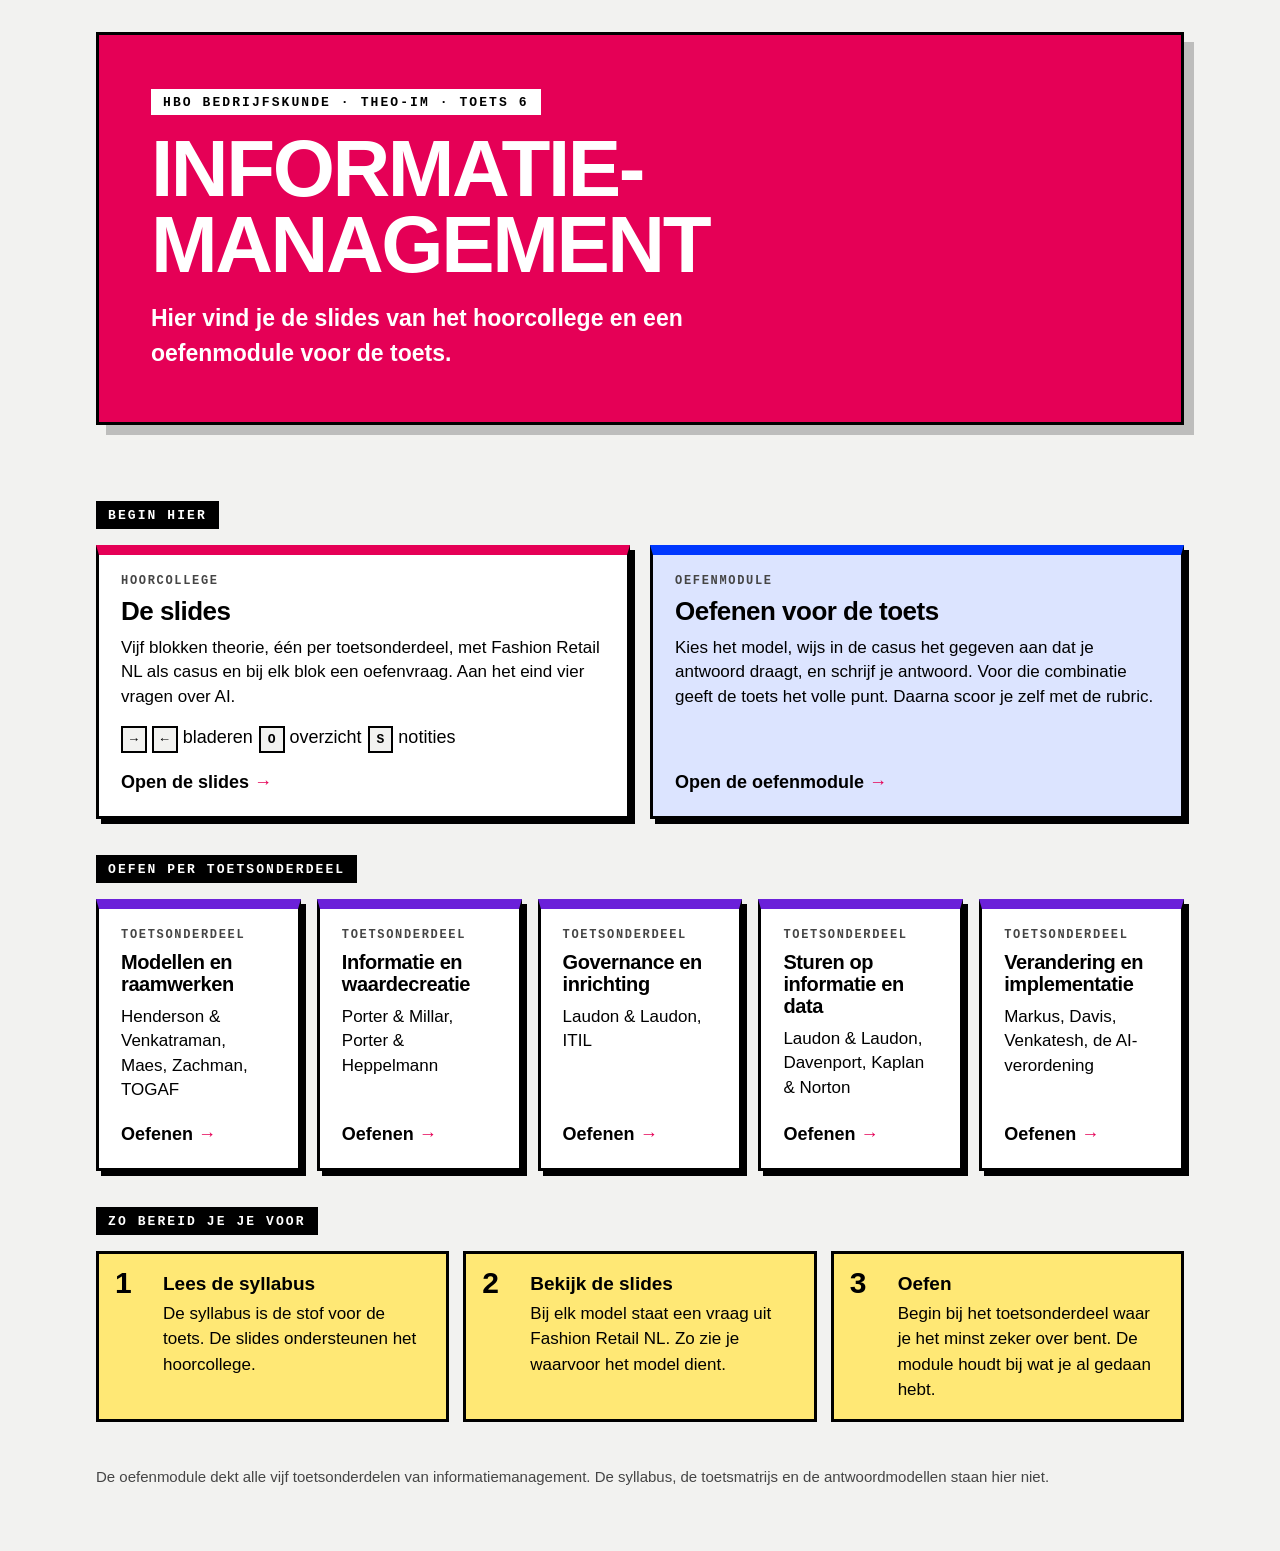
<file: index.html>
<!DOCTYPE html>
<html lang="nl">
<head>
<meta charset="utf-8">
<meta name="viewport" content="width=device-width, initial-scale=1">
<title>Informatiemanagement · toets 6</title>
<style>
/* Huisstijl van het hoorcollege: zwart-wit met één schreeuwende kleur */
:root {
  --han: #E50056; --ink: #000000; --paper: #FFFFFF; --wash: #F2F2F0; --grijs: #454545;
  --mens2: #FFE875; --extern: #6B21D9; --extern2: #E9DBFF; --goed: #0038FF; --goed2: #DCE4FF;
  --bw: 3px; --sh: 5px 5px 0 var(--ink);
  --f: "Avenir Next","Avenir","Nunito Sans","Segoe UI",Helvetica,Arial,sans-serif;
  --fm: ui-monospace,"SF Mono",SFMono-Regular,Menlo,Consolas,monospace;
}
* { box-sizing: border-box; }
html { color-scheme: light; }
body { margin: 0; background: var(--wash); color: var(--ink); font: 18px/1.5 var(--f); -webkit-font-smoothing: antialiased; }
a { color: inherit; }
:where(a):focus-visible { outline: 4px solid var(--han); outline-offset: 3px; }
.pagina { max-inline-size: 1120px; margin: 0 auto; padding: 0 16px 64px; }

.mast { background: var(--han); color: var(--paper); border: var(--bw) solid var(--ink); box-shadow: 10px 10px 0 rgba(0,0,0,.22); margin: 32px 0 40px; padding: clamp(24px, 5vw, 52px); }
.etiket { display: inline-block; background: var(--paper); color: var(--ink); font: 700 13px/1 var(--fm); letter-spacing: .16em; text-transform: uppercase; padding: 7px 12px 6px; }
.mast h1 { font-size: clamp(36px, 7vw, 80px); line-height: .95; letter-spacing: -.03em; text-transform: uppercase; margin: 16px 0 0; font-weight: 800; }
.mast p { font-size: clamp(18px, 2.4vw, 23px); font-weight: 600; max-inline-size: 52ch; margin: 18px 0 0; }

h2 { display: inline-block; background: var(--ink); color: var(--paper); font: 700 13px/1 var(--fm); letter-spacing: .16em; text-transform: uppercase; padding: 8px 12px 7px; margin: 36px 0 16px; }

.groot { display: grid; gap: 20px; grid-template-columns: repeat(auto-fit, minmax(300px, 1fr)); }
.klein { display: grid; gap: 16px; grid-template-columns: repeat(auto-fit, minmax(200px, 1fr)); }

.kaart { display: flex; flex-direction: column; gap: 10px; background: var(--paper); border: var(--bw) solid var(--ink); border-top: 10px solid var(--kleur, var(--ink)); box-shadow: var(--sh); padding: 20px 22px; text-decoration: none; transition: transform .15s ease, box-shadow .15s ease; }
.kaart:hover { transform: translate(-2px, -2px); box-shadow: 7px 7px 0 var(--ink); }
.kaart .soort { font: 700 12px/1 var(--fm); letter-spacing: .14em; text-transform: uppercase; color: var(--grijs); }
.kaart h3 { font-size: 26px; line-height: 1.1; margin: 0; font-weight: 800; letter-spacing: -.02em; }
.kaart p { margin: 0; font-size: 17px; line-height: 1.45; }
.kaart .naar { margin-top: auto; padding-top: 8px; font-weight: 800; }
.kaart .naar::after { content: " →"; color: var(--han); }
.slides { --kleur: var(--han); }
.oefenen { --kleur: var(--goed); background: var(--goed2); }
.klein .kaart h3 { font-size: 20px; }
.klein .kaart { --kleur: var(--extern); }

.toetsen { list-style: none; padding: 0; margin: 4px 0 0; display: flex; flex-wrap: wrap; gap: 6px; }
.toetsen kbd { font: 700 13px/1 var(--fm); background: var(--wash); border: 2px solid var(--ink); padding: 4px 7px; }

.stappen { counter-reset: stap; list-style: none; padding: 0; margin: 0; display: grid; gap: 14px; grid-template-columns: repeat(auto-fit, minmax(260px, 1fr)); }
.stappen li { background: var(--mens2); border: var(--bw) solid var(--ink); padding: 16px 18px 16px 64px; position: relative; font-size: 17px; }
.stappen li::before { counter-increment: stap; content: counter(stap); position: absolute; left: 16px; top: 14px; font: 800 30px/1 var(--f); }
.stappen b { display: block; font-size: 19px; margin-bottom: 2px; }

footer { margin-top: 44px; font-size: 15px; color: var(--grijs); }

@media (prefers-reduced-motion: reduce) { .kaart { transition: none; } .kaart:hover { transform: none; } }
</style>
</head>
<body>
<div class="pagina">
  <header class="mast">
    <span class="etiket">HBO Bedrijfskunde · THEO-IM · toets 6</span>
    <h1>Informatie&shy;management</h1>
    <p>Hier vind je de slides van het hoorcollege en een oefenmodule voor de toets.</p>
  </header>

  <main>
    <h2>Begin hier</h2>
    <div class="groot">
      <a class="kaart slides" href="hoorcollege-informatiemanagement-v2.html">
        <span class="soort">Hoorcollege</span>
        <h3>De slides</h3>
        <p>Vijf blokken theorie, één per toetsonderdeel, met Fashion Retail NL als casus en bij elk blok een oefenvraag. Aan het eind vier vragen over AI.</p>
        <ul class="toetsen" aria-label="Sneltoetsen">
          <li><kbd>→</kbd> <kbd>←</kbd> bladeren</li>
          <li><kbd>O</kbd> overzicht</li>
          <li><kbd>S</kbd> notities</li>
        </ul>
        <span class="naar">Open de slides</span>
      </a>
      <a class="kaart oefenen" href="oefenen/">
        <span class="soort">Oefenmodule</span>
        <h3>Oefenen voor de toets</h3>
        <p>Kies het model, wijs in de casus het gegeven aan dat je antwoord draagt, en schrijf je antwoord. Voor die combinatie geeft de toets het volle punt. Daarna scoor je zelf met de rubric.</p>
        <span class="naar">Open de oefenmodule</span>
      </a>
    </div>

    <h2>Oefen per toetsonderdeel</h2>
    <div class="klein">
      <a class="kaart" href="oefenen/#/c5">
        <span class="soort">Toetsonderdeel</span>
        <h3>Modellen en raamwerken</h3>
        <p>Henderson &amp; Venkatraman, Maes, Zachman, TOGAF</p>
        <span class="naar">Oefenen</span>
      </a>
      <a class="kaart" href="oefenen/#/c6">
        <span class="soort">Toetsonderdeel</span>
        <h3>Informatie en waardecreatie</h3>
        <p>Porter &amp; Millar, Porter &amp; Heppelmann</p>
        <span class="naar">Oefenen</span>
      </a>
      <a class="kaart" href="oefenen/#/c7">
        <span class="soort">Toetsonderdeel</span>
        <h3>Governance en inrichting</h3>
        <p>Laudon &amp; Laudon, ITIL</p>
        <span class="naar">Oefenen</span>
      </a>
      <a class="kaart" href="oefenen/#/c8">
        <span class="soort">Toetsonderdeel</span>
        <h3>Sturen op informatie en data</h3>
        <p>Laudon &amp; Laudon, Davenport, Kaplan &amp; Norton</p>
        <span class="naar">Oefenen</span>
      </a>
      <a class="kaart" href="oefenen/#/c9">
        <span class="soort">Toetsonderdeel</span>
        <h3>Verandering en implementatie</h3>
        <p>Markus, Davis, Venkatesh, de AI-verordening</p>
        <span class="naar">Oefenen</span>
      </a>
    </div>

    <h2>Zo bereid je je voor</h2>
    <ol class="stappen">
      <li><b>Lees de syllabus</b>De syllabus is de stof voor de toets. De slides ondersteunen het hoorcollege.</li>
      <li><b>Bekijk de slides</b>Bij elk model staat een vraag uit Fashion Retail NL. Zo zie je waarvoor het model dient.</li>
      <li><b>Oefen</b>Begin bij het toetsonderdeel waar je het minst zeker over bent. De module houdt bij wat je al gedaan hebt.</li>
    </ol>
  </main>

  <footer>De oefenmodule dekt alle vijf toetsonderdelen van informatiemanagement. De syllabus, de toetsmatrijs en de antwoordmodellen staan hier niet.</footer>
</div>
</body>
</html>
</file>
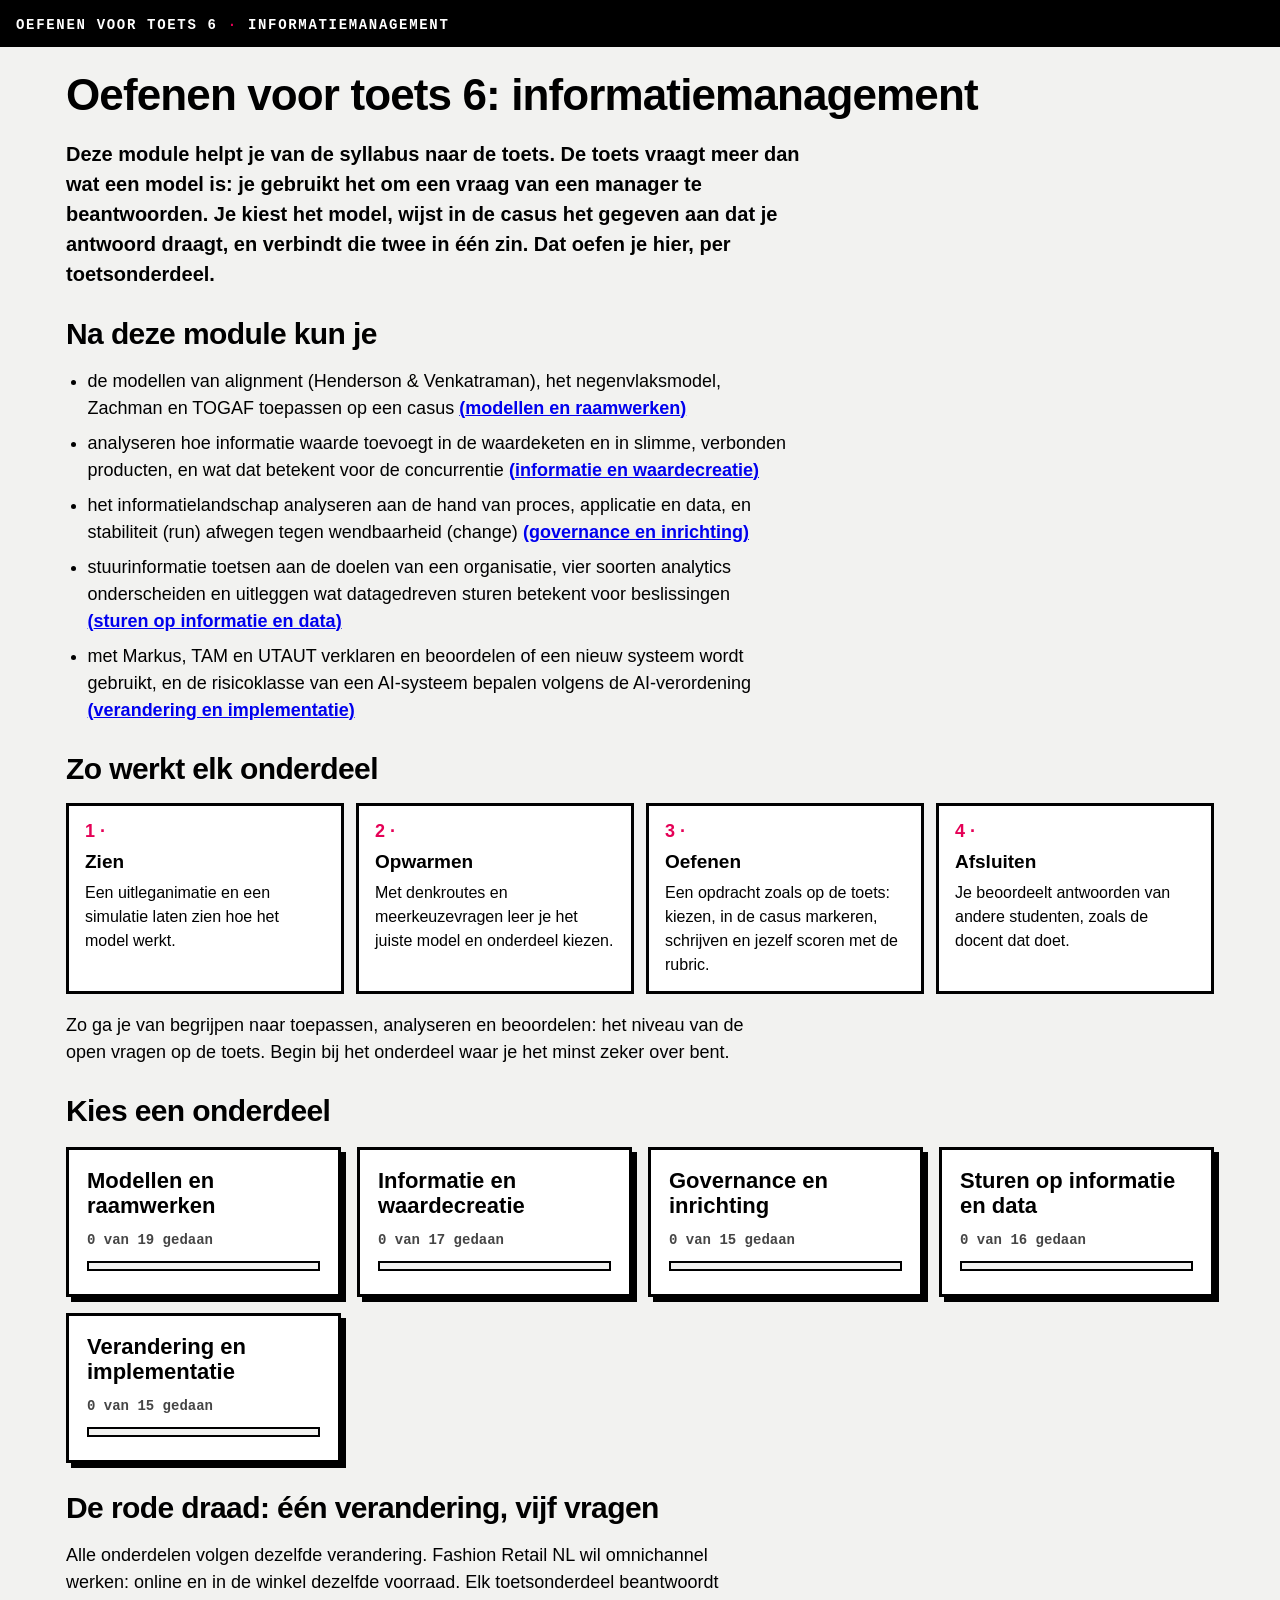
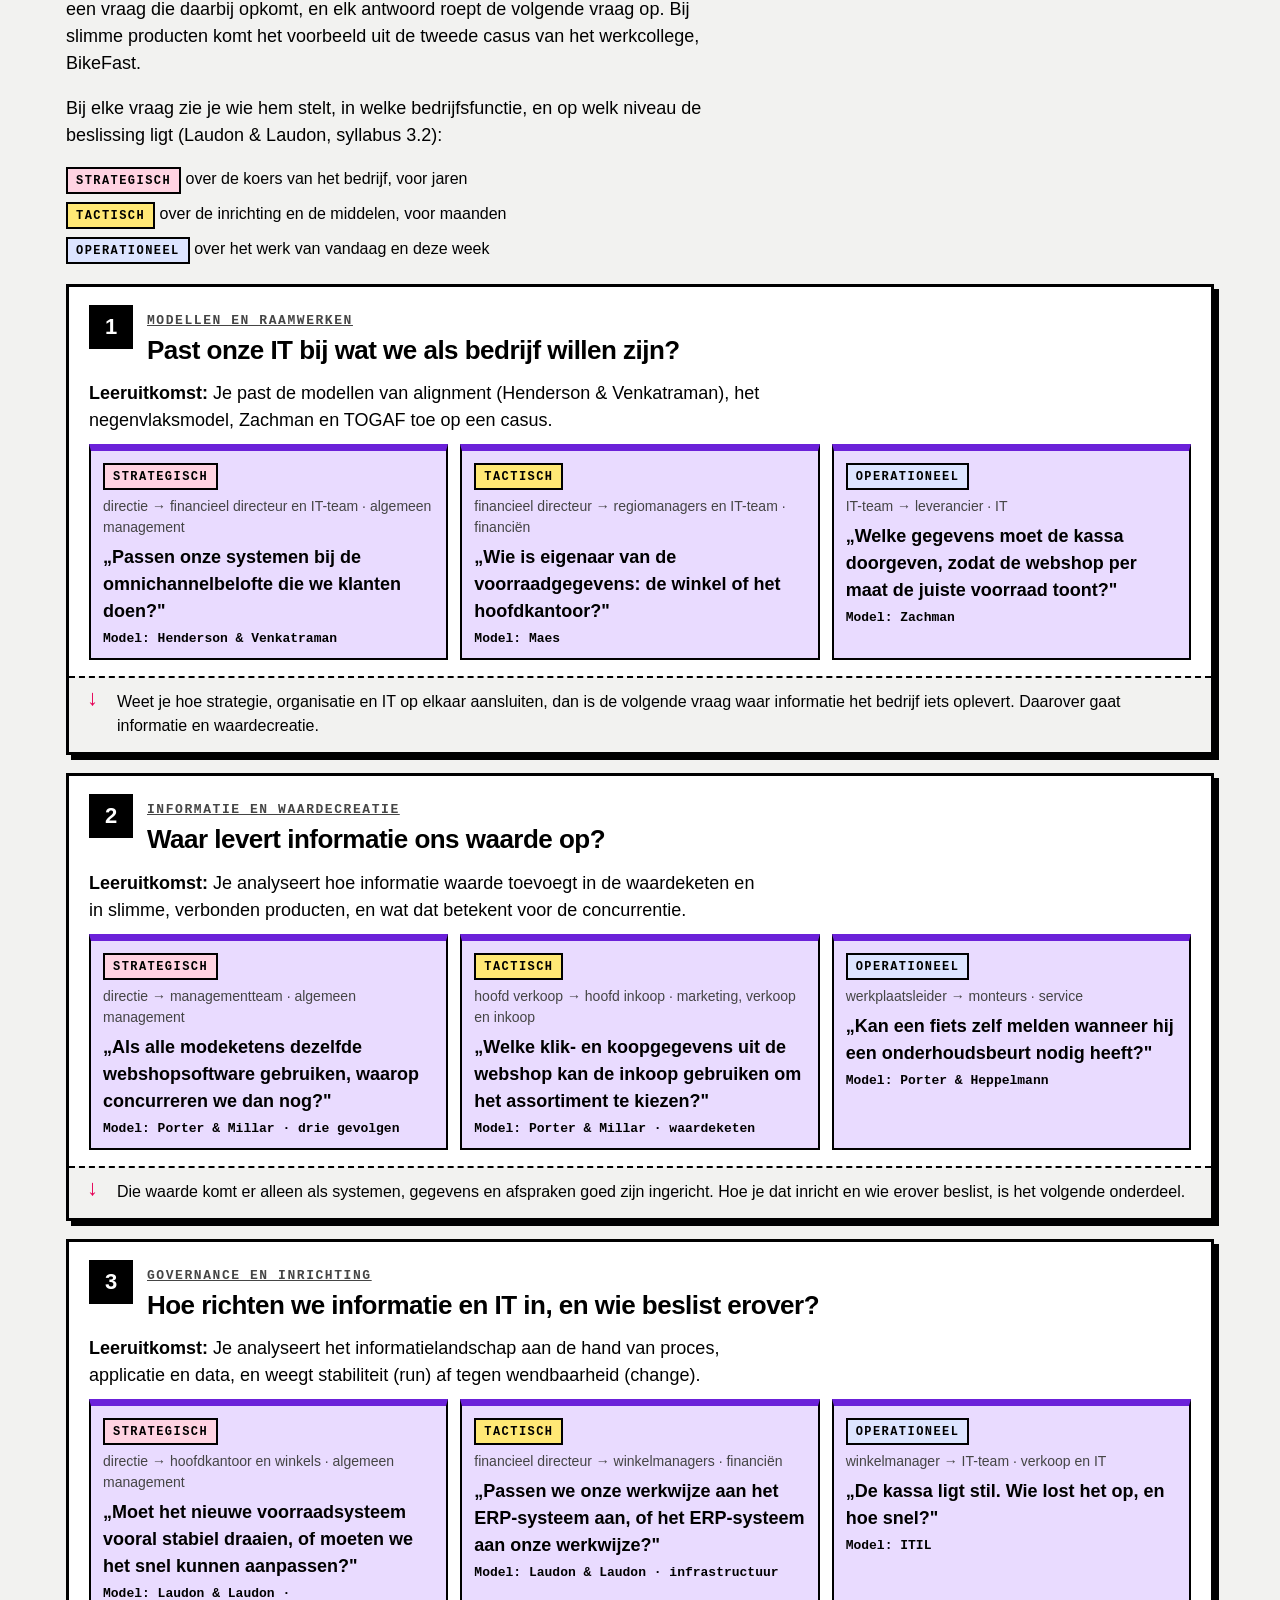
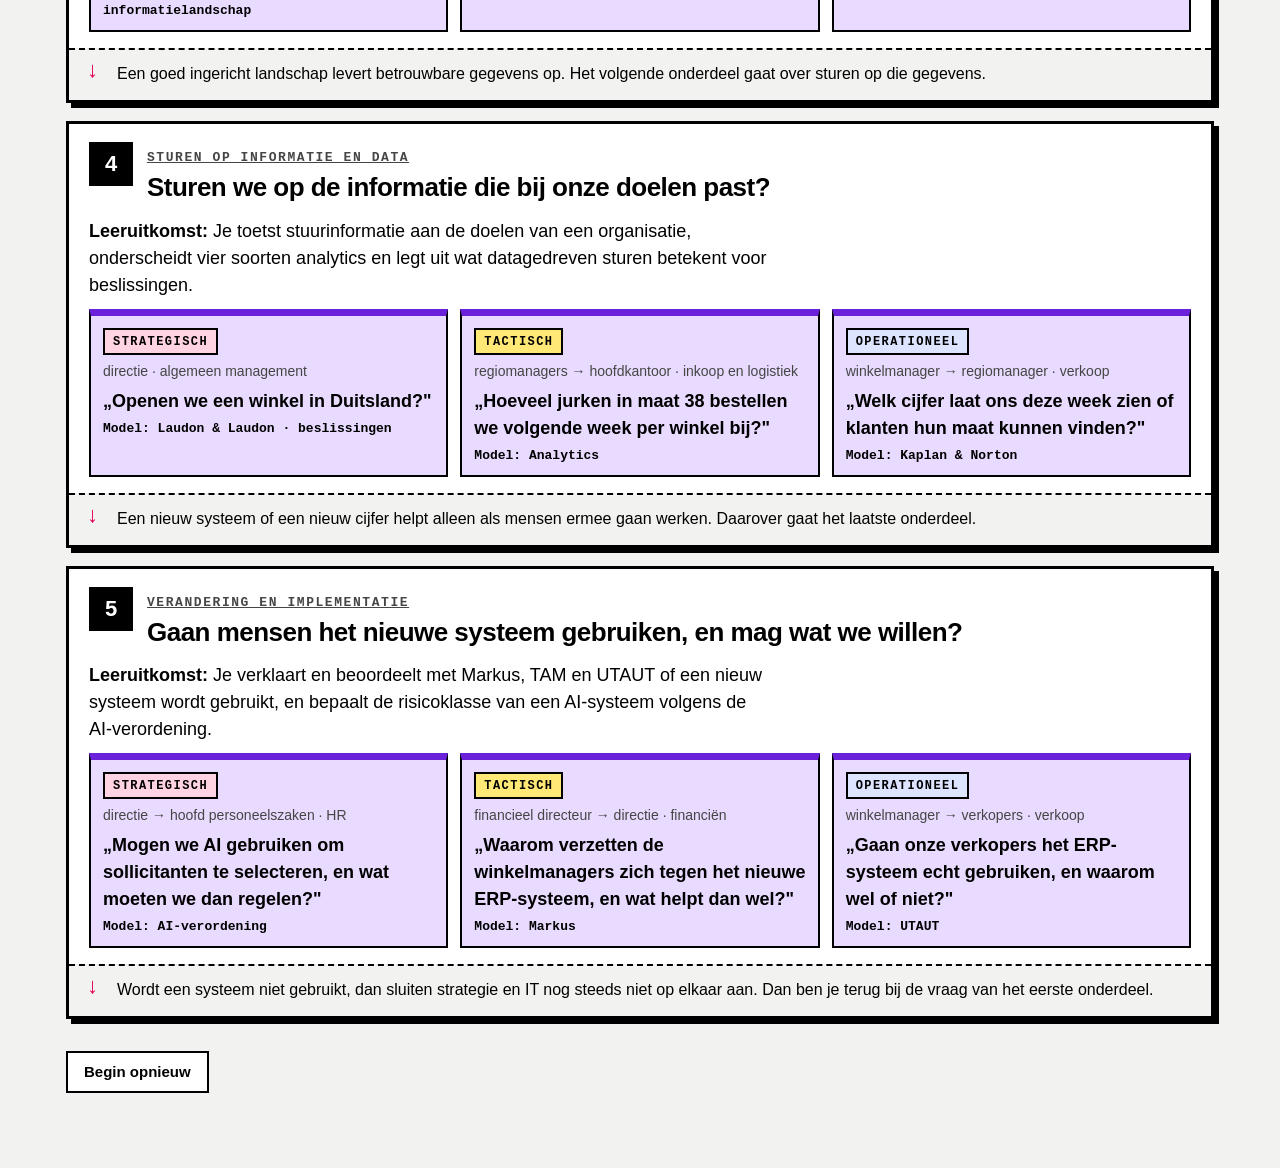
<file: oefenen/index.html>
<!doctype html>
<html lang="nl">
  <head>
    <meta charset="utf-8">
    <meta name="viewport" content="width=device-width, initial-scale=1">
    <title>Oefenen voor toets 6 · Informatiemanagement</title>
    <script type="module" crossorigin src="./assets/index-CpF-s7Xc.js"></script>
    <link rel="stylesheet" crossorigin href="./assets/index-CH881rrX.css">
  </head>
  <body>
    <div id="app"></div>
  </body>
</html>
</file>
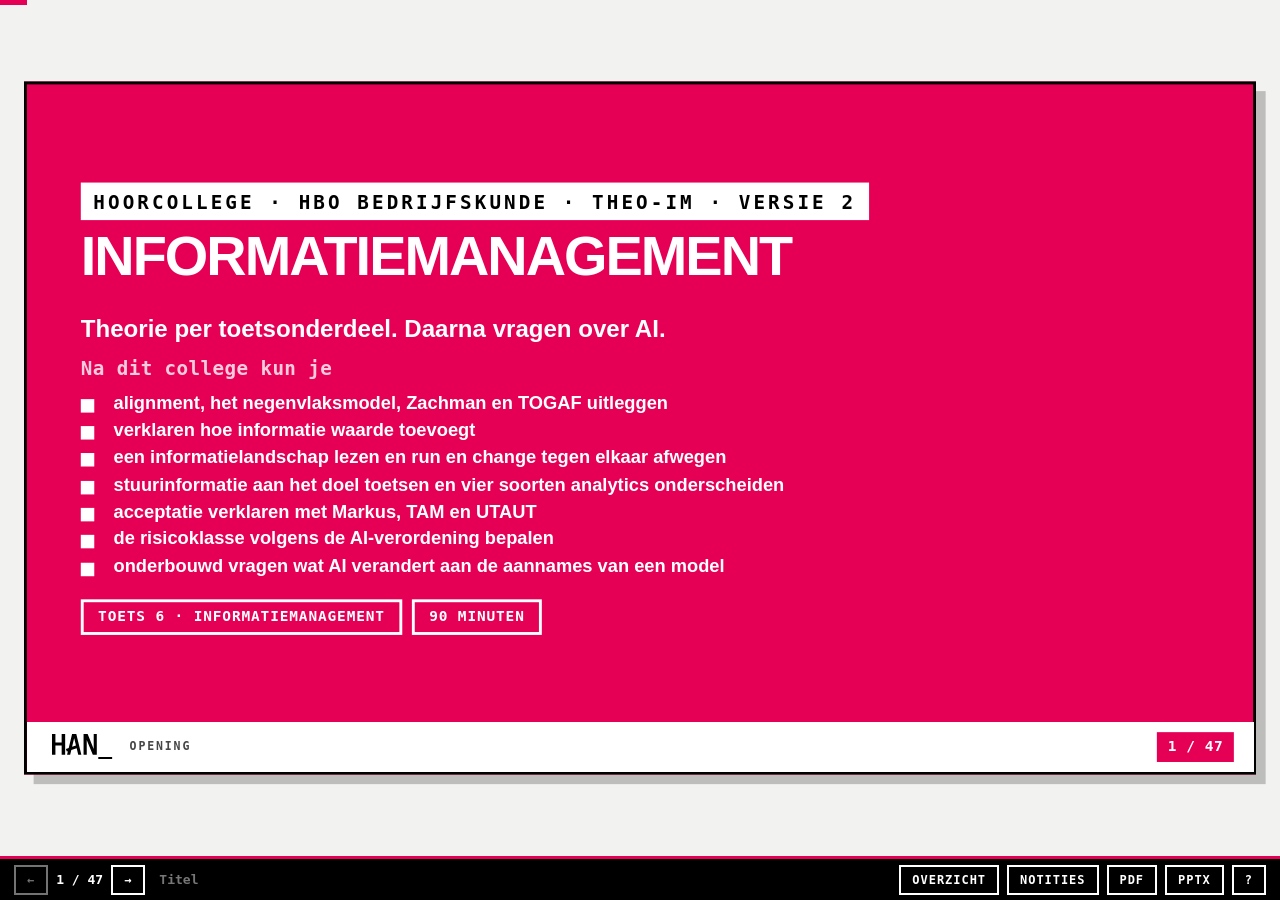
<file: hoorcollege-informatiemanagement-v2.html>
<!DOCTYPE html>
<html lang="nl">
<head>
<meta charset="utf-8">
<meta name="viewport" content="width=device-width, initial-scale=1">
<title>Informatiemanagement — hoorcollege v2 · HBO Bedrijfskunde · THEO-IM</title>
<style>
:root{
  /* HAN-huisstijl: één schreeuwende kleur op zwart-wit (han.nl, gecontroleerd 25-08-2026) */
  --han:#E50056; --ink:#000000; --paper:#FFFFFF; --grey:#454545; --grey2:#767676;
  --wash:#F2F2F0; --line:#000000;
  /* werksoorten in het diagram — vlakke, verzadigde vlakken met zwarte tekst */
  --acc:#E50056;   --acc2:#FFE1EC;    /* AI-werk        */
  --good:#0038FF;  --good2:#DCE4FF;   /* code beslist   */
  --mens:#8A6A00;  --mens2:#FFE875;   /* mens beslist   */
  --extern:#6B21D9;--extern2:#E9DBFF; /* extern mandaat */
  --bad:#000000;   --bad2:#DEDEDE;    /* geen toegang   */
  --tx:#000000; --tx2:#454545; --tx3:#767676; --panel:#F2F2F0; --panel2:#E6E6E3; --line2:#C9C9C4;
  --cap1:#8A6A00; --cap2:#454545; --cap3:#0038FF; --cap4:#0A8F4D; --cap5:#6B21D9; --cap6:#0A8F4D;
  --bw:3px; --sh:5px 5px 0 var(--ink);
  --f:"Avenir Next","Avenir","Nunito Sans","Segoe UI",Helvetica,Arial,sans-serif;
  --fm:ui-monospace,"SF Mono",SFMono-Regular,Menlo,Consolas,monospace;
  --slw:1280px; --slh:720px;
}
*{box-sizing:border-box}
html,body{margin:0;padding:0;height:100%}
body{background:var(--wash);color:var(--ink);overflow:hidden;font:16px/1.45 var(--f);-webkit-font-smoothing:antialiased}

/* ============================ podium ============================ */
#stage{position:fixed;inset-inline:0;inset-block-start:0;block-size:100vh;overflow:hidden}
#deck{position:absolute;inset-inline-start:50%;inset-block-start:50%;inline-size:var(--slw);block-size:var(--slh);
  transform:translate(-50%,-50%) scale(var(--scale,1));transform-origin:center center}
.slide{position:absolute;inset:0;inline-size:var(--slw);block-size:var(--slh);
  background:var(--paper);color:var(--ink);padding:38px 56px 78px;overflow:hidden;
  border:var(--bw) solid var(--ink);box-shadow:10px 10px 0 rgba(0,0,0,.22);display:none;flex-direction:column}
.slide.on{display:flex}

/* ============================ typografie ============================ */
.eyebrow{display:inline-flex;align-items:center;gap:9px;align-self:flex-start;margin:0 0 14px;
  background:var(--ink);color:var(--paper);padding:6px 13px 5px;
  font:700 15px/1 var(--fm);letter-spacing:.16em;text-transform:uppercase}
.eyebrow b{color:var(--han);font-weight:700}
h1{font-size:70px;line-height:.94;letter-spacing:-.035em;margin:0 0 20px;font-weight:800;text-transform:uppercase}
h2{font-size:42px;line-height:1.04;letter-spacing:-.025em;margin:0 0 4px;font-weight:800}
h2 em{font-style:normal;color:var(--han)}
.lead{font-size:26px;line-height:1.34;color:var(--grey);margin:0 0 20px;max-inline-size:62ch;font-weight:500}
.slide p{font-size:20px;line-height:1.42;margin:0 0 10px}
.small{font-size:21px;color:var(--grey)}
.tiny{font:600 16px/1.35 var(--fm);color:var(--grey);letter-spacing:.02em}
strong,b{font-weight:700}
.hl{background:var(--mens2);box-shadow:0 0 0 3px var(--mens2);font-weight:700}
.body{flex:1;min-block-size:0;display:flex;flex-direction:column;justify-content:center}
.body.top{justify-content:flex-start}

/* ============================ lijsten ============================ */
ul.big{list-style:none;margin:0;padding:0;display:grid;gap:11px}
ul.big li{font-size:21px;line-height:1.32;padding-inline-start:34px;position:relative;font-weight:600}
ul.big li::before{content:"";position:absolute;inset-inline-start:0;inset-block-start:.42em;
  inline-size:14px;block-size:14px;background:var(--han)}
ul.big li i{font-style:normal;color:var(--grey);font-size:20px;display:block;margin-block-start:2px;font-weight:400}

/* ============================ blokken ============================ */
.grid{display:grid;gap:13px}
.g2{grid-template-columns:1fr 1fr}
.g3{grid-template-columns:repeat(3,1fr)}
.g4{grid-template-columns:repeat(4,1fr)}
.split{display:grid;grid-template-columns:1.02fr .98fr;gap:26px;align-items:center;flex:1;min-block-size:0}
.split.wide-l{grid-template-columns:1.34fr .66fr}
.split.wide-r{grid-template-columns:.62fr 1.38fr}

.card{background:var(--paper);border:var(--bw) solid var(--ink);padding:13px 15px;box-shadow:var(--sh)}
.card>b{display:block;font-size:24px;line-height:1.16;margin-block-end:4px;font-weight:800}
.card>span{display:block;font-size:24px;line-height:1.36;color:var(--grey)}
.card.k{border-block-start:9px solid var(--kc,var(--ink));background:var(--kbg,var(--paper))}
.k-ai{--kc:var(--acc);--kbg:var(--acc2)}
.k-code{--kc:var(--good);--kbg:var(--good2)}
.k-mens{--kc:var(--mens);--kbg:var(--mens2)}
.k-extern{--kc:var(--extern);--kbg:var(--extern2)}
.k-bad{--kc:var(--ink);--kbg:var(--bad2)}
.k-plain{--kc:var(--grey2);--kbg:var(--paper)}
.card.k>span{color:var(--ink)}
.card>i{display:block;font-style:normal;font-size:19px;line-height:1.3;color:var(--grey);margin-block-start:5px;font-weight:500}

/* ============================ dichte vakjes ============================
   De vier dingen die je nodig hebt om de openingsvraag te beantwoorden.
   Ze staan een uur lang dicht en gaan open bij "Een organisatievraag,
   geen technologievraag". */
.slot{border:var(--bw) solid var(--ink);background:var(--ink);color:var(--paper);
  padding:26px 12px 22px;display:grid;place-items:center;gap:9px;box-shadow:var(--sh)}
.slot em{font-style:normal;font-size:50px;line-height:.9;font-weight:800;color:var(--han)}
.slot span{font:700 14px/1 var(--fm);letter-spacing:.16em;text-transform:uppercase;opacity:.66}

/* ============================ tabellen ============================ */
table.t{inline-size:100%;border-collapse:collapse;font-size:21px;border:var(--bw) solid var(--ink);background:var(--paper)}
table.t th{text-align:left;font:700 14px/1.2 var(--fm);letter-spacing:.1em;text-transform:uppercase;
  color:var(--paper);background:var(--ink);padding:8px 11px}
table.t td{padding:7px 11px;border-block-start:2px solid var(--ink);vertical-align:top;line-height:1.3;font-weight:600}
table.t tr:first-child td{border-block-start:none}
table.t .q{color:var(--grey);font-weight:500}
table.t.vs th:first-child{background:var(--ink)}
table.t.vs th:last-child{background:var(--han)}

/* ============================ socratische exercitie ============================ */
.socratic{border:var(--bw) solid var(--ink);background:var(--mens2);padding:15px 18px;display:grid;gap:8px;box-shadow:var(--sh)}
.socratic .lbl{display:inline-flex;align-items:center;gap:10px;align-self:flex-start;
  background:var(--ink);color:var(--paper);padding:5px 11px 4px;font:700 14px/1 var(--fm);
  letter-spacing:.14em;text-transform:uppercase}
.socratic .lbl .clock{background:var(--han);color:var(--paper);padding:3px 9px;letter-spacing:.06em}
.socratic .qq{font-size:30px;line-height:1.16;font-weight:800;margin:0;letter-spacing:-.018em}
.socratic .hint{font-size:24px;color:var(--ink);margin:0;line-height:1.32;font-weight:500}
.choices{display:grid;grid-template-columns:repeat(2,1fr);gap:8px;margin-block-start:2px}
.choices>span{background:var(--paper);border:2px solid var(--ink);padding:9px 12px;font-size:22px;
  display:flex;gap:10px;align-items:flex-start;line-height:1.26;font-weight:600}
.choices>span em{font-style:normal;font-weight:800;color:var(--paper);background:var(--ink);
  inline-size:25px;block-size:25px;flex:none;display:grid;place-items:center;font-size:14px}
.reveal{border:var(--bw) solid var(--ink);background:var(--han);color:var(--paper);padding:13px 17px;box-shadow:var(--sh)}
.reveal .lbl{display:inline-block;background:var(--paper);color:var(--han);padding:4px 10px 3px;
  font:700 12px/1 var(--fm);letter-spacing:.14em;text-transform:uppercase;margin-block-end:7px}
.reveal p{font-size:24px;margin:0;line-height:1.34;font-weight:600;color:var(--paper)}
.reveal p b{color:var(--paper)}

/* ============================ visualisaties ============================ */
.viz{display:flex;flex-direction:column;gap:7px;min-block-size:0}
.viz svg{display:block;inline-size:100%;block-size:auto;max-block-size:100%}
.viz .cap{font-size:19px;color:var(--grey);line-height:1.34;margin:0;font-weight:500}
svg text{font-family:var(--f)}
/* brutalistische diagrammen: dikke, zwarte-of-verzadigde randen, geen zachte lijnen.
   Deze regels overrulen de stroke-width-attributen in de SVG's bewust en centraal. */
.viz svg rect,.viz svg ellipse,.viz svg polygon,.viz svg circle{stroke-width:2.5}
.viz svg line{stroke-width:2.5}
.viz svg path[stroke]{stroke-width:2.2}
.viz svg [stroke-dasharray]{stroke-width:2.6}
/* een label dat bewust op een lijn ligt krijgt een witte rug, anders streept de lijn het door */
.viz svg text.halo{paint-order:stroke;stroke:var(--paper);stroke-width:5px;stroke-linejoin:round}
.legend{display:flex;flex-wrap:wrap;gap:5px 18px;font:600 17px/1.2 var(--f);color:var(--ink)}
.legend>span{display:inline-flex;align-items:center;gap:7px}
.legend i{inline-size:14px;block-size:14px;background:var(--kc,var(--ink));border:2px solid var(--ink);flex:none}
.legend i.dash{inline-size:20px;block-size:0;border:none;border-block-start:3px dashed var(--kc,var(--ink))}

/* ============================ hero-slides ============================ */
.title-slide{background:var(--han);color:var(--paper);justify-content:center;border-color:var(--ink)}
.title-slide h1{font-size:84px}
.title-slide .lead{color:var(--paper);font-size:25px;max-inline-size:58ch;font-weight:600}
.title-slide .eyebrow{background:var(--paper);color:var(--ink)}
.title-slide ul.big li,.part-slide ul.big li{color:var(--paper)}
.title-slide ul.big li::before,.part-slide ul.big li::before{background:var(--paper)}
.title-slide .meta{display:flex;gap:10px;flex-wrap:wrap;margin-block-start:26px}
.title-slide .meta span{border:3px solid var(--paper);padding:8px 15px;font:700 15px/1 var(--fm);
  letter-spacing:.06em;text-transform:uppercase;color:var(--paper)}
.part-slide{background:var(--ink);color:var(--paper);justify-content:center}
.part-slide h1{font-size:78px;color:var(--paper)}
.part-slide h1 em{font-style:normal;color:var(--han)}
.part-slide .lead{color:var(--paper);font-weight:600}
.part-slide .eyebrow{background:var(--han);color:var(--paper)}
.part-slide .meta{display:flex;gap:10px;flex-wrap:wrap;margin-block-start:26px}
.part-slide .meta span{border:3px solid var(--han);padding:8px 15px;font:700 15px/1 var(--fm);
  letter-spacing:.06em;text-transform:uppercase;color:var(--paper)}

/* ============================ voetbalk met logo ============================ */
.foot{position:absolute;inset-inline:0;inset-block-end:0;block-size:52px;background:var(--ink);
  display:flex;align-items:center;gap:18px;padding:0 20px 0 26px;color:var(--paper)}
.foot .logo{flex:none;display:block;block-size:26px;inline-size:auto}
/* het logo krijgt af en toe een gloed die van onder naar boven optrekt.
   Een tweede exemplaar ligt eroverheen; een maskerband schuift er doorheen. */
.foot .logowrap{position:relative;flex:none;display:block;block-size:26px;line-height:0}
.foot .logo-glow{position:absolute;inset-block-start:0;inset-inline-start:0;
  color:var(--han);opacity:0;pointer-events:none;
  filter:drop-shadow(0 0 1.2px var(--han)) drop-shadow(0 0 5px var(--han));
  -webkit-mask-image:linear-gradient(to top,transparent,#000 40%,#000 60%,transparent);
          mask-image:linear-gradient(to top,transparent,#000 40%,#000 60%,transparent);
  -webkit-mask-size:100% 11px;mask-size:100% 11px;
  -webkit-mask-repeat:no-repeat;mask-repeat:no-repeat;
  -webkit-mask-position:0 31px;mask-position:0 31px}
.foot .logowrap.is-glowing .logo-glow{animation:hanSweep 1.9s cubic-bezier(.4,0,.3,1)}
/* het logo is 26px hoog; de band van 11px loopt van 31px (eronder) naar -13px (erboven) */
@keyframes hanSweep{
  0%{opacity:0;-webkit-mask-position:0 31px;mask-position:0 31px}
  12%{opacity:1}
  88%{opacity:1}
  100%{opacity:0;-webkit-mask-position:0 -13px;mask-position:0 -13px}}
@media (prefers-reduced-motion:reduce){.foot .logowrap.is-glowing .logo-glow{animation:none}}
.foot .who{font:700 12px/1 var(--fm);letter-spacing:.16em;text-transform:uppercase;color:var(--paper);opacity:.82}
.foot .sp{flex:1}
.foot .num{font:800 15px/1 var(--fm);background:var(--han);color:var(--paper);padding:8px 11px;letter-spacing:.04em}
.title-slide .foot,.part-slide .foot{background:var(--paper);color:var(--ink)}
.title-slide .foot .who,.part-slide .foot .who{color:var(--ink);opacity:.72}

/* compacte variant voor slides met veel blokken */
.slide.dense h2{font-size:36px}
.slide.dense .card{padding:10px 13px}
.slide.dense .card>b{font-size:20px}
.slide.dense .card>span{font-size:19px;line-height:1.3}
.slide.dense .grid{gap:10px}
.slide.dense table.t{font-size:19px}
.slide.dense table.t th{padding:6px 10px}
/* kaartrijke slides: de kaarttekst is daar naslagstructuur, geen live-leesregel.
   21px = 15,75pt-equivalent — ruim boven de leesbaarheidsondergrens, maar compacter
   dan de 24px (18pt) die op rustiger slides wel past. */
.slide.tight .card>span{font-size:21px;line-height:1.3}
.slide.tight .card>b{font-size:21px}
.slide.tight .card>i{font-size:17px;margin-block-start:3px}
.slide.tight .card{padding:11px 13px}
/* dense is compacter dan tight; als beide gelden wint dense */
.slide.dense.tight .card>span{font-size:19px;line-height:1.3}
.slide.dense.tight .card>b{font-size:20px}
.slide.tight .socratic .qq{font-size:26px}
.slide.tight .socratic{padding:12px 15px;gap:6px}
.slide.tight table.t{font-size:19px}
.slide.tight table.t td{padding:6px 10px}
.slide.dense table.t td{padding:5px 10px}

/* ============================ bedieningsbalk ============================ */
#bar{
  position:fixed; inset-block-end:0; inset-inline:0; block-size:44px; z-index:40;
  display:flex; align-items:center; gap:8px; padding:0 14px;
  background:var(--ink); border-block-start:3px solid var(--han); font:600 13px/1 var(--fm); color:#cfcfcf;
  opacity:0; transition:opacity .22s; pointer-events:none;
}
#bar.show{opacity:1;pointer-events:auto}
#bar button{
  font:700 12px/1 var(--fm); letter-spacing:.08em; text-transform:uppercase; color:#fff;
  background:transparent; border:2px solid #fff; padding:7px 11px; cursor:pointer;
}
#bar button:hover{background:var(--han);border-color:var(--han)}
#bar button:disabled{opacity:.45;cursor:default}
#bar .sp{flex:1}
#bar .pos{font-variant-numeric:tabular-nums;font-weight:800;color:#fff}
#bar kbd{font:700 11px/1 var(--fm);background:#333;border:1px solid #666;padding:3px 5px;color:#fff}
#prog{position:fixed;inset-block-start:0;inset-inline-start:0;block-size:5px;background:var(--han);z-index:50;transition:inline-size .2s}

/* ============================ docentnotities ============================ */
#notes{
  position:fixed; inset-block-end:44px; inset-inline:0; max-block-size:38vh; overflow:auto; z-index:39;
  background:#12161c; color:#e6e9ee; padding:16px 22px 18px; display:none;
  border-block-start:4px solid var(--han); font-size:15.5px; line-height:1.55;
}
#notes.show{display:block}
#notes h4{
  margin:0 0 8px; font:700 12px/1 var(--fm); letter-spacing:.14em; text-transform:uppercase; color:var(--han);
}
#notes p{margin:0 0 8px}
#notes b{color:#fff}
#notes .t{color:#ffd400;font-weight:800}
.notes{display:none}

/* ============================ overzicht ============================ */
#grid{
  position:fixed; inset:0; z-index:60; background:var(--bg); overflow:auto; padding:26px 26px 70px;
  display:none; grid-template-columns:repeat(auto-fill,minmax(258px,1fr)); gap:18px; align-content:start;
}
#grid.show{display:grid}
#grid .thumb{
  position:relative; aspect-ratio:16/9; background:var(--paper); border:2px solid var(--line);
  overflow:hidden; cursor:pointer;
}
#grid .thumb:hover{border-color:var(--han)}
#grid .thumb.cur{border-color:var(--han);box-shadow:5px 5px 0 var(--han)}
#grid .thumb .inner{
  position:absolute; inset-block-start:0; inset-inline-start:0; inline-size:var(--slw); block-size:var(--slh);
  transform:scale(var(--tscale)); transform-origin:top left; pointer-events:none;
}
#grid .thumb .inner .slide{display:flex;box-shadow:none;border:none}
#grid .thumb .tag{
  position:absolute; inset-block-end:0; inset-inline:0; background:rgba(10,15,22,.82); color:#fff;
  font-size:12px; padding:5px 9px; display:flex; justify-content:space-between; gap:8px;
}
#grid .thumb .tag em{font-style:normal;opacity:.6;font-variant-numeric:tabular-nums}
#gridhead{
  position:sticky; inset-block-start:0; grid-column:1/-1; display:flex; align-items:center; gap:14px;
  background:var(--bg); padding-block-end:10px; z-index:2;
}
#gridhead b{font-size:19px}
#gridhead span{color:var(--tx2);font-size:14px}

/* ============================ hulp ============================ */
#help{
  position:fixed; inset:0; z-index:70; background:rgba(10,15,22,.72); display:none;
  place-items:center; padding:24px;
}
#help.show{display:grid}
#help .box{
  background:var(--paper); border-radius:16px; padding:28px 32px; max-inline-size:560px;
  box-shadow:0 24px 70px rgba(0,0,0,.34);
}
#help h3{margin:0 0 4px;font-size:23px}
#help p.sub{margin:0 0 18px;color:var(--tx2);font-size:15px}
#help dl{display:grid;grid-template-columns:auto 1fr;gap:9px 16px;margin:0;align-items:baseline}
#help dt{text-align:right}
#help dd{margin:0;font-size:15.5px;color:var(--tx2)}
#help kbd{
  font:600 12px/1 ui-monospace,SFMono-Regular,Menlo,monospace; background:var(--panel);
  border:1px solid var(--line); border-block-end-width:2px; border-radius:6px; padding:4px 7px;
}
#help .close{margin-block-start:22px;font-size:14px;color:var(--tx3)}

/* ============================ export-melding ============================ */
#toast{
  position:fixed; inset-block-end:60px; inset-inline-start:50%; translate:-50% 0; z-index:80;
  background:#12161c; color:#fff; padding:13px 22px; border-radius:12px; font-size:15px;
  box-shadow:0 14px 40px rgba(0,0,0,.34); display:none; align-items:center; gap:12px;
}
#toast.show{display:flex}
#toast .spin{
  inline-size:15px; block-size:15px; border:2px solid rgba(255,255,255,.28); border-block-start-color:#fff;
  border-radius:50%; animation:sp .7s linear infinite;
}
@keyframes sp{to{rotate:360deg}}
@media (prefers-reduced-motion:reduce){#toast .spin{animation:none}#prog{transition:none}}


/* ============================ aanwijzen ============================
   Klik een blok, een tabelrij of een vorm in een diagram aan; de rest
   van de slide dimt weg. Esc of nog een klik zet alles terug.
   Drie stijlen, te wisselen met H: dimmen, markeren, of allebei. */
.slide.hl-live, .slide.hl-live *{transition:opacity .18s ease, filter .18s ease}
.hl-cand{cursor:pointer}
.slide.hl-dim-on .hl-dim{opacity:.13;filter:saturate(.15)}
.slide.hl-dim-on svg .hl-dim{opacity:.11}

.slide.hl-mark-on .hl-hot{outline:4px solid var(--han);outline-offset:4px}
.slide.hl-mark-on tr.hl-hot td,.slide.hl-mark-on tr.hl-hot th{background:var(--mens2)}
.slide.hl-mark-on h1.hl-hot,.slide.hl-mark-on h2.hl-hot,
.slide.hl-mark-on .lead.hl-hot{outline-offset:7px}
.hl-ring{pointer-events:none}

/* de aanwijsstijl even benoemen in beeld */
#hlbadge{position:fixed;inset-block-start:14px;inset-inline-end:14px;z-index:45;
  background:var(--ink);color:#fff;font:700 12px/1 var(--fm);letter-spacing:.14em;
  text-transform:uppercase;padding:9px 13px;border-block-end:3px solid var(--han);
  display:none}
#hlbadge.show{display:block}
#hlbadge b{color:var(--han)}

/* ============================ afdrukken → PDF ============================ */
@page{size:338.6mm 190.5mm;margin:0}
@media print{
  html,body{overflow:visible;background:#fff;block-size:auto}
  #stage{position:static;display:block}
  #bar,#prog,#notes,#grid,#help,#toast{display:none !important}
  #deck{
    position:static; inset:auto; inline-size:auto; block-size:auto; transform:none;
  }
  #stage{block-size:auto;overflow:visible}
  .slide{
    position:relative; display:flex !important; inset:auto;
    inline-size:var(--slw); block-size:var(--slh);
    box-shadow:none; border:none; break-after:page; page-break-after:always;
  }
  .slide:last-child{break-after:auto;page-break-after:auto}
  .title-slide,.part-slide{-webkit-print-color-adjust:exact;print-color-adjust:exact}
  *{-webkit-print-color-adjust:exact;print-color-adjust:exact}
}

/* ============================ stapsgewijze opbouw (LRD FR-10) ============================
   Een element met data-step="n" verschijnt pas bij de n-de toetsdruk op → binnen de dia;
   ← neemt een stap terug. In het overzicht, de pdf en de pptx staat alles open. */
.step-wait{visibility:hidden}
#grid .step-wait,#raster .step-wait{visibility:visible}
@media print{.step-wait{visibility:visible}}
/* bronverwijzing in de notities: klik springt naar de bronnendia (LRD NFR-08) */
#notes a.w{color:var(--han);font:700 11px/1 var(--fm);text-decoration:none;border:1px solid var(--han);
  padding:1px 5px;margin-inline-start:2px;letter-spacing:.06em;vertical-align:1px}
#notes a.w:hover{background:var(--han);color:#fff}
#notes i{color:#ffd400;font-style:normal}
/* de twee dia's met de zeven leeruitkomsten: compacter, criterium achter de regel */
.slide.lo-lijst ul.big li{font-size:19px;line-height:1.28}
.slide.lo-lijst ul.big li i{display:inline;font-size:16px;margin-inline-start:9px;color:var(--han);font-weight:700}
</style>
</head>
<body>
<div id="prog"></div>
<div id="hlbadge"></div>
<div id="stage"><div id="deck">

<!-- ============================ 1 · TITEL ============================ -->
<section class="slide title-slide lo-lijst" data-part="Opening" data-title="Titel" data-minuten="4">
  <p class="eyebrow">Hoorcollege · HBO Bedrijfskunde · THEO-IM · versie 2</p>
  <h1 style="font-size:58px">Informatiemanagement</h1>
  <p class="lead" style="margin-block-start:10px">Theorie per toetsonderdeel. Daarna vragen over AI.</p>
  <p class="tiny" style="color:var(--paper);opacity:.8;margin:0 0 9px">Na dit college kun je</p>
  <ul class="big" style="margin:0 0 12px;max-inline-size:86ch;gap:4px">
    <li data-lo="LO1">alignment, het negenvlaksmodel, Zachman en TOGAF uitleggen</li>
    <li data-lo="LO2">verklaren hoe informatie waarde toevoegt</li>
    <li data-lo="LO3">een informatielandschap lezen en run en change tegen elkaar afwegen</li>
    <li data-lo="LO4">stuurinformatie aan het doel toetsen en vier soorten analytics onderscheiden</li>
    <li data-lo="LO5">acceptatie verklaren met Markus, TAM en UTAUT</li>
    <li data-lo="LO6">de risicoklasse volgens de AI-verordening bepalen</li>
    <li data-lo="LO7">onderbouwd vragen wat AI verandert aan de aannames van een model</li>
  </ul>
  <div class="meta" style="margin-block-start:10px"><span>Toets 6 · informatiemanagement</span><span>90 minuten</span></div>
  <div class="notes">
    <p class="t">Vertel erbij</p>
    <p>De leeruitkomsten voluit: LO1: de modellen van alignment, het negenvlaksmodel, Zachman en TOGAF herkennen en uitleggen · LO2: uitleggen hoe informatie waarde toevoegt in de waardeketen en in slimme, verbonden producten · LO3: het informatielandschap van een bedrijf beschrijven en afwegen tussen run en change · LO4: stuurinformatie toetsen aan de doelen en de vier soorten analytics onderscheiden · LO5: met Markus, TAM en UTAUT verklaren of een nieuw systeem wordt gebruikt · LO6: de risicoklasse van een systeem volgens de AI-verordening bepalen, met de plichten die erbij horen · LO7: een onderbouwde vraag stellen over wat AI doet met de aannames onder een model. Zeg bij de opening: „Eerst de theorie uit de syllabus, blok voor blok zoals de toets hem vraagt. Aan het eind vragen over AI, om over te praten."</p>
    <p class="t">De opbouw van dit college</p>
    <p>Dit college scheidt theorie en reflectie. Eerst komt de theorie zoals de syllabus en de toets haar vragen, zonder oordeel. Pas in het laatste blok stellen we vragen over AI. Die vragen zijn bedoeld voor discussie en reflectie, niet als nieuwe waarheid. Zeg dat aan het begin hardop, zodat studenten weten dat alles vóór het reflectieblok toetsstof is.</p>
    <p class="t">Tijdbudget</p>
    <p>Opening 4 minuten, blok 1 16, blok 2 8, blok 3 13, pauze 10, blok 4 13, blok 5 12, reflectie 11, afsluiting 3. Samen 90 minuten.</p>
    <p class="t">De koppeling aan de toets</p>
    <p>Toets 6 telt vijf criteria voor informatiemanagement, criterium 5 tot en met 9, elk 10% van het cijfer. Per criterium twee meerkeuzevragen en één open vraag. Leeruitkomst 1 hoort bij criterium 5, 2 bij 6, 3 bij 7, 4 bij 8, 5 en 6 bij 9. Leeruitkomst 7 wordt niet apart getoetst. Criterium 8 vraagt wel om „de implicaties van data-gedreven sturing en AI voor besluitvorming" te duiden; daar bereidt het reflectieblok op voor.</p>
  </div>
</section>

<!-- ============================ 2 · DE CASUS ============================ -->
<section class="slide" data-part="Opening" data-title="De casus: Fashion Retail NL" data-casus="nl">
  <p class="eyebrow">De casus van vandaag · ook die van het werkcollege</p>
  <h2>Fashion Retail NL wil omnichannel werken: overal dezelfde voorraad. <em>Dat lukt niet.</em></h2>
  <div class="body">
    <div class="split">
      <div class="grid g3" style="grid-template-columns:1fr;gap:10px">
        <div class="slot"><em>10</em><span>winkels, plus een webshop met 35% van de omzet</span></div>
        <div class="slot"><em>4</em><span>losse systemen: kassa per winkel, webshop, voorraadsysteem, Excel</span></div>
        <div class="slot"><em>1</em><span>nieuw ERP-systeem: één pakket voor voorraad, verkoop en administratie</span></div>
      </div>
      <div class="socratic" data-vorm="voorspellen">
      <p class="lbl">Voorspellen — op papier <span class="clock">1 min</span></p>
      <p class="qq">Wat is het grootste probleem: de strategie, de systemen of wie er beslist?</p>
      <p class="hint">Kies één. Schrijf op waarom.</p>
    </div>
    </div>
  </div>
  <div class="notes">
    <p class="t">Vertel erbij</p>
    <p>De casus: een kledingketen die dé omnichannel-modeketen wil worden, online bestellen en in de winkel ophalen. Elke winkel een eigen kassa, de webshop een eigen systeem, kassadata elke dag via Excel naar het hoofdkantoor, click &amp; collect werkt slecht. Vertel de casus in een minuut; de twee getallen op de dia zijn je houvast. Hint bij de opdracht: „Aan het eind van blok 3 kijken we of je keuze klopt."</p>
    <p class="t">Waarom deze casus</p>
    <p>Fashion Retail NL is de casus van het werkcollege (studentenwerkblad). Wat de studenten vandaag bij elk model zien, passen ze in het werkcollege zelf toe. De casus heeft alles wat de theorie nodig heeft: een strategie (omnichannel), een versnipperd informatielandschap, een strijd tussen hoofdkantoor en winkels, data die niet gebruikt wordt, en weerstand tegen nieuwe systemen.</p>
    <p class="t">De feiten uit het werkblad, om bij de hand te hebben</p>
    <p>Dameskleding voor werkende vrouwen van 30 tot 50. Concurrenten Zara, H&amp;M en Zalando. De directie wil niet op de laagste prijs concurreren, maar op service en beschikbaarheid. Kassasystemen per winkel, een webshopplatform in de cloud, een voorraadsysteem en Excel. Een IT-team van 4 fte dat vooral alles draaiend houdt. Winkelmanagers kopen soms zelf software. Geen klantenkaart, dus online en winkelgedrag zijn niet te koppelen. Kortingen aan het eind van het seizoen bepalen regiomanagers op ervaring. Het kassasysteem van 2023 kwam zonder training en lag weken regelmatig stil. De financieel directeur heeft net een ERP-systeem gekozen, zonder de winkels.</p>
    <p class="t">Regie</p>
    <p>Eén minuut. Niet bespreken. Het antwoord „alle drie" is goed, maar laat ze er één kiezen: dat dwingt tot een oordeel. Aan het eind van blok 3 (dia 26) komt de vraag terug.</p>
  </div>
</section>

<!-- ============================ 3 · ROUTE ============================ -->
<section class="slide" data-part="Opening" data-title="De route van vandaag">
  <p class="eyebrow">De opbouw</p>
  <h2>Vijf blokken theorie, één per toetsonderdeel. <em>Daarna vragen.</em></h2>
  <div class="body">
    <div class="card k k-extern" style="margin-block-end:12px"><b>Bij elk model: een beslisvraag</b><span>Wie vraagt het aan wie, en op welk niveau ligt de beslissing: strategisch, tactisch of operationeel?</span></div>
    <div class="grid g3">
      <div class="card k k-code"><b>1 · Modellen en raamwerken</b></div>
      <div class="card k k-code"><b>2 · Informatie en waardecreatie</b></div>
      <div class="card k k-code"><b>3 · Governance en inrichting</b></div>
      <div class="card k k-mens"><b>4 · Sturen op informatie en data</b></div>
      <div class="card k k-mens"><b>5 · Verandering en implementatie</b></div>
      <div class="card k k-ai"><b>6 · Reflectie</b><i>vragen over AI</i></div>
    </div>
  </div>
  <div class="notes">
    <p class="t">De beslisvraag op de dia</p>
    <p>Bij elk model staat een paarse kaart: een vraag die iemand bij Fashion Retail NL echt stelt, met de rol, aan wie, en het niveau van de beslissing. Het niveau hoort bij de beslissing, niet bij wie de vraag stelt: een financieel directeur kan een tactische vraag stellen. Zo zie je waarvoor het model dient. De drie niveaus komen uit Laudon &amp; Laudon (syllabus 3.2): het bestuur neemt strategische beslissingen, het middenmanagement tactische, het operationeel management operationele. Bij Fashion Retail NL zijn dat de directie, de regiomanagers en het hoofdkantoor, en de winkelmanagers.</p>
    <p class="t">Vertel erbij</p>
    <p>De bronnen per blok: 1 Henderson &amp; Venkatraman, Maes, Zachman, TOGAF. 2 Porter &amp; Millar, Porter &amp; Heppelmann. 3 Laudon &amp; Laudon, ITIL, governance. 4 Laudon &amp; Laudon, Davenport, Kaplan &amp; Norton. 5 Markus, Davis, Venkatesh, de AI-verordening. 6 vier vragen over AI en de aannames onder de modellen; dat oefent het duiden uit criterium 8.</p>
    <p class="t">Wat je zegt</p>
    <p>„Blok 1 tot en met 5 is wat de toets vraagt, in de volgorde van de toetsmatrijs. Bij elk blok een oefenvraag zoals op de toets. Blok 6 is anders: daar stel ik vragen waarop ik zelf geen vast antwoord heb." Wijs op de kaart rechtsonder. Reflectie is geen toetsstof in de zin van feiten om te leren, maar criterium 8 vraagt wel dat je de gevolgen van AI voor besluitvorming kunt duiden. Dat oefen je daar.</p>
    <p class="t">Waarom deze volgorde en niet die van de syllabus</p>
    <p>De syllabus begint bij ITIL (1.1) en eindigt bij Venkatesh (4.3). De toets en de werkcolleges zijn per criterium ingedeeld. Wie de stof per criterium leert, herkent bij een toetsvraag sneller welk model erbij hoort. De paragraafnummers staan op elke dia in de bovenste regel.</p>
  </div>
</section>

<!-- ============================ 4 · BLOK 1 ============================ -->
<section class="slide part-slide" data-part="Blok 1 · Modellen en raamwerken" data-title="Blok 1 — Modellen en raamwerken" data-minuten="16">
  <p class="eyebrow">Blok 1 · toets 6: modellen en raamwerken</p>
  <h1>Modellen en <em>raamwerken</em></h1>
  <p class="lead">Begrippen herkennen en uitleggen.</p>
  <div class="meta"><span>Henderson &amp; Venkatraman · 1993</span><span>Maes · 2003</span><span>Zachman · 1987 · TOGAF 9.2</span><span>±16 minuten</span></div>
  <div class="notes">
    <p class="t">Tijdbudget blok 1: 16 minuten (dia 4 t/m 14)</p>
    <p>Deeltitel een halve minuut, Henderson &amp; Venkatraman 6 minuten over vijf dia's: de domeinen, de perspectieven, de eerste oefenvraag, de drie stappen door het figuur en de tweede oefenvraag; Maes met de tweetalopdracht 3, Zachman 2, user stories 1,5, TOGAF 1,5, oefenvraag Zachman 1,5.</p>
    <p class="t">Wat criterium 5 vraagt</p>
    <p>„De student herkent relevante begrippen, modellen en raamwerken (zoals alignmentmodellen, procesmodellen en architectuurframeworks) en legt deze helder uit." Meerkeuzevragen op begrijpen, een open vraag op toepassen. In de oefentoets: de perspectieven van Zachman (vraag 11), het externe deel van de IT-strategie (vraag 12) en de domeinen van Henderson &amp; Venkatraman (open vraag 25).</p>
  </div>
</section>

<!-- ============================ 5 · H&V MODEL ============================ -->
<section class="slide" data-part="Blok 1 · Modellen en raamwerken" data-title="Henderson &amp; Venkatraman: vier domeinen" data-syllabus="1.4">
  <p class="eyebrow">Syllabus 1.4 · Henderson &amp; Venkatraman, 1993</p>
  <h2>Vier domeinen moeten bij elkaar passen: <em>alignment</em></h2>
  <div class="body">
    <div class="card k k-extern" style="margin-block-end:12px"><b>Strategisch · directie → financieel directeur en IT-team</b><span>„Passen onze systemen bij de omnichannelbelofte die we naar klanten afgeven?"</span></div>
    <div class="viz">
        <svg viewBox="0 0 640 342" role="img" aria-label="Het model van Henderson en Venkatraman: boven bedrijfsstrategie en IT-strategie, onder organisatie-infrastructuur en IT-infrastructuur; verticaal strategic fit, horizontaal functionele integratie">
          <g stroke="var(--ink)">
            <rect x="90" y="20" width="250" height="110" fill="var(--acc2)" stroke="var(--acc)"/>
            <rect x="370" y="20" width="250" height="110" fill="var(--good2)"/>
            <rect x="90" y="170" width="250" height="110" fill="var(--acc2)" stroke="var(--acc)"/>
            <rect x="370" y="170" width="250" height="110" fill="var(--good2)"/>
          </g>
          <g font-size="20" font-weight="800" fill="var(--ink)" text-anchor="middle">
            <text x="215" y="68">Bedrijfsstrategie</text><text x="495" y="68">IT-strategie</text>
            <text x="215" y="218">Organisatie-</text><text x="215" y="242">infrastructuur</text>
            <text x="495" y="230">IT-infrastructuur</text>
          </g>
          <g font-size="17" font-weight="600" fill="var(--tx2)" text-anchor="middle">
            <text x="215" y="96">extern: de markt</text><text x="495" y="96">extern: de IT-markt</text>
            <text x="215" y="266">intern: inrichting</text><text x="495" y="266">intern: inrichting</text>
          </g>
          <g stroke="var(--grey)" fill="var(--grey)">
            <line x1="40" y1="34" x2="40" y2="266"/><polygon points="40,22 33,36 47,36"/><polygon points="40,278 33,264 47,264"/>
            <line x1="102" y1="310" x2="608" y2="310"/><polygon points="90,310 104,303 104,317"/><polygon points="620,310 606,303 606,317"/>
          </g>
          <g font-size="17" font-weight="700" fill="var(--grey)" text-anchor="middle">
            <text x="24" y="150" transform="rotate(-90 24 150)">strategic fit</text>
            <text x="355" y="328">functionele integratie</text>
          </g>
        </svg>
    </div>
  </div>
  <div class="notes">
    <p class="t">De beslisvraag op de dia</p>
    <p>De directie toetst of de strategie (omnichannel) en de inrichting (losse kassa's, aparte webshop) bij elkaar passen. Dat is de vraag naar strategic fit en functionele integratie. Het is een strategische beslissing: hij gaat over de koers van het bedrijf. Wie hem moet beantwoorden, beheert de systemen.</p>
    <p class="t">Vertel erbij</p>
    <p>Strategic fit: extern en intern passen bij elkaar, wat je op de markt wilt, kun je ook uitvoeren. Functionele integratie: bedrijf en IT passen bij elkaar, op strategisch en op operationeel niveau. Wijs bij elke zin de pijl in de tekening aan.</p>
    <p class="t">Het model in twee minuten</p>
    <p>Henderson &amp; Venkatraman onderscheiden vier domeinen: bedrijfsstrategie, IT-strategie, organisatie-infrastructuur en -processen, en IT-infrastructuur en -processen. Strategic fit gaat over de verhouding tussen extern (de keuzes op de markt) en intern (de inrichting om die keuzes uit te voeren). Functionele integratie gaat over de verhouding tussen bedrijf en IT. Die integratie heeft twee vormen: strategisch (bedrijfsstrategie met IT-strategie) en operationeel (organisatie-infrastructuur met IT-infrastructuur) (p. 34). Alignment betekent afstemming: alle vier passen bij elkaar.</p>
    <p class="t">Fashion Retail NL</p>
    <p>De bedrijfsstrategie is omnichannel met service en beschikbaarheid. De IT-infrastructuur bestaat uit losse kassa's, een aparte webshop en Excel. Dat is een gebrek aan operationele integratie: de inrichting kan de strategie niet uitvoeren. Open vraag 25 van de oefentoets vraagt precies dit: in welke twee domeinen loopt een besluit stuk?</p>
    <p class="t">Bronvermelding</p>
    <p>Henderson, J.C. &amp; Venkatraman, N. (1993), Strategic alignment — syllabus paragraaf 1.4.</p>
  </div>
</section>

<!-- ============================ 6 · H&V PERSPECTIEVEN ============================ -->
<section class="slide" data-part="Blok 1 · Modellen en raamwerken" data-title="Henderson &amp; Venkatraman: vier perspectieven" data-syllabus="1.4">
  <p class="eyebrow">Syllabus 1.4 · Henderson &amp; Venkatraman, 1993</p>
  <h2>Een perspectief is <em>de volgorde</em> waarin strategie en IT elkaar sturen</h2>
  <div class="body">
    <div class="card k k-extern" style="margin-block-end:12px"><b>Strategisch · directie → IT-team</b><span>„Kiezen we eerst onze strategie en zoeken we de IT erbij, of opent nieuwe IT een nieuwe strategie?"</span></div>
    <div class="grid g2" style="gap:12px">
      <div class="card k k-code"><b>1 · Strategy execution</b><span>bedrijfsstrategie → organisatie&#8209;infrastructuur → IT&#8209;infrastructuur</span></div>
      <div class="card k k-code"><b>2 · Technology transformation</b><span>bedrijfsstrategie → IT&#8209;strategie → IT&#8209;infrastructuur</span></div>
      <div class="card k k-mens"><b>3 · Competitive potential</b><span>IT&#8209;strategie → bedrijfsstrategie → organisatie&#8209;infrastructuur</span></div>
      <div class="card k k-mens"><b>4 · Service level</b><span>IT&#8209;strategie → IT&#8209;infrastructuur → organisatie&#8209;infrastructuur</span></div>
    </div>
  </div>
  <div class="notes">
    <p class="t">De beslisvraag op de dia</p>
    <p>Een perspectief bij Henderson &amp; Venkatraman is een route door de vier domeinen: welk domein de verandering start, via welk domein die loopt, en waar hij uitkomt. De vraag van de directie is de keuze tussen perspectief 1 of 2 (de strategie gaat voorop) en perspectief 3 of 4 (de IT gaat voorop).</p>
    <p class="t">Vertel erbij</p>
    <p>Per perspectief in gewone woorden. 1: de IT voert de strategie uit; de bekendste vorm. 2: het bedrijf zoekt de beste technologie voor zijn strategie. 3: nieuwe technologie maakt een nieuwe strategie mogelijk. 4: de IT is dienstverlener voor het bedrijf. Bij 1 en 2 trekt de bedrijfsstrategie, bij 3 en 4 de IT-strategie.</p>
    <p class="t">Wat je zegt</p>
    <p>Elk perspectief heeft een domein dat trekt (de driver), een domein waar het via loopt, en een domein waar het uitkomt. Bij de eerste twee trekt de bedrijfsstrategie; bij de laatste twee trekt de IT-strategie. Henderson &amp; Venkatraman noemen strategy execution „perhaps, the most common and widely understood perspective": de klassieke, hiërarchische kijk (p. 35). Bij perspectief 1 is de rol van het topmanagement die van strategieformuleerder, die van de IT-manager die van uitvoerder.</p>
    <p class="t">Fashion Retail NL — werkblad vraag 1b</p>
    <p>Het werkblad vraagt welk perspectief het management volgt met het ERP-systeem. Er zijn twee verdedigbare antwoorden. Strategy execution: de strategie ligt vast en de organisatie en het systeem worden erop ingericht. Technology transformation: de directie kiest op de markt een pakket dat de strategie mogelijk maakt. Laat studenten dat zelf beargumenteren in het werkcollege; het werkblad vraagt een onderbouwing, geen enkel juist antwoord. Let op voor het reflectieblok: perspectief 3 laat al toe dat technologie de strategie trekt.</p>
    <p class="t">Bronvermelding</p>
    <p>Henderson &amp; Venkatraman (1993), p. 35–37 — syllabus paragraaf 1.4.</p>
  </div>
</section>

<!-- ============================ 7 · H&V EXTERNE IT-STRATEGIE + OEFENVRAAG ============================ -->
<section class="slide" data-part="Blok 1 · Modellen en raamwerken" data-title="De IT-strategie van binnen" data-syllabus="1.4">
  <p class="eyebrow">Syllabus 1.4 · Henderson &amp; Venkatraman, 1993 · oefenvraag</p>
  <h2>De IT-strategie heeft <em>drie onderdelen</em></h2>
  <div class="body">
    <div class="socratic" data-vorm="meerkeuze">
      <p class="lbl">Meerkeuze — handen <span class="clock">1 min</span></p>
      <p class="qq">Het IT-team eist van elke leverancier dat zijn pakket gegevens uitwisselt met de kassa's en de webshop. Onder welk onderdeel valt die eis?</p>
      <div class="choices"><span><em>A</em>Reikwijdte</span><span><em>B</em>Systemische competenties</span><span><em>C</em>IT-governance</span><span><em>D</em>IT-infrastructuur</span></div>
    </div>
    <div class="reveal" data-step="1"><p class="lbl">Het antwoord</p><p><b>B.</b> Koppelbaarheid is een eigenschap die de IT moet hebben. Hoe je daar komt: volgende dia.</p></div>
  </div>
  <div class="notes">
    <p class="t">De beslisvraag op de dia</p>
    <p>Hier zit de beslisvraag in de oefenvraag: het IT-team stelt een eis aan leveranciers, een tactische beslissing. Zo ziet een systemische competentie eruit in de praktijk: een eigenschap die je bij elke aankoop eist.</p>
    <p class="t">Vertel erbij</p>
    <p>De drie onderdelen: reikwijdte (welke technologie), systemische competenties (betrouwbaar, koppelbaar, flexibel) en IT-governance (zelf maken, samenwerken of kopen). Noem ze voordat je de vraag stelt; de eerste drie antwoordopties zijn precies deze drie. Bij het antwoord: D is een ander, intern domein.</p>
    <p class="t">Het model van binnen</p>
    <p>Elk van de vier domeinen heeft drie onderdelen. Voor de IT-strategie zijn dat de reikwijdte (welke specifieke technologieën), de systemische competenties en de IT-governance (p. 32). De bron noemt bij de competenties letterlijk „system reliability, cost-performance levels, interconnectivity, flexibility". Governance is hier de keuze van het mechanisme: een samenwerking, een gezamenlijke ontwikkeling of inkoop, „analogous to business governance, which involves make-versus-buy choices".</p>
    <p class="t">De oefenvraag</p>
    <p>Dit is dezelfde redenering als meerkeuzevraag 12 van de oefentoets (Havermans). Laat eerst de handen zien, dan pas: klik voor antwoord. De meest gekozen fout is D, omdat het „over systemen gaat". Leg uit dat D een ander domein is: hoe de IT is ingericht, niet wat je van de IT eist.</p>
    <p class="t">Bronvermelding</p>
    <p>Henderson &amp; Venkatraman (1993), p. 32 — syllabus paragraaf 1.4.</p>
  </div>
</section>

<!-- ============================ 8 · DRIE STAPPEN DOOR DE FIGUUR ============================ -->
<section class="slide" data-part="Blok 1 · Modellen en raamwerken" data-title="Henderson &amp; Venkatraman: in drie stappen naar het antwoord" data-syllabus="1.4">
  <p class="eyebrow">Syllabus 1.4 · Henderson &amp; Venkatraman, 1993 · zo los je het op</p>
  <h2>Drie vragen leiden je door het figuur <em>naar het antwoord</em></h2>
  <div class="body">
    <div class="viz" style="flex:none">
        <svg viewBox="0 0 1000 410" style="block-size:372px;inline-size:auto;margin:0 auto" role="img" aria-label="Het model van Henderson en Venkatraman met de onderdelen per domein: bedrijfsstrategie, IT-strategie, organisatie-infrastructuur en -processen, IT-infrastructuur en -processen; in drie stappen lichten de kolom IT, het domein IT-strategie en de systemische competenties op"><g font-size="19" font-weight="600" fill="var(--ink)" text-anchor="middle"><rect x="90" y="8" width="390" height="178" fill="var(--paper)" stroke="var(--ink)"/><text x="104" y="35" font-size="20" font-weight="800" text-anchor="start">Bedrijfsstrategie</text><ellipse cx="285" cy="82" rx="96" ry="31" fill="var(--good2)" stroke="var(--ink)"/><text x="285" y="89">reikwijdte</text><ellipse cx="189" cy="148" rx="96" ry="31" fill="var(--good2)" stroke="var(--ink)"/><text x="189" y="144">onderscheidende</text><text x="189" y="166">competenties</text><ellipse cx="381" cy="148" rx="96" ry="31" fill="var(--good2)" stroke="var(--ink)"/><text x="381" y="155">governance</text><rect x="520" y="8" width="390" height="178" fill="var(--paper)" stroke="var(--ink)"/><text x="534" y="35" font-size="20" font-weight="800" text-anchor="start">IT-strategie</text><ellipse cx="715" cy="82" rx="96" ry="31" fill="var(--good2)" stroke="var(--ink)"/><text x="715" y="78">technologische</text><text x="715" y="100">reikwijdte</text><ellipse cx="619" cy="148" rx="96" ry="31" fill="var(--good2)" stroke="var(--ink)"/><text x="619" y="144">systemische</text><text x="619" y="166">competenties</text><ellipse cx="811" cy="148" rx="96" ry="31" fill="var(--good2)" stroke="var(--ink)"/><text x="811" y="155">IT-governance</text><rect x="90" y="200" width="390" height="178" fill="var(--paper)" stroke="var(--ink)"/><text x="104" y="227" font-size="20" font-weight="800" text-anchor="start">Organisatie-infrastructuur</text><ellipse cx="285" cy="274" rx="96" ry="31" fill="var(--good2)" stroke="var(--ink)"/><text x="285" y="270">administratieve</text><text x="285" y="292">infrastructuur</text><ellipse cx="189" cy="340" rx="96" ry="31" fill="var(--good2)" stroke="var(--ink)"/><text x="189" y="347">processen</text><ellipse cx="381" cy="340" rx="96" ry="31" fill="var(--good2)" stroke="var(--ink)"/><text x="381" y="347">vaardigheden</text><rect x="520" y="200" width="390" height="178" fill="var(--paper)" stroke="var(--ink)"/><text x="534" y="227" font-size="20" font-weight="800" text-anchor="start">IT-infrastructuur</text><ellipse cx="715" cy="274" rx="96" ry="31" fill="var(--good2)" stroke="var(--ink)"/><text x="715" y="281">architectuur</text><ellipse cx="619" cy="340" rx="96" ry="31" fill="var(--good2)" stroke="var(--ink)"/><text x="619" y="347">processen</text><ellipse cx="811" cy="340" rx="96" ry="31" fill="var(--good2)" stroke="var(--ink)"/><text x="811" y="347">vaardigheden</text></g><g font-size="19" font-weight="700" fill="var(--grey)" text-anchor="middle"><text x="40" y="97" transform="rotate(-90 40 97)">extern</text><text x="40" y="289" transform="rotate(-90 40 289)">intern</text><text x="285" y="404">business</text><text x="715" y="404">IT</text></g><rect data-step="1" x="510" y="0" width="410" height="386" fill="none" stroke="var(--han)" stroke-width="6"/><rect data-step="2" x="520" y="8" width="390" height="178" fill="var(--han)" fill-opacity=".14" stroke="var(--han)" stroke-width="4"/><ellipse data-step="3" cx="619" cy="148" rx="104" ry="38" fill="none" stroke="var(--han)" stroke-width="7"/></svg>
    </div>
    <div class="grid g3" style="margin-block-start:8px;gap:10px">
      <div class="card k k-code" data-step="1" style="padding:8px 12px"><b>1 · Business of IT?</b><span>het gaat om softwarepakketten → IT</span></div>
      <div class="card k k-code" data-step="2" style="padding:8px 12px"><b>2 · Extern of intern?</b><span>leveranciers zijn extern → IT&#8209;strategie</span></div>
      <div class="card k k-code" data-step="3" style="padding:8px 12px"><b>3 · Welk onderdeel?</b><span>een eis aan elk pakket → competenties</span></div>
    </div>
  </div>
  <div class="notes">
    <p class="t">Stappen op de dia</p>
    <p>Stap 0: het figuur met de twaalf onderdelen. Stap 1: de kolom IT licht op. Stap 2: het domein IT-strategie. Stap 3: de systemische competenties. Zeg bij elke stap de vraag hardop voordat je de toets indrukt, en laat de zaal antwoorden.</p>
    <p class="t">De redenering voluit</p>
    <p>Eén: gaat de vraag over het bedrijf of over de IT? De eis gaat over softwarepakketten, dus over de IT: de rechterkolom. Twee: gaat het om de positie op de markt (extern) of om de eigen inrichting (intern)? Bij de IT-strategie gaat het om de positie op de IT-markt; hier zijn leveranciers betrokken, dus extern: het domein IT-strategie. Drie: gaat het om welke technologie (reikwijdte), om eigenschappen die de IT moet hebben (systemische competenties), of om de manier waarop je eraan komt (IT-governance)? Koppelbaarheid is een eigenschap: systemische competenties.</p>
    <p class="t">Waarom deze dia</p>
    <p>De meerkeuzevragen bij dit model zijn allemaal zo te beantwoorden: eerst de kolom, dan de rij, dan het onderdeel. Wie het figuur in drie stappen kan lezen, hoeft de twaalf onderdelen niet los uit het hoofd te leren. Het figuur is een vertaling van figuur 1 uit het artikel, met de onderdelen per domein (p. 32–33).</p>
    <p class="t">De onderdelen van de interne domeinen</p>
    <p>IT-infrastructuur en -processen: architectuur (welke applicaties, hardware, software en data), processen (systeemontwikkeling, onderhoud, bewaking) en vaardigheden (kennis van de mensen die de IT beheren). Organisatie-infrastructuur en -processen: administratieve infrastructuur (rollen, verantwoordelijkheden, bevoegdheden), processen en vaardigheden (p. 32–33). Die komen op de volgende dia terug.</p>
    <p class="t">Bronvermelding</p>
    <p>Henderson &amp; Venkatraman (1993), p. 32–33 en figuur 1 — syllabus paragraaf 1.4.</p>
  </div>
</section>

<!-- ============================ 9 · TWEEDE OEFENVRAAG H&V ============================ -->
<section class="slide" data-part="Blok 1 · Modellen en raamwerken" data-title="Henderson &amp; Venkatraman: tweede oefenvraag" data-syllabus="1.4">
  <p class="eyebrow">Syllabus 1.4 · Henderson &amp; Venkatraman, 1993 · oefenvraag</p>
  <h2>Nu zelf: dezelfde drie vragen, <em>een andere eis</em></h2>
  <div class="body">
    <div class="socratic" data-vorm="meerkeuze">
      <p class="lbl">Meerkeuze — handen <span class="clock">1 min</span></p>
      <p class="qq">Het IT-team legt vast hoe het de kassa's bewaakt en storingen oplost: wie meldt, wie herstelt, in welke volgorde. Onder welk onderdeel valt die afspraak?</p>
      <div class="choices"><span><em>A</em>IT-architectuur</span><span><em>B</em>IT-processen</span><span><em>C</em>IT-vaardigheden</span><span><em>D</em>Organisatieprocessen</span></div>
    </div>
    <div class="reveal" data-step="1"><p class="lbl">Het antwoord</p><p><b>B.</b> IT → intern, de eigen inrichting → processen: bewaken en onderhouden (p. 32–33).</p></div>
  </div>
  <div class="notes">
    <p class="t">De drie stappen</p>
    <p>Eén: business of IT? Het gaat om het bewaken van de kassasystemen, dus IT. Wie hier D kiest, organisatieprocessen, gaat bij stap 1 mis: de afspraak gaat niet over verkopen of bestellen, maar over het beheer van de IT. Twee: extern of intern? Er zijn geen leveranciers of markt bij betrokken; het gaat om de eigen inrichting. Dus het domein IT-infrastructuur en -processen. Drie: welk onderdeel? Henderson &amp; Venkatraman noemen bij IT-processen „systems development, maintenance, and monitoring and control systems" (p. 32–33). Bewaken en storingen oplossen is dat. Architectuur zou gaan over welke systemen en hoe ze gekoppeld zijn; vaardigheden over de kennis van het IT-team.</p>
    <p class="t">De beslisvraag</p>
    <p>Operationeel · winkelmanager → IT-team: „De kassa ligt stil. Wie lost het op, en hoe snel?" Dezelfde vraag komt bij ITIL in blok 3 terug. Wijs er dan op: ITIL is de uitwerking van wat Henderson &amp; Venkatraman IT-processen noemen.</p>
    <p class="t">Regie</p>
    <p>Lees de vraag voor. Laat de zaal eerst de drie stappen hardop doen, dan pas de handen. Klik voor antwoord.</p>
  </div>
</section>

<!-- ============================ 8 · MAES ============================ -->
<section class="slide" data-part="Blok 1 · Modellen en raamwerken" data-title="Het negenvlaksmodel van Maes" data-syllabus="1.5">
  <p class="eyebrow">Syllabus 1.5 · Maes, 2003</p>
  <h2>Het negenvlaksmodel plaatst <em>informatie</em> tussen bedrijf en techniek</h2>
  <div class="body">
    <div class="card k k-extern" style="margin-block-end:12px"><b>Tactisch · financieel directeur → regiomanagers en IT-team</b><span>„Wie is eigenaar van de voorraadgegevens: de winkel of het hoofdkantoor?"</span></div>
    <div class="split wide-l">
      <div class="viz">
        <svg viewBox="0 -6 640 344" style="block-size:362px;inline-size:auto;margin:0 auto" role="img" aria-label="Het negenvlaksmodel: kolommen business, informatie/communicatie en technologie; rijen strategie (richten), structuur (inrichten) en uitvoering (verrichten); de middenkolom is uitgelicht">
          <g font-size="19" font-weight="800" fill="var(--ink)" text-anchor="middle">
            <text x="260" y="26">Business</text><text x="420" y="18">Informatie/</text><text x="420" y="38">communicatie</text><text x="580" y="26">Technologie</text>
          </g>
          <g font-size="18" font-weight="800" fill="var(--ink)" text-anchor="end">
            <text x="172" y="98">Strategie</text><text x="172" y="198">Structuur</text><text x="172" y="298">Uitvoering</text>
          </g>
          <g font-size="16" font-weight="600" fill="var(--tx2)" text-anchor="end">
            <text x="172" y="118">(richten)</text><text x="172" y="218">(inrichten)</text><text x="172" y="318">(verrichten)</text>
          </g>
          <g fill="var(--paper)" stroke="var(--ink)">
            <rect x="185" y="52" width="150" height="80"/><rect x="345" y="52" width="150" height="80" fill="var(--acc2)" stroke="var(--acc)"/><rect x="505" y="52" width="130" height="80"/>
            <rect x="185" y="152" width="150" height="80"/><rect x="345" y="152" width="150" height="80" fill="var(--acc2)" stroke="var(--acc)"/><rect x="505" y="152" width="130" height="80"/>
            <rect x="185" y="252" width="150" height="80"/><rect x="345" y="252" width="150" height="80" fill="var(--acc2)" stroke="var(--acc)"/><rect x="505" y="252" width="130" height="80"/>
          </g>
          <g data-step="1" font-size="46" font-weight="800" fill="var(--han)" text-anchor="middle"><text x="420" y="208">1</text><text x="570" y="308">2</text></g>
        </svg>
      </div>
      <div class="socratic" data-vorm="tweetal">
        <p class="lbl">Tweetal <span class="clock">1,5 min</span></p>
        <p class="qq">In welk vlak horen deze twee vragen?</p>
        <p class="hint">1 · de vraag op de kaart<br>2 · „Hoe snel verwerkt de kassa een betaling?"<br>Kies eerst de kolom, dan de rij.</p>
      </div>
    </div>
  </div>
  <div class="notes">
    <p class="t">De beslisvraag op de dia</p>
    <p>Dit is een vraag uit de middenkolom van Maes, op de rij structuur: wie richt de informatievoorziening in en wie is ervoor verantwoordelijk? Hij is tactisch, omdat het over de inrichting gaat en niet over de koers van het bedrijf.</p>
    <p class="t">Het model in twee minuten</p>
    <p>Maes breidt Henderson &amp; Venkatraman uit van vier naar negen vlakken. Hij voegt een middenkolom toe, informatie en communicatie, en een middenrij, structuur. De rijen heten bij Maes zelf strategie (richten), structuur (inrichten) en uitvoering (verrichten) (figuur 2). Zijn punt: informatievoorziening ligt veel dichter bij de business dan bij de ICT-afdeling, en hoort daarmee op het bord van het algemeen management. Informatiemanagement is bij Maes het managen van de middenkolom en de middenrij.</p>
    <p class="t">De termen</p>
    <p>Gebruik de termen van Maes en van het werkblad: „Uitvoering (verrichten)" en „Informatie/communicatie".</p>
    <p class="t">De opdracht en het antwoord</p>
    <p>Klik voor antwoord: een rode 1 en 2 verschijnen in de juiste vlakken. De vraag over het eigenaarschap van de voorraadgegevens hoort in de middenkolom (informatie/communicatie) op de rij structuur (inrichten): wie is verantwoordelijk voor welke informatie. De vraag hoe snel de kassa een betaling verwerkt, hoort rechtsonder: technologie, uitvoering (verrichten). Laat de tweetallen dezelfde volgorde gebruiken als bij Henderson &amp; Venkatraman: eerst de kolom (business, informatie of technologie), dan de rij (richten, inrichten of verrichten). Het werkcollege werkt de casus uit; hier oefenen de studenten alleen het model herkennen. In het werkcollege vullen de studenten het hele model voor Fashion Retail NL in (werkblad vraag 2).</p>
    <p class="t">Bronvermelding</p>
    <p>Maes, R. (2003), Informatiemanagement in kaart gebracht, MAB november 2003 — syllabus paragraaf 1.5.</p>
  </div>
</section>

<!-- ============================ 9 · ZACHMAN ============================ -->
<section class="slide" data-part="Blok 1 · Modellen en raamwerken" data-title="Zachman: vragen en perspectieven" data-syllabus="1.3">
  <p class="eyebrow">Syllabus 1.3 · Zachman, 1987</p>
  <h2>Elke rij is een <em>perspectief</em>: dezelfde cel betekent per rij iets anders</h2>
  <div class="body">
    <div class="card k k-extern" style="margin-block-end:12px"><b>Tactisch · IT-team → leverancier</b><span>„Welke functies moet het nieuwe voorraadsysteem hebben, los van de apparatuur?"</span></div>
    <table class="t" style="font-size:18px">
      <tr><th>Perspectief</th><th>Wat</th><th>Hoe</th><th>Waar</th></tr>
      <tr><td><b>Omvang</b></td><td colspan="3" class="q">grove schets: grootte, vorm, reikwijdte</td></tr>
      <tr><td><b>Eigenaar</b></td><td>bedrijfsobjecten</td><td>bedrijfsprocessen</td><td>vestigingen</td></tr>
      <tr><td><b>Ontwerper</b></td><td>datamodel</td><td>systeemfuncties</td><td>opslag, bewerking, toegang</td></tr>
      <tr><td><b>Bouwer</b></td><td>database</td><td>programma's</td><td>apparatuur</td></tr>
      <tr><td><b>Onderaannemer</b></td><td colspan="3" class="q">details buiten context</td></tr>
    </table>
  </div>
  <div class="notes">
    <p class="t">Waar de perspectieven vandaan komen</p>
    <p>Zachman (1987) noemt drie perspectieven met zoveel woorden: „three fundamental architectural representations, one for each ‚player in the game,' that is, the owner, the designer, and the builder". De rijen heten bij hem „model of the business (owner's perspective)", „model of the information system (designer's perspective)" en „technology model (builder's perspective)". Daarvoor komt de „scope description (ballpark)": een grove schets van grootte, vorm en reikwijdte, zonder rol erbij. Daarna komt de „detailed description (out-of-context perspective)", die hij vergelijkt met de werktekeningen van onderaannemers. De naam „planner" voor de eerste rij staat niet in het artikel; die komt uit latere versies van het raamwerk. Daarom staat er op de dia „Omvang". „Onderaannemer" gebruikt de antwoordsleutel van de oefentoets (vraag 11) wel, en Zachman koppelt de rij zelf aan de onderaannemer.</p>
    <p class="t">De beslisvraag op de dia</p>
    <p>Het IT-team vraagt de leverancier een beschrijving vanuit het perspectief van de ontwerper: functies (opslag, bewerking, toegang), nog zonder gekozen apparatuur. De directie zou vanuit het perspectief van de eigenaar vragen: welke vestigingen en stromen. Dezelfde kolom, een andere rij.</p>
    <p class="t">Vertel erbij</p>
    <p>De tabel voluit. Omvang: welke onderwerpen, ruw. Eigenaar, netwerk: vestigingen en de stromen ertussen. Ontwerper, netwerk: functies (opslag, bewerking, toegang) en het soort lijn. Bouwer: gekozen apparatuur en software. Onderaannemer: velden, code, adressen, protocollen. En de regel onder de tabel: wie, wanneer en waarom staan bij Zachman als eerste aanzet in bijlage A.</p>
    <p class="t">Het raamwerk in twee minuten</p>
    <p>Zachman zet twee ideeën naast elkaar. Eén: elke betrokkene heeft een eigen beschrijving nodig van hetzelfde systeem. Dat zijn de rijen. Twee: je kunt een systeem op verschillende manieren beschrijven, naar wat, hoe en waar. Dat zijn de kolommen. Het artikel uit 1987 werkt drie kolommen uit. Wie (mensen), wanneer (tijd) en waarom (motivatie) staan in bijlage A als „preliminary" (p. 19 en 29).</p>
    <p class="t">De rijen: de toets vraagt ze</p>
    <p>Neem de netwerkkolom. Voor de eigenaar is een knooppunt een bedrijfseenheid op een locatie, en een lijn het transport of de communicatie ertussen (p. 27). Voor de ontwerper is een knooppunt een functie, „like a processor, storage unit, or access point", en een lijn een soort verbinding, „such as a leased line, dial-up service" (p. 28). Voor de bouwer is het de gekozen apparatuur, „an IBM 3090 processor" (p. 28). Voor de onderaannemer adressen en protocollen. Meerkeuzevraag 11 van de oefentoets toetst precies dit onderscheid; het werkblad BikeFast ook (vraag 5 en 6).</p>
    <p class="t">Bronvermelding</p>
    <p>Zachman, J.A. (1987), A framework for information systems architecture — syllabus paragraaf 1.3.</p>
  </div>
</section>

<!-- ============================ 12 · ZACHMAN EN USER STORIES ============================ -->
<section class="slide" data-part="Blok 1 · Modellen en raamwerken" data-title="Zachman en user stories" data-syllabus="1.3">
  <p class="eyebrow">Syllabus 1.3 · Zachman, 1987 · de koppeling met user stories</p>
  <h2>Elk perspectief schrijft <em>een eigen user story</em> over hetzelfde systeem</h2>
  <div class="body">
    <div class="grid g3" style="margin-block-end:12px;gap:10px">
      <div class="card k k-mens" style="padding:8px 12px"><b>Als …</b><span>wie</span></div>
      <div class="card k k-code" style="padding:8px 12px"><b>wil ik …</b><span>wat en hoe</span></div>
      <div class="card k k-mens" style="padding:8px 12px"><b>zodat …</b><span>waarom</span></div>
    </div>
    <table class="t" style="font-size:18px">
      <tr><th>Perspectief</th><th>User story over de voorraad van Fashion Retail NL</th></tr>
      <tr data-step="1"><td><b>Omvang</b></td><td>Als <b>directie</b> wil ik één voorraadbeeld voor winkels en webshop, zodat we onze omnichannelbelofte waarmaken.</td></tr>
      <tr data-step="2"><td><b>Eigenaar</b></td><td>Als <b>winkelmanager</b> wil ik zien welke winkel maat 38 nog heeft, zodat ik een klant meteen kan helpen.</td></tr>
      <tr data-step="3"><td><b>Ontwerper</b></td><td>Als <b>informatieanalist</b> wil ik dat elke verkoop meteen de voorraad per maat bijwerkt, zodat webshop en winkel hetzelfde tonen.</td></tr>
      <tr data-step="4"><td><b>Bouwer</b></td><td>Als <b>bouwer</b> wil ik een SQL-database gebruiken voor alle voorraaddata, zodat ik voorraadmutaties makkelijk, snel en veilig verwerk (CRUD).</td></tr>
    </table>
  </div>
  <div class="notes">
    <p class="t">Stappen op de dia</p>
    <p>Stap 0: de koppeling (als, wil ik, zodat) en de lege tabel. Daarna verschijnt per klik één user story, van omvang tot bouwer. Vraag bij elke story eerst: welk perspectief is dit? Pas dan klikken.</p>
    <p class="t">Wat een user story is</p>
    <p>Een user story is een korte eis in een vast sjabloon: „Als [rol] wil ik [iets], zodat [doel]." Ontwikkelteams gebruiken ze om werk op te knippen in kleine stukken die je kunt bouwen en testen. User stories staan niet in de syllabus; deze dia is een brug naar de praktijk, geen toetsstof.</p>
    <p class="t">De koppeling met Zachman, in twee richtingen</p>
    <p>De kolommen: het sjabloon stelt drie van de zes vragen van Zachman. „Als …" is wie, „wil ik …" is wat en hoe, „zodat …" is waarom. Juist het waarom ontbreekt vaak, en Zachman zegt dat een beschrijving zonder waarom onvolledig is. De rijen: hetzelfde systeem levert per perspectief een andere story op. De directie spreekt over een belofte aan klanten, de winkelmanager over een klant aan de toonbank, de informatieanalist over gegevens die direct worden bijgewerkt, de bouwer over een database. Wie een story leest, kan aan de woorden zien vanuit welk perspectief ze geschreven is.</p>
    <p class="t">De vier stories</p>
    <p>Omvang: wat het systeem in grote lijnen moet doen; Zachman noemt hier geen rol, en de directie is onze invulling. Eigenaar: het bedrijfsmodel, wat een gebruiker in het werk nodig heeft. Ontwerper: het model van het informatiesysteem, welke functie de gegevens moeten vervullen, nog zonder techniek. Bouwer: de technologie. SQL is de standaardtaal voor relationele databases. CRUD staat voor create, read, update, delete: aanmaken, lezen, wijzigen en verwijderen, de vier basisbewerkingen op gegevens. Een voorraadmutatie is elke wijziging in de voorraad, door een verkoop, een levering of een retour.</p>
    <p class="t">Een vijfde, als er tijd is</p>
    <p>Onderaannemer: „Als ontwikkelaar wil ik dat het veld maat een vaste lijst waarden heeft, van XS tot XXL, zodat elke kassa dezelfde maatcode doorgeeft." Details buiten context: het veld, de waarden, de code.</p>
    <p class="t">Een kanttekening die studenten kunnen maken</p>
    <p>Strikt genomen schrijf je een user story vanuit de gebruiker: de rijen omvang en eigenaar. De stories van ontwerper en bouwer heten in de praktijk vaak technische stories. Dat is precies het punt van Zachman: elke betrokkene heeft een eigen beschrijving nodig, en een bouwer kan niets met „één voorraadbeeld". Dit sluit aan op werkblad BikeFast vraag 6: waarom heeft een ontwerper of bouwer een ander model nodig dan de eigenaar?</p>
  </div>
</section>

<!-- ============================ 10 · TOGAF ============================ -->
<section class="slide" data-part="Blok 1 · Modellen en raamwerken" data-title="TOGAF: vier lagen" data-syllabus="1.2">
  <p class="eyebrow">Syllabus 1.2 · TOGAF 9.2, 2018</p>
  <h2>TOGAF beschrijft een bedrijf in <em>vier lagen</em></h2>
  <div class="body">
    <div class="card k k-extern" style="margin-block-end:12px"><b>Tactisch · directie → IT-team</b><span>„Welke processen, programma's en gegevens moeten aansluiten voor click &amp; collect: online bestellen, in de winkel ophalen?"</span></div>
    <div class="viz">
        <svg viewBox="0 0 640 330" role="img" aria-label="Vier gestapelde lagen van TOGAF: business, applicatie, data en technologie">
          <g stroke="var(--ink)" fill="var(--paper)">
            <rect x="20" y="10" width="600" height="66"/><rect x="20" y="86" width="600" height="66"/>
            <rect x="20" y="162" width="600" height="66"/><rect x="20" y="238" width="600" height="66"/>
          </g>
          <g font-size="22" font-weight="800" fill="var(--ink)">
            <text x="40" y="52">Business</text><text x="40" y="128">Applicatie</text><text x="40" y="204">Data</text><text x="40" y="280">Technologie</text>
          </g>
          <g font-size="19" fill="var(--tx2)" font-weight="600">
            <text x="230" y="40">processen, rollen, doelen</text><text x="230" y="63">FR: verkoop, click &amp; collect</text>
            <text x="230" y="116">de programma's</text><text x="230" y="139">FR: kassa's, webshop, Excel</text>
            <text x="230" y="192">de gegevens</text><text x="230" y="215">FR: voorraad, verkoop, klanten</text>
            <text x="230" y="268">computers en netwerk</text><text x="230" y="291">FR: cloud en lokale computers</text>
          </g>
        </svg>
    </div>
  </div>
  <div class="notes">
    <p class="t">De beslisvraag op de dia</p>
    <p>De directie wil een dienst (click &amp; collect). Het IT-team vertaalt dat met de vier lagen naar wat er moet veranderen: het proces (business), de programma's (applicatie), de gegevens (data) en de techniek eronder.</p>
    <p class="t">Vertel erbij</p>
    <p>Waarvoor: zien hoe processen, programma's, gegevens en techniek samenhangen, en waar het breekt. Volgorde: het werkblad zet applicatie vóór data, TOGAF zelf zegt BDAT; het zijn dezelfde vier lagen.</p>
    <p class="t">Het raamwerk in één minuut</p>
    <p>TOGAF (The Open Group Architecture Framework) deelt een organisatie in vier lagen of domeinen: business, data, applicatie en technologie. Het werkblad en het antwoordmodel BikeFast zetten ze als business, applicatie, data, technologie; de dia volgt het werkblad. De syllabus geeft de basis; de invulling van de methode (de ADM-cyclus) is volgens de syllabus niet voor dit niveau.</p>
    <p class="t">Fashion Retail NL en BikeFast</p>
    <p>De rechterregels op de dia vullen de lagen in voor Fashion Retail NL. In het werkcollege doen de studenten hetzelfde voor BikeFast (werkblad deel 1). Wijs erop dat de lagen hier verwant zijn aan de kolommen van Zachman (data, proces) en aan het informatielandschap van criterium 7 (proces-, applicatie- en datalandschap). Wie de vier lagen kent, kan in blok 3 meteen verder.</p>
    <p class="t">Let op</p>
    <p>Hoofdstuk 1.2 van de syllabus heeft grotendeels geen tekstlaag (7 van de 8 pagina's zijn een scan). Wat de syllabus precies over de volgorde zegt, is daarom niet na te gaan.</p>
    <p class="t">Bronvermelding</p>
    <p>The Open Group (2018), TOGAF Standard version 9.2 — syllabus paragraaf 1.2.</p>
  </div>
</section>

<!-- ============================ 11 · OEFENVRAAG ZACHMAN ============================ -->
<section class="slide" data-part="Blok 1 · Modellen en raamwerken" data-title="Oefenvraag blok 1">
  <p class="eyebrow">Oefenvraag · modellen en raamwerken</p>
  <h2>Welk perspectief hoort bij <em>dit schema</em>?</h2>
  <div class="body">
    <div class="socratic" data-vorm="meerkeuze">
      <p class="lbl">Meerkeuze — handen <span class="clock">1 min</span></p>
      <p class="qq">Een schema van Fashion Retail NL. Knooppunten: de tien winkels en het hoofdkantoor. Lijnen: transport en communicatie. Welk perspectief van Zachman?</p>
      <div class="choices"><span><em>A</em>Het model van het bedrijf: het perspectief van de eigenaar</span><span><em>B</em>Het model van het informatiesysteem: het perspectief van de ontwerper</span><span><em>C</em>Het model van de technologie: het perspectief van de bouwer</span><span><em>D</em>De gedetailleerde beschrijving: het perspectief van de onderaannemer</span></div>
    </div>
    <div class="reveal" data-step="1"><p class="lbl">Het antwoord</p><p><b>A.</b> Knooppunten zijn bedrijfseenheden op een locatie (p. 27).</p></div>
  </div>
  <div class="notes">
    <p class="t">De beslisvraag op de dia</p>
    <p>Wie zo'n schema maakt en voor wie: de directie wil zien welke vestigingen er zijn en wat er tussen stroomt. Dat is het perspectief van de eigenaar, op strategisch niveau.</p>
    <p class="t">Vertel erbij</p>
    <p>Het antwoord voluit: de knooppunten zijn bedrijfseenheden op een locatie, de lijnen transport en communicatie (Zachman p. 27). Bij de ontwerper zouden het functies zijn, bij de bouwer apparatuur.</p>
    <p class="t">Waarom deze vraag</p>
    <p>Dit is het spiegelbeeld van meerkeuzevraag 11 van de oefentoets. Daar waren de knooppunten functies (opslag, bewerking, toegang) en was het juiste antwoord de ontwerper. Hier zijn het vestigingen. Wie beide vragen goed heeft, begrijpt dat de kolom gelijk blijft en de betekenis per rij verandert.</p>
    <p class="t">Regie</p>
    <p>Lees de vraag voor. Dertig seconden denken, dan de handen per optie. Daarna: klik voor antwoord. Vraag bij een verdeelde zaal een student met B om de keuze toe te lichten: meestal is de gedachte „een schema met lijnen is een netwerk, dus IT". Dat is de kolom, niet de rij.</p>
  </div>
</section>

<!-- ============================ 12 · BLOK 2 ============================ -->
<section class="slide part-slide" data-part="Blok 2 · Informatie en waarde" data-title="Blok 2 — Informatie en waarde" data-minuten="8">
  <p class="eyebrow">Blok 2 · toets 6: informatie en waardecreatie</p>
  <h1>Informatie <em>en waarde</em></h1>
  <p class="lead">Waar informatie waarde toevoegt.</p>
  <div class="meta"><span>Porter &amp; Millar · 1985</span><span>Porter &amp; Heppelmann · 2014</span><span>±8 minuten</span></div>
  <div class="notes">
    <p class="t">Tijdbudget blok 2: 8 minuten (dia 15 t/m 19)</p>
    <p>Deeltitel een halve minuut, waardeketen met de buurmanvraag 2, de matrix 1,5, de drie gevolgen 2, Porter &amp; Heppelmann met de oefenvraag 2.</p>
    <p class="t">Wat criterium 6 vraagt</p>
    <p>„De student analyseert hoe informatie en digitalisering bijdraagt aan waardecreatie binnen organisaties, duidt de strategische implicaties van digitale ontwikkelingen voor het bedrijfsmodel en de waardeketen, en beoordeelt de samenhang tussen strategie, processen en informatievoorziening." In de oefentoets: de matrix van informatie-intensiteit (vraag 13), de gevolgen voor de bedrijfstak (vraag 14) en informatie als bijproduct (open vraag 26).</p>
    <p class="t">Let op bij Porter &amp; Millar</p>
    <p>Van hoofdstuk 2.2 hebben 18 van de 36 pagina's geen tekstlaag, waaronder p. 77–82. Het artikel is gescand; de citaten in dit blok zijn nagelezen op de afbeeldingen van p. 76–81.</p>
  </div>
</section>

<!-- ============================ 13 · WAARDEKETEN ============================ -->
<section class="slide" data-part="Blok 2 · Informatie en waarde" data-title="Porter &amp; Millar: de waardeketen" data-syllabus="2.2">
  <p class="eyebrow">Syllabus 2.2 · Porter &amp; Millar, 1985</p>
  <h2>Elke stap in de keten maakt en gebruikt <em>informatie</em></h2>
  <div class="body">
    <div class="card k k-extern" style="margin-block-end:12px"><b>Strategisch · directie → regiomanagers</b><span>„In welke stap van onze keten levert betere informatie het meeste op?"</span></div>
    <div style="display:grid;grid-template-columns:repeat(5,1fr) 0.7fr;gap:8px;margin-block-end:12px"><div class="card k k-plain" style="padding:8px 10px"><b>Inkomende logistiek</b></div><div class="card k k-plain" style="padding:8px 10px"><b>Productie</b></div><div class="card k k-plain" style="padding:8px 10px"><b>Uitgaande logistiek</b></div><div class="card k k-plain" style="padding:8px 10px"><b>Marketing en verkoop</b></div><div class="card k k-plain" style="padding:8px 10px"><b>Service</b></div><div class="card k k-code" style="padding:8px 10px"><b>Marge</b></div></div>
    <div class="socratic" data-vorm="buurman">
      <p class="lbl">Buurman <span class="clock">1 min</span></p>
      <p class="qq">Bij welke stap hoort elk probleem? En welke stap erna heeft er last van?</p>
      <p class="hint">1 · De webshop toont maat 38, maar de winkel heeft hem niet. 2 · Winkelmanagers kopen een deel van de kleding zelf in.</p>
    </div>
    <div class="reveal" data-step="1"><p class="lbl">Het antwoord</p><p>1 · Verkoop → service krijgt de klacht. 2 · Inkomende logistiek → verkoop toont een foute voorraad.</p></div>
  </div>
  <div class="notes">
    <p class="t">De beslisvraag op de dia</p>
    <p>De directie gebruikt de waardeketen om te kiezen waar ze investeert. De regiomanagers kennen de stappen in de winkels. De buurmanopdracht eronder is dezelfde vraag, door de studenten beantwoord.</p>
    <p class="t">Vertel erbij</p>
    <p>De primaire activiteiten lopen van inkoop tot service; erboven liggen de ondersteunende activiteiten (infrastructuur, personeel, technologie, inkoop); de marge is wat overblijft. Het punt van Porter &amp; Millar: IT verandert hoe elke stap werkt én hoe de stappen op elkaar aansluiten.</p>
    <p class="t">Het model in twee minuten</p>
    <p>De waardeketen van Porter verdeelt een bedrijf in activiteiten: primair (inkomende logistiek, productie, uitgaande logistiek, marketing en verkoop, service) en ondersteunend (infrastructuur, personeelsmanagement, technologieontwikkeling, inkoop). Porter &amp; Millar laten zien dat informatietechnologie elke activiteit raakt, en vooral de koppelingen tussen activiteiten. Concurrentievoordeel ontstaat waar informatie een stap goedkoper of beter maakt.</p>
    <p class="t">De opdracht en het antwoord</p>
    <p>De studenten kennen de casus nog niet; de twee problemen staan daarom op de dia. Probleem 1 hoort bij marketing en verkoop: de klant bestelt iets wat er niet is. De stap erna, service, krijgt de klacht. Probleem 2 hoort bij inkomende logistiek (inkoop): als winkels zelf inkopen, weet niemand wat er op voorraad komt. De stap erna, verkoop, toont een voorraad die niet klopt. Het punt van Porter &amp; Millar: het probleem zit in de koppeling tussen de stappen, niet in één stap. In het werkcollege lezen de studenten de hele casus.</p>
    <p class="t">Bronvermelding</p>
    <p>Porter, M.E. &amp; Millar, V.E. (1985), How information gives you competitive advantage — syllabus paragraaf 2.2.</p>
  </div>
</section>

<!-- ============================ 14 · MATRIX ============================ -->
<section class="slide" data-part="Blok 2 · Informatie en waarde" data-title="De matrix van informatie-intensiteit" data-syllabus="2.2">
  <p class="eyebrow">Syllabus 2.2 · Porter &amp; Millar, 1985</p>
  <h2>Informatie zit <em>in het product</em> én <em>in de keten</em></h2>
  <div class="body">
    <div class="card k k-extern" style="margin-block-end:12px"><b>Strategisch · directie → financieel directeur</b><span>„Investeren we in informatie in het product, of in informatie in de keten?"</span></div>
    <div class="split">
      <div class="viz">
        <svg viewBox="0 0 640 360" style="block-size:345px;inline-size:auto;margin:0 auto" role="img" aria-label="De matrix van informatie-intensiteit van Porter en Millar: horizontaal het informatiegehalte van het product, verticaal de informatie-intensiteit van de waardeketen; linksboven olieraffinage, rechtsboven bank, krant en luchtvaart, linksonder cement">
          <rect x="130" y="16" width="490" height="290" fill="var(--paper)" stroke="var(--ink)"/>
          <line x1="375" y1="16" x2="375" y2="306" stroke="var(--grey)" stroke-dasharray="6 6"/>
          <line x1="130" y1="161" x2="620" y2="161" stroke="var(--grey)" stroke-dasharray="6 6"/>
          <g font-size="17" font-weight="700" fill="var(--grey)">
            <text x="120" y="34" text-anchor="end">hoog</text><text x="120" y="304" text-anchor="end">laag</text>
            <text x="132" y="328">laag</text><text x="618" y="328" text-anchor="end">hoog</text>
            <text x="375" y="352" text-anchor="middle">informatiegehalte van het product</text>
            <text x="40" y="161" text-anchor="middle" transform="rotate(-90 40 161)">informatie in de keten</text>
          </g>
          <g font-size="20" font-weight="700" fill="var(--ink)">
            <text x="150" y="50">olieraffinage</text>
            <text x="400" y="50">bank</text><text x="400" y="78">krant</text><text x="400" y="106">luchtvaart</text>
            <text x="150" y="292">cement</text>
          </g>
          <g data-step="1"><circle cx="160" cy="112" r="9" fill="var(--han)"/><text x="176" y="119" font-size="20" font-weight="800" fill="var(--han)">kledingketen</text></g>
        </svg>
      </div>
      <div class="socratic" data-vorm="handen">
        <p class="lbl">Handen <span class="clock">30 seconden</span></p>
        <p class="qq">Een kledingketen met tien winkels, een webshop en elk seizoen een nieuwe collectie. In welk vlak?</p>
        <p class="hint">Wat moet een klant weten om een jurk te kopen? Wat verwerkt de keten?</p>
      </div>
    </div>
  </div>
  <div class="notes">
    <p class="t">De beslisvraag op de dia</p>
    <p>De matrix helpt de directie kiezen waar informatie het verschil maakt. Bij Fashion Retail NL ligt het antwoord in de keten: veel klanten, twee kanalen, veel artikelen en maten.</p>
    <p class="t">Het model, uit de syllabus</p>
    <p>Porter &amp; Millar zetten twee dingen tegen elkaar af in hun „information intensity matrix" (Exhibit IV, p. 76). Horizontaal het informatiegehalte van het product: „everything that the buyer needs to know to obtain the product and use it to achieve the desired result" (p. 77). Verticaal de informatie-intensiteit van de waardeketen: hoeveel informatie de activiteiten van het bedrijf verwerken. Hoog of laag gaat dus over hoeveel informatie er nodig is: bij de klant om het product te kopen en gebruiken, en in het bedrijf om het te maken en te leveren.</p>
    <p class="t">De voorbeelden in het figuur</p>
    <p>Rechtsboven: bank, krant en luchtvaart; „banking and newspaper industries have a high information-technology content in both product and process" (p. 77), en op p. 79 noemen ze ook financiële diensten, distributie en informatieleveranciers. Waarom de krant rechtsboven staat: het eerste kenmerk van een hoog informatiegehalte is „a product that mainly provides information" (p. 81). Een krant ís informatie; de koper betaalt voor het nieuws, niet voor het papier. Ook de keten is informatie-intensief: elke dag nieuws verzamelen, redigeren en verspreiden. Linksboven: olieraffinage, „a high use of information in the refining process but a relatively low information content in the product" (p. 77). Linksonder: cement, waar „physical processing will continue to dominate" (p. 77). De pijlen in het origineel wijzen naar rechtsboven: steeds meer bedrijfstakken schuiven die kant op.</p>
    <p class="t">Waarvoor je het gebruikt</p>
    <p>De matrix is stap 1 van vijf stappen voor het management: „Assess information intensity" (p. 81). Hij helpt kiezen in welke bedrijfsonderdelen je het eerst in informatietechnologie investeert. Dat is de beslisvraag op de dia.</p>
    <p class="t">Het antwoord: waar de kledingketen staat</p>
    <p>Klik voor antwoord: de stip verschijnt linksboven, in het vlak van olieraffinage. Het product vraagt weinig informatie van de klant: een jurk koop je zonder handleiding of training. De keten verwerkt veel informatie: veel klanten direct, twee kanalen, veel artikelen en maten per seizoen. Dat zijn kenmerken die Porter &amp; Millar zelf noemen (p. 81). Daarom zitten de problemen van zo'n bedrijf in de keten, niet in het product.</p>
    <p class="t">Toets</p>
    <p>Meerkeuzevraag 13 van de oefentoets gaat over een fabrikant van doseerpompen: hoog in het product (de koper volgt twee dagen training), laag in de keten. De valkuil is beide assen op dezelfde stapel leggen.</p>
  </div>
</section>

<!-- ============================ 15 · DRIE GEVOLGEN ============================ -->
<section class="slide" data-part="Blok 2 · Informatie en waarde" data-title="Porter &amp; Millar: drie gevolgen" data-syllabus="2.2">
  <p class="eyebrow">Syllabus 2.2 · Porter &amp; Millar, 1985</p>
  <h2>IT verandert de concurrentie op <em>drie manieren</em></h2>
  <div class="body">
    <div class="card k k-extern" style="margin-block-end:12px"><b>Strategisch · directie → managementteam</b><span>„Als alle modeketens dezelfde webshopsoftware gebruiken, waarop concurreren we dan nog?"</span></div>
    <div class="grid g3">
      <div class="card k k-code"><b>1 · De bedrijfstak</b><span>hogere vaste kosten, harder vechten om volume</span></div>
      <div class="card k k-code"><b>2 · Concurrentievoordeel</b><span>lagere kosten of een beter product</span></div>
      <div class="card k k-code"><b>3 · Nieuwe bedrijvigheid</b><span>informatie als bijproduct verkopen</span></div>
    </div>
  </div>
  <div class="notes">
    <p class="t">De beslisvraag op de dia</p>
    <p>Dit is gevolg 1: IT verandert de bedrijfstak. Als alle concurrenten dezelfde systemen hebben, levert het systeem zelf geen voordeel meer op. Dan gaat de concurrentie over iets anders, bij Fashion Retail NL over service en beschikbaarheid.</p>
    <p class="t">Vertel erbij</p>
    <p>Bij gevolg 1 hoort ook: IT vervangt arbeid, bedrijven vechten harder om volume, en een eigen systeem bij de klant maakt overstappen duurder.</p>
    <p class="t">Wat je zegt</p>
    <p>Porter &amp; Millar noemen drie manieren waarop informatietechnologie de concurrentie verandert. Eén: de structuur van de bedrijfstak. Automatisering van orderverwerking „has increased rivalry in many distribution industries", omdat IT „raises fixed costs at the same time as it displaces people" (p. 78). En systemen die een afnemer bindt aan het systeem van zijn leverancier verhogen de kosten om over te stappen (p. 79). Twee: nieuw concurrentievoordeel, door lagere kosten of differentiatie. Drie: „information technology creates new businesses within old ones", onder meer door informatie te verkopen die „a by-product of their operations" is (p. 81).</p>
    <p class="t">Toets</p>
    <p>Meerkeuzevraag 14 van de oefentoets (de verhuurder van tafels en tenten) toetst gevolg 1. Open vraag 26 (de uurmetingen van Veenmaat) toetst gevolg 3. Let op het verschil met Porter &amp; Heppelmann op de volgende dia: daar gaat het over een dienst rond het eigen product.</p>
    <p class="t">Bronvermelding</p>
    <p>Porter &amp; Millar (1985), p. 78–81, nagelezen in de scan — syllabus paragraaf 2.2.</p>
  </div>
</section>

<!-- ============================ 16 · PORTER & HEPPELMANN ============================ -->
<section class="slide" data-part="Blok 2 · Informatie en waarde" data-title="Porter &amp; Heppelmann: slimme producten" data-syllabus="2.1">
  <p class="eyebrow">Syllabus 2.1 · Porter &amp; Heppelmann, 2014</p>
  <h2>Een slim product kan <em>vier dingen</em>; elk bouwt voort op het vorige</h2>
  <div class="body">
    <div class="grid g4" style="margin-block-end:12px">
      <div class="card k k-plain"><b>Monitoring</b></div>
      <div class="card k k-code"><b>Control</b></div>
      <div class="card k k-mens"><b>Optimization</b></div>
      <div class="card k k-ai"><b>Autonomy</b></div>
    </div>
    <div class="socratic" data-vorm="meerkeuze">
      <p class="lbl">Meerkeuze — handen <span class="clock">1 min</span></p>
      <p class="qq">Een fiets van BikeFast meldt via de app dat de remblokken bijna versleten zijn. Welke van de vier is dat?</p>
    </div>
    <div class="reveal" data-step="1"><p class="lbl">Het antwoord</p><p><b>Monitoring:</b> meten en waarschuwen.</p></div>
  </div>
  <div class="notes">
    <p class="t">De beslisvraag op de dia</p>
    <p>De strategische vraag achter deze dia, voor de eigenaar van BikeFast (werkcollege): verkopen we straks fietsen, of onderhoud op basis van de data uit de fiets? Stel die vraag hardop na het antwoord.</p>
    <p class="t">Vertel erbij</p>
    <p>De vier in gewone woorden. Monitoring: meet de eigen toestand en de omgeving, en waarschuwt. Control: op afstand bediend en ingesteld. Optimization: verbetert de eigen prestatie met de data. Autonomy: werkt zelfstandig en stemt af met andere producten. Bij het antwoord: past de fiets zelf iets aan, dan is het optimization of autonomy.</p>
    <p class="t">Het model in twee minuten</p>
    <p>Porter &amp; Heppelmann: intelligentie en connectiviteit geven producten nieuwe functies, „which can be grouped into four areas: monitoring, control, optimization, and autonomy". Elke stap bouwt voort op de vorige. Slimme producten veranderen de concurrentie: de vijf krachten van Porter verschuiven, en er ontstaan nieuwe verdienmodellen, zoals product-as-a-service, waarbij de klant betaalt voor gebruik in plaats van bezit (p. 59).</p>
    <p class="t">Het verschil met Porter &amp; Millar</p>
    <p>Porter &amp; Millar: informatie als bijproduct verkopen aan anderen. Porter &amp; Heppelmann: het eigen product wordt een dienst omdat het data levert. Studenten verwarren die twee. Bij open vraag 26 van de oefentoets scoort alleen Porter &amp; Millar.</p>
    <p class="t">Bronvermelding</p>
    <p>Porter, M.E. &amp; Heppelmann, J.E. (2014), How smart, connected products are transforming competition — syllabus paragraaf 2.1.</p>
  </div>
</section>

<!-- ============================ 17 · BLOK 3 ============================ -->
<section class="slide part-slide" data-part="Blok 3 · Het informatielandschap" data-title="Blok 3 — Het informatielandschap" data-minuten="13">
  <p class="eyebrow">Blok 3 · toets 6: governance en inrichting</p>
  <h1>Het <em>informatielandschap</em></h1>
  <p class="lead">Samenhang, zeggenschap, en run tegenover change.</p>
  <div class="meta"><span>Laudon &amp; Laudon · 2019</span><span>ITIL · editie 2011</span><span>±13 minuten</span></div>
  <div class="notes">
    <p class="t">Tijdbudget blok 3: 13 minuten (dia 20 t/m 26)</p>
    <p>Deeltitel een halve minuut, landschap met de buurmanvraag 2,5, datawarehouse en informatiebeleid 2, enterprisesystemen 2, ITIL 2, DevSecOps 1, governance met de stemming 3.</p>
    <p class="t">Wat criterium 7 vraagt</p>
    <p>„De student interpreteert het informatielandschap van een organisatie aan de hand van de samenhang tussen proces-, applicatie- en datalandschap, beoordeelt deze samenhang en herkent ontwerpkeuzes en afwegingen tussen stabiliteit (run) en wendbaarheid (change)." In de oefentoets komen alle drie de vragen uit Laudon 2.3: het datawarehouse (vraag 15), het enterprisesysteem (vraag 16) en het informatiebeleid (open vraag 27).</p>
  </div>
</section>

<!-- ============================ 18 · LANDSCHAP ============================ -->
<section class="slide" data-part="Blok 3 · Het informatielandschap" data-title="Proces, applicatie, data" data-syllabus="2.3">
  <p class="eyebrow">Syllabus 2.3 · Laudon &amp; Laudon, 2019</p>
  <h2>Samenhang: <em>proces, applicatie en data</em> sluiten op elkaar aan</h2>
  <div class="body">
    <div class="card k k-extern" style="margin-block-end:12px"><b>Operationeel · winkelmanager → IT-team</b><span>„Waarom ziet een klant online maat 38 op voorraad, terwijl wij hem niet hebben?"</span></div>
    <div class="split">
      <div class="grid g3" style="grid-template-columns:1fr;gap:10px">
        <div class="card k k-code"><b>Proces</b><span>de stappen</span></div>
        <div class="card k k-code"><b>Applicatie</b><span>de programma's</span></div>
        <div class="card k k-code"><b>Data</b><span>de gegevens en wie ze bijhoudt</span></div>
      </div>
      <div>
        <div class="socratic" data-vorm="buurman">
          <p class="lbl">Buurman <span class="clock">1 min</span></p>
          <p class="qq">Waar onderzoek je de vraag op de kaart als eerste?</p>
          <p class="hint">Proces, applicatie of data? En waarom?</p>
        </div>
        <div class="reveal" data-step="1"><p class="lbl">Het antwoord</p><p>Data: de voorraad online en in de winkel komt uit twee bronnen.</p></div>
      </div>
    </div>
  </div>
  <div class="notes">
    <p class="t">De beslisvraag op de dia</p>
    <p>Een operationele vraag uit de winkel. Het antwoord ligt in de samenhang tussen proces, applicatie en data: de webshop weet niet wat de kassa vandaag verkocht.</p>
    <p class="t">Vertel erbij</p>
    <p>De drie landschappen voluit. Proceslandschap: welke stappen het werk doorloopt. Applicatielandschap: welke programma's die stappen ondersteunen, en hoe ze gekoppeld zijn. Datalandschap: welke gegevens er zijn, waar ze staan, en wie ze bijhoudt. Hint bij de opdracht: „Bestelling online, ophalen in de winkel."</p>
    <p class="t">Het hoofdstuk</p>
    <p>Laudon &amp; Laudon beschrijven de IT-infrastructuur in lagen: hardware, netwerk, platform en applicaties, plus de keuze tussen eigen beheer en de cloud. Criterium 7 vraagt het landschap te lezen als samenhang tussen proces, applicatie en data. Dat zijn de bovenste drie lagen van TOGAF uit blok 1.</p>
    <p class="t">De opdracht en het antwoord</p>
    <p>De klacht gaat over een voorraad die online anders is dan in de winkel. Dat is eerst een vraag over het datalandschap: welke gegevens zijn er, waar staan ze, en wie houdt ze bij. Wie applicatie zegt, heeft ook een punt: de webshop en de kassa zijn niet gekoppeld. Laat dat uitpraten; het laat zien dat de drie landschappen samenhangen. Het werkcollege werkt de casus uit; hier oefenen de studenten alleen het model herkennen. De hele click &amp; collect-route volgen de studenten in het werkcollege (werkblad vraag 3a).</p>
    <p class="t">Bronvermelding</p>
    <p>Laudon, K.C. &amp; Laudon, J.P. (2019), Bedrijfsinformatiesystemen, hoofdstuk IT-infrastructuur — syllabus paragraaf 2.3 (afgedrukte p. 108–144).</p>
  </div>
</section>

<!-- ============================ 19 · DATAWAREHOUSE EN INFORMATIEBELEID ============================ -->
<section class="slide" data-part="Blok 3 · Het informatielandschap" data-title="Datawarehouse en informatiebeleid" data-syllabus="2.3">
  <p class="eyebrow">Syllabus 2.3 · Laudon &amp; Laudon, 2019</p>
  <h2>Gegevens worden bruikbaar met <em>een vaste plek</em> en met <em>afspraken</em></h2>
  <div class="body">
    <div class="card k k-extern" style="margin-block-end:12px"><b>Tactisch · financieel directeur → IT-team</b><span>„Wie houdt de voorraadgegevens bij, en kunnen we de verkoop van vijf jaar terugzien?"</span></div>
    <div class="grid g2">
      <div class="card k k-code"><b>Datawarehouse</b><span>historie · voor iedereen · niet te wijzigen</span><i>p. 118–119</i></div>
      <div class="card k k-mens"><b>Informatiebeleid</b><span>wie houdt bij · wie mag wijzigen · wie deelt</span><i>p. 125</i></div>
    </div>
  </div>
  <div class="notes">
    <p class="t">De beslisvraag op de dia</p>
    <p>Twee vragen in één. De eerste gaat over informatiebeleid: wie is verantwoordelijk voor een gegeven. De tweede over een datawarehouse: een reeks over vijf jaar kun je niet uit de kassa's halen.</p>
    <p class="t">Datawarehouse</p>
    <p>„Een datawarehouse is een database die huidige en historische gegevens opslaat die potentieel interessant zijn voor managers in een organisatie" (p. 119). De gegevens komen uit de operationele transactiesystemen. Ze zijn breed toegankelijk en worden niet gewijzigd. Een registratiesysteem toont alleen de stand van nu; een reeks over vijf jaar kun je er niet uit halen. Meerkeuzevraag 15 van de oefentoets toetst dit (de bibliotheek).</p>
    <p class="t">Informatiebeleid en gegevensbeheer</p>
    <p>Informatiebeleid geeft „een overzicht van specifieke procedures en verantwoordelijkheden en stelt vast welke gebruikers en organisatorische eenheden informatie kunnen delen" (p. 125). Gegevensbeheer „is verantwoordelijk voor het beleid en de procedures waardoor gegevens als een bedrijfsmiddel kunnen worden beheerd". Het gaat om afspraken; een nieuw systeem regelt die niet vanzelf. Open vraag 27 (de 31 afwijkende adressen bij Veenmaat) toetst dit.</p>
    <p class="t">Fashion Retail NL</p>
    <p>Wie houdt de voorraad bij: de winkel of het hoofdkantoor? Dat is nergens afgesproken. Daarom kloppen de voorraden niet. En omdat er geen klantenkaart is, kan geen datawarehouse online en winkelgedrag aan elkaar koppelen.</p>
  </div>
</section>

<!-- ============================ 20 · ENTERPRISESYSTEMEN ============================ -->
<section class="slide" data-part="Blok 3 · Het informatielandschap" data-title="Enterprisesystemen" data-syllabus="2.3">
  <p class="eyebrow">Syllabus 2.3 · Laudon &amp; Laudon, 2019</p>
  <h2>Met een enterprisesysteem pas je <em>je werkwijze</em> aan het pakket aan</h2>
  <div class="body">
    <div class="card k k-extern" style="margin-block-end:12px"><b>Tactisch · financieel directeur → winkelmanagers</b><span>„Passen we onze werkwijze aan het ERP aan, of het ERP aan onze werkwijze?"</span></div>
    <div class="grid g3">
      <div class="card k k-code"><b>Het pakket</b><span>vaste processen, gebouwd op beproefde werkwijzen (best practices)</span></div>
      <div class="card k k-bad"><b>Afwijken van het pakket</b><span>kost prestatie en integratie</span></div>
      <div class="card k k-extern"><b>Fashion Retail NL</b><span>ERP gekozen zonder de winkels</span></div>
    </div>
  </div>
  <div class="notes">
    <p class="t">De beslisvraag op de dia</p>
    <p>Laudon &amp; Laudon geven een duidelijk advies: pas de werkwijze aan de software aan, want aanpassingen kosten prestatie en integratie. De winkelmanagers voelen dat als verlies van zeggenschap. Dat is de weerstand uit blok 5.</p>
    <p class="t">Vertel erbij</p>
    <p>Een enterprisesysteem is één systeem voor de hele onderneming. De organisatie volgt de processen van de software; aanpassen aan de software kan, maar maakt het systeem trager en de integratie zwakker. Overstappen naar een andere leverancier is daarna zeer duur. Bij Fashion Retail NL koos de financieel directeur het ERP-systeem; de winkels waren er niet bij betrokken.</p>
    <p class="t">Wat de syllabus zegt</p>
    <p>„Als bedrijven de meeste winst uit hun enterprisesoftware willen halen, moeten ze de manier waarop ze werken aanpassen aan de bedrijfsprocessen bepaald door de software" (p. 128). De software is gebouwd rond „voorgedefinieerde bedrijfsprocessen die op best practices gebaseerd zijn". Door uitgebreide aanpassingen „kan de systeemprestatie verminderen" en raakt de integratie aangetast (p. 128). En: „Als je een enterprisetoepassing van een leverancier gebruikt, is het zeer kostbaar om van leverancier te veranderen" (p. 142).</p>
    <p class="t">De brug naar blok 5</p>
    <p>Bij Fashion Retail NL betekent dit: de winkels moeten hun werkwijze aanpassen aan het ERP-systeem, terwijl ze niet bij de keuze waren betrokken en bang zijn hun zeggenschap kwijt te raken. Dat is de weerstand die Markus in blok 5 verklaart. Meerkeuzevraag 16 van de oefentoets (het waterschap) toetst deze hoofdregel.</p>
  </div>
</section>

<!-- ============================ 21 · ITIL ============================ -->
<section class="slide" data-part="Blok 3 · Het informatielandschap" data-title="ITIL: de servicelevenscyclus" data-syllabus="1.1">
  <p class="eyebrow">Syllabus 1.1 · ITIL, editie 2011</p>
  <h2>ITIL regelt in vijf fasen hoe IT <em>blijft draaien</em></h2>
  <div class="body">
    <div class="card k k-extern" style="margin-block-end:12px"><b>Operationeel · winkelmanager → IT-team</b><span>„De kassa ligt stil. Wie lost het op, en hoe snel?"</span></div>
    <div style="display:grid;grid-template-columns:repeat(5,1fr);gap:10px;margin-block-end:12px">
      <div class="card k k-plain"><b>Service&shy;strategie</b></div>
      <div class="card k k-plain"><b>Service&shy;ontwerp</b></div>
      <div class="card k k-plain"><b>Service&shy;transitie</b></div>
      <div class="card k k-code"><b>Service&shy;productie</b></div>
      <div class="card k k-plain"><b>Continue verbetering</b></div>
    </div>
    <div class="grid g2">
      <div class="card k k-code"><b>Run</b><span>stabiel houden</span></div>
      <div class="card k k-mens"><b>Change</b><span>vernieuwen</span></div>
    </div>
  </div>
  <div class="notes">
    <p class="t">De beslisvraag op de dia</p>
    <p>Dit is de fase serviceproductie: storingen oplossen. Bij Fashion Retail NL is niet afgesproken wie dat doet en hoe snel. Met ITIL leg je dat vast, bijvoorbeeld met een servicedesk en afspraken over hersteltijd.</p>
    <p class="t">Vertel erbij</p>
    <p>De fasen in gewone woorden. Servicestrategie: welke diensten. Serviceontwerp: hoe ze werken. Servicetransitie: invoeren en wijzigen. Serviceproductie: draaien, storingen oplossen. Continue verbetering: meten en bijsturen. Run is stabiliteit, het bestaande blijft werken; change is wendbaarheid, het nieuwe komt erbij.</p>
    <p class="t">Het raamwerk in één minuut</p>
    <p>ITIL (Information Technology Infrastructure Library) is een verzameling afspraken voor IT-servicemanagement: het leveren en beheren van IT-diensten. De editie 2011 deelt dat in vijf fasen van de servicelevenscyclus. De namen op de dia zijn die van het werkblad BikeFast (vraag 9). De syllabus volstaat met de basis; de processen binnen elke fase zijn niet voor dit niveau.</p>
    <p class="t">Run en change</p>
    <p>Criterium 7 vraagt de afweging tussen stabiliteit (run) en wendbaarheid (change). ITIL gaat vooral over run: de fase serviceproductie, met incidentbeheer en een servicedesk. Bij Fashion Retail NL besteedt het IT-team van 4 fte bijna al zijn tijd aan run. Voor change, het nieuwe ERP-systeem, is er nauwelijks ruimte.</p>
    <p class="t">Let op</p>
    <p>Hoofdstuk 1.1 van de syllabus heeft op het titelblad na geen tekstlaag. De fasenamen komen uit het werkblad en zijn niet in de syllabus nagelezen.</p>
    <p class="t">Bronvermelding</p>
    <p>Van Bon, J. e.a. (2017), ITIL 2011 Editie Pocketguide, Van Haren — syllabus paragraaf 1.1.</p>
  </div>
</section>

<!-- ============================ 25 · DEVSECOPS ============================ -->
<section class="slide" data-part="Blok 3 · Het informatielandschap" data-title="Van run en change naar DevSecOps">
  <p class="eyebrow">Van ITIL naar de praktijk · run en change in één team</p>
  <h2>DevSecOps: run en change in één team, <em>met beveiliging in elke stap</em></h2>
  <div class="body">
    <div class="card k k-extern" style="margin-block-end:12px"><b>Tactisch · financieel directeur → IT-team</b><span>„Wie zorgt dat de kassa blijft werken als we elke week iets nieuws in de webshop zetten?"</span></div>
    <div class="split wide-l">
      <div class="viz">
        <svg viewBox="-12 -10 1024 560" style="block-size:340px;inline-size:auto;margin:0 auto" role="img" aria-label="DevSecOps als oneindigheidslus: links de ring Dev met plannen, coderen, bouwen en testen, via uitbrengen naar rechts de ring Ops met installeren, draaien en bewaken, en weer terug; eromheen een paarse rand Sec"><g data-step="1"><path d="M494.1049599379867,151.3622432283318A258,258,0,0,0,8.413350994985478,243.03165647694533" fill="none" stroke="var(--extern)" style="stroke-width:16"/><path d="M6.1,264.9L-6.5,241.5L23.3,244.6Z" fill="var(--extern)"/><path d="M8.413350994985478,296.9683435230545A258,258,0,0,0,494.10495993798656,388.6377567716684" fill="none" stroke="var(--extern)" style="stroke-width:16"/><path d="M504.2,369.1L507.4,395.5L480.8,381.7Z" fill="var(--extern)"/><path d="M505.89504006201327,151.36224322833186A258,258,0,0,1,991.5866490050146,243.03165647694541" fill="none" stroke="var(--extern)" style="stroke-width:16"/><path d="M993.9,264.9L1006.5,241.5L976.7,244.6Z" fill="var(--extern)"/><path d="M991.5866490050146,296.96834352305444A258,258,0,0,1,505.89504006201355,388.63775677166865" fill="none" stroke="var(--extern)" style="stroke-width:16"/><path d="M495.8,369.1L492.6,395.5L519.2,381.7Z" fill="var(--extern)"/><text x="500" y="48" text-anchor="middle" font-size="58" font-weight="800" fill="var(--extern)">Sec</text></g><path d="M637.282926920602,353.008404094071L423.4830305262065,128.99592007080614L378.76033228687095,142.96907255524192L362.71707307939795,186.99159590592902L576.5169694737936,411.00407992919384L592.5602286812665,366.98155657850674Z" fill="var(--good2)" stroke="var(--ink)" style="stroke-width:3"/><path d="M411.8311643390414,117.07972933962802A212,212,0,0,0,194.81966818046254,69.95320291066989L189.5931400302108,117.63922594874819L222.62696946744907,149.21702817247993A128,128,0,0,1,353.65277846885516,177.67077997864334L366.9201434037369,133.94014416970117Z" fill="var(--good2)" stroke="var(--ink)" style="stroke-width:3"/><path d="M177.65149834644672,76.83106031538301A212,212,0,0,0,53.201777024646134,260.7526898785488L95.52405326536825,283.3380462737336L137.1218276375222,264.416718417237A128,128,0,0,1,212.26128202049614,153.36969679419352L176.60096947030434,124.79114558192418Z" fill="var(--good2)" stroke="var(--ink)" style="stroke-width:3"/><path d="M53.201777024646134,279.2473101214513A212,212,0,0,0,177.65149834644672,463.168939684617L214.355999788772,432.2811918942092L212.26128202049614,386.6303032058065A128,128,0,0,1,137.1218276375222,275.58328158276305L97.33144773867065,298.05809299631517Z" fill="var(--good2)" stroke="var(--ink)" style="stroke-width:3"/><path d="M194.8196681804625,470.0467970893301A212,212,0,0,0,411.83116433904127,422.9202706603721L396.80853780356597,377.3615823378452L353.6527784688551,362.3292200213567A128,128,0,0,1,222.62696946744904,390.78297182752004L228.6924533129326,436.07757841914247Z" fill="var(--good2)" stroke="var(--ink)" style="stroke-width:3"/><path d="M588.1688356609585,117.0797293396281A212,212,0,0,1,877.0057013725191,112.5884985850814L863.4068126610697,158.5922333846291L820.7392913947285,174.95909348533218A128,128,0,0,0,646.3472215311448,177.6707799786434L633.0798565962631,133.94014416970117Z" fill="var(--good)" stroke="var(--ink)" style="stroke-width:3"/><path d="M890.1846431289446,125.56410924932081A212,212,0,0,1,890.1846431289446,414.4358907506791L844.3978973465203,400.1234031839016L828.6963883042685,357.20657554757986A128,128,0,0,0,828.6963883042683,182.7934244524201L872.628012619038,170.20756470285983Z" fill="var(--good)" stroke="var(--ink)" style="stroke-width:3"/><path d="M877.0057013725191,427.4115014149187A212,212,0,0,1,588.1688356609585,422.92027066037184L603.1914621964341,377.3615823378454L646.3472215311448,362.3292200213566A128,128,0,0,0,820.7392913947285,365.0409065146679L832.6406034656427,409.1628993477253Z" fill="var(--good)" stroke="var(--ink)" style="stroke-width:3"/><path d="M423.4830305262065,411.00407992919384L637.282926920602,186.99159590592905L621.239667713129,142.96907255524195L576.5169694737936,128.99592007080616L362.71707307939795,353.008404094071L407.4397713187335,366.98155657850674Z" fill="var(--good)" stroke="var(--ink)" style="stroke-width:3"/><g font-size="27" font-weight="800" text-anchor="middle" dominant-baseline="middle"><text x="301.1" y="103.9" transform="rotate(12.3 301.1 103.9)" fill="var(--ink)">plannen</text><text x="124.2" y="174.7" transform="rotate(304.1 124.2 174.7)" fill="var(--ink)">coderen</text><text x="124.2" y="365.3" transform="rotate(55.9 124.2 365.3)" fill="var(--ink)">bouwen</text><text x="301.1" y="436.1" transform="rotate(-12.3 301.1 436.1)" fill="var(--ink)">testen</text><text x="732.4" y="100" transform="rotate(359.1 732.4 100)" fill="#fff">installeren</text><text x="905" y="270" transform="rotate(90 905 270)" fill="#fff">draaien</text><text x="732.4" y="440" transform="rotate(0.9 732.4 440)" fill="#fff">bewaken</text><text x="500" y="270" transform="rotate(-46.3 500 270)" fill="#fff" font-size="25">uitbrengen</text></g><g font-size="88" font-weight="800" text-anchor="middle" dominant-baseline="middle" fill="var(--good)"><text x="265" y="270">Dev</text><text x="735" y="270">Ops</text></g></svg>
      </div>
      <div>
        <div class="card k k-mens" style="padding:10px 14px"><b>Dev = change</b><span>ontwikkelen: het nieuwe</span></div>
        <div class="card k k-code" style="margin-block-start:10px;padding:10px 14px"><b>Ops = run</b><span>beheren: het bestaande</span></div>
        <div class="card k k-extern" data-step="1" style="margin-block-start:10px;padding:10px 14px"><b>Sec = beveiliging</b><span>in elke stap, vanaf het plan</span></div>
      </div>
    </div>
  </div>
  <div class="notes">
    <p class="t">Stappen op de dia</p>
    <p>Stap 0: de beslisvraag en de lus, links ontwikkelen (Dev, change), rechts beheren (Ops, run). Klik: de paarse rand Sec en de kaart beveiliging. Volg de lus met je hand: plannen, coderen, bouwen, testen, dan over de kruising (uitbrengen) naar installeren, draaien, bewaken, en via de kruising terug naar plannen. Wat het bewaken oplevert, gaat het volgende plan in; daarom is het een lus zonder einde.</p>
    <p class="t">Wat je zegt</p>
    <p>Bij ITIL zijn run en change aparte fasen, en vaak aparte teams: de ontwikkelaars bouwen iets nieuws en dragen het over aan beheer. Dat gaat goed als er een paar keer per jaar iets verandert. Als de webshop elke week verandert, wordt die overdracht het knelpunt. DevOps voegt ontwikkelen (development) en beheren (operations) samen in één team, dat de hele cyclus doorloopt: plannen, coderen, bouwen, testen, uitbrengen, installeren, draaien en bewaken, en weer opnieuw. DevSecOps voegt daar beveiliging (security) aan toe. Beveiliging zit dan in elke stap; in de oude werkwijze was het een controle aan het eind.</p>
    <p class="t">De beslisvraag</p>
    <p>De financieel directeur vraagt naar de spanning tussen run en change. De kassa moet blijven werken (run), de webshop moet vaak veranderen (change). Bij Fashion Retail NL doet een IT-team van 4 fte vooral beheer. In een DevSecOps-werkwijze is dat geen apart probleem: hetzelfde team dat de webshop verandert, bewaakt ook dat de kassa blijft werken, en test bij elke wijziging of de koppeling met de kassa heel blijft. Beveiliging speelt hier omdat de webshop klantgegevens bevat.</p>
    <p class="t">Uit de praktijk</p>
    <p>Een hoofd architectuur, op een conferentie in 2025: „wij in het architectuurcentrum zijn feitelijk een DevOps-team; we leven niet alleen in de change-wereld" <a class="w" href="#W1">W1</a>.</p>
    <p class="t">De relatie met de theorie</p>
    <p>Henderson &amp; Venkatraman noemen bij IT-processen „systems development, maintenance, and monitoring and control systems" (p. 32–33): ontwikkelen én beheren, in één domein. DevSecOps is een manier om die processen samen te organiseren. ITIL beschrijft dezelfde activiteiten als fasen (serviceontwerp, servicetransitie, serviceproductie); latere versies van ITIL nemen de DevOps-werkwijze op.</p>
    <p class="t">Geen toetsstof</p>
    <p>DevOps en DevSecOps staan niet in de syllabus. Deze dia is een brug naar de praktijk, net als de user stories in blok 1. Criterium 7 vraagt wel de afweging tussen stabiliteit (run) en wendbaarheid (change); dit is een manier waarop organisaties die afweging maken.</p>
  </div>
</section>

<!-- ============================ 22 · GOVERNANCE ============================ -->
<section class="slide" data-part="Blok 3 · Het informatielandschap" data-title="Wie beslist over IT?">
  <p class="eyebrow">Governance · wie beslist over wat</p>
  <h2>Wie beslist over IT: <em>hoofdkantoor, winkels, of allebei?</em></h2>
  <div class="body">
    <div class="split">
      <div class="socratic" data-vorm="stemmen">
      <p class="lbl">Stemmen — met je stem <span class="clock">1 min</span></p>
      <p class="qq">Wie beslist: hoofdkantoor of winkel? Roep het per vraag.</p>
        <p class="hint">1 · Welke kassasoftware kopen we? 2 · Hoe richten we de etalage in? 3 · Welke klantgegevens bewaren we?</p>
    </div>
      <div>
        <div class="card k k-code" data-step="1"><b>1 · Centraal</b><span>de kassa moet met de rest koppelen</span></div>
        <div class="card k k-mens" data-step="1" style="margin-block-start:10px"><b>2 · Winkel</b><span>geen IT-vraag; de winkel kent zijn klanten</span></div>
        <div class="card k k-code" data-step="1" style="margin-block-start:10px"><b>3 · Centraal</b><span>afspraken over gegevens: informatiebeleid</span></div>
      </div>
    </div>
  </div>
  <div class="notes">
    <p class="t">De beslisvraag op de dia</p>
    <p>De drie vragen in de opdracht zijn zelf beslisvragen. Ze laten zien dat „centraal of decentraal" niet voor de hele IT tegelijk beslist hoeft te worden.</p>
    <p class="t">Vertel erbij</p>
    <p>De kaarten voluit. Centraal: één voorraad, één klantbeeld, gegevens die op elkaar aansluiten; stabiel. Decentraal: winkels reageren snel op hun eigen klanten; wendbaar, maar versnipperd. Tussenvorm: mag, als je onderbouwt wat centraal ligt en wat niet. Centraal of decentraal is een afweging per beslissing.</p>
    <p class="t">Stappen op de dia</p>
    <p>Stap 0: de drie vragen. Stap 1, na het roepen: de drie antwoorden. Laat ze niet eerder zien.</p>
    <p class="t">De opdracht en het antwoord</p>
    <p>Vraag 1 is centraal: kassasoftware moet met de webshop en de voorraad koppelen, en dat lukt niet als elke winkel zelf kiest. Vraag 2 is een strikvraag: de etalage is geen IT-beslissing, en de winkel kent haar klanten; niet alles hoeft centraal. Vraag 3 is centraal: welke gegevens je bewaart en wie ze mag zien, is informatiebeleid (Laudon, p. 125), en volgens Davenport hoort dat boven de afdelingen. Henderson &amp; Venkatraman zien IT-governance als onderdeel van de IT-strategie. Het werkcollege werkt de casus uit; hier oefenen de studenten alleen het model herkennen. Het advies voor Fashion Retail NL als geheel, centraal, decentraal of een tussenvorm, met de afweging tussen run en change, geven de studenten in het werkcollege (werkblad vraag 3c).</p>
    <p class="t">De terugkoppeling naar dia 2</p>
    <p>Vraag wie op dia 2 „wie er beslist" koos als grootste probleem. De drie vragen hierboven laten zien dat het antwoord per beslissing verschilt. Strategie, systemen en beslissen hangen samen; dat is ook de kern van het negenvlaksmodel.</p>
    <p class="t">Davenport, alvast</p>
    <p>Voor analytics is Davenport stellig: als elke afdeling eigen tools en eigen cijfers heeft, „that way, chaos lies" (p. 148). Dat komt in blok 4 terug.</p>
  </div>
</section>

<!-- ============================ 23 · PAUZE ============================ -->
<section class="slide part-slide" data-part="Pauze" data-title="Pauze" data-eind="+10 min" data-minuten="10">
  <p class="eyebrow">Halverwege</p>
  <h1>Pauze<br><em>10 minuten</em></h1>
  <p class="lead">Daarna: sturen, implementatie en vragen over AI.</p>
  <div class="meta"><span>Blok 1, 2 en 3 zijn klaar</span><span>Nog drie blokken · ±39 minuten</span></div>
  <div class="notes">
    <p class="t">Pauze</p>
    <p>Tien minuten. Noem bij het openen van deze dia hardop de tijd waarop het college verdergaat, en begin precies op die tijd, ook als nog niet iedereen terug is. Zet tijdens de pauze dia 28 klaar.</p>
    <p class="t">Als je achterloopt</p>
    <p>Kort de pauze niet in. Sla liever in blok 4 de uitleg van de vier fasen van Simon over en verwijs naar de syllabus (p. 156).</p>
  </div>
</section>

<!-- ============================ 24 · BLOK 4 ============================ -->
<section class="slide part-slide" data-part="Blok 4 · Sturen op informatie" data-title="Blok 4 — Sturen op informatie" data-minuten="13">
  <p class="eyebrow">Blok 4 · toets 6: sturen op informatie en data</p>
  <h1>Sturen op <em>informatie</em></h1>
  <p class="lead">Beslissen, analyseren, meten.</p>
  <div class="meta"><span>Laudon &amp; Laudon · 2019</span><span>Davenport · 2006</span><span>Kaplan &amp; Norton · 1996</span><span>±13 minuten</span></div>
  <div class="notes">
    <p class="t">Tijdbudget blok 4: 13 minuten (dia 28 t/m 33)</p>
    <p>Deeltitel een halve minuut, beslissingen en Simon met de buurmanvraag 3,5, analytics met de oefenvraag 3, strategy map met de keten 1, strategy map met de levertijd en double-loop leren 3, doel en maatstaf 2.</p>
    <p class="t">Wat criterium 8 vraagt</p>
    <p>„De student analyseert een stuurinformatiesysteem binnen organisaties op aansluiting bij organisatiedoelen, onderscheidt de verschillende vormen van data-analyse (descriptive, diagnostic, predictive en prescriptive analytics) en duidt de implicaties van data-gedreven sturing en AI voor besluitvorming." Het laatste deel komt in het reflectieblok terug. In de oefentoets: Kaplan &amp; Norton (vraag 17), Davenport (vraag 18), doel tegenover maatstaf (open vraag 28).</p>
  </div>
</section>

<!-- ============================ 25 · BESLISSINGEN EN SIMON ============================ -->
<section class="slide" data-part="Blok 4 · Sturen op informatie" data-title="Beslissingen en de fasen van Simon" data-syllabus="3.2">
  <p class="eyebrow">Syllabus 3.2 · Laudon &amp; Laudon, 2019</p>
  <h2>Elke beslissing heeft <em>een soort</em> en loopt door <em>vier fasen</em></h2>
  <div class="body">
    <div class="split">
      <div>
        <div class="card k k-plain"><b>Soort</b><span>gestructureerd · semigestructureerd · ongestructureerd</span></div>
        <div class="card k k-code" style="margin-block-start:10px"><b>Simon</b><span>onderzoek → ontwerp → keuze → implementatie</span></div>
      </div>
      <div class="socratic" data-vorm="buurman">
      <p class="lbl">Buurman <span class="clock">1 min</span></p>
      <p class="qq">Welke soort beslissing is elk van deze twee vragen?</p>
        <p class="hint">1 · „Bestellen we bij als er minder dan vijf jurken in maat 38 zijn?" 2 · „Openen we een winkel in Duitsland?"</p>
          </div>
    </div>
    <div class="reveal" data-step="1"><p class="lbl">Het antwoord</p><p>1 · Gestructureerd: een vaste regel. 2 · Ongestructureerd: oordeel en inzicht nodig.</p></div>
  </div>
  <div class="notes">
    <p class="t">De beslisvraag op de dia</p>
    <p>De twee vragen in de opdracht zijn beslisvragen van verschillende niveaus: bijbestellen (operationeel, winkel) en een nieuwe winkel (strategisch, directie).</p>
    <p class="t">Vertel erbij</p>
    <p>De drie soorten. Gestructureerd: routine, vaste procedure. Semigestructureerd: deels vaste procedure. Ongestructureerd: oordeel en inzicht nodig.</p>
    <p class="t">Het hoofdstuk</p>
    <p>Laudon &amp; Laudon delen beslissingen in naar structuur. Gestructureerde beslissingen zijn „herhalend en routinematig", met een vaste procedure. Bij semigestructureerde beslissingen heeft maar een deel van het probleem een duidelijke oplossing. Bij ongestructureerde beslissingen moet de besluitvormer beoordelen en inzicht bieden. Elk organisatieniveau heeft andere beslissingen. Simon (1960) beschreef vier fasen: onderzoek (het probleem vaststellen), ontwerp (alternatieven zoeken), keuze, en implementatie (p. 156).</p>
    <p class="t">De opdracht en het antwoord</p>
    <p>Bijbestellen bij een vaste ondergrens is gestructureerd: herhalend, met een vaste procedure; een systeem kan het overnemen. Een winkel in Duitsland openen is ongestructureerd: uniek, en het vraagt oordeel en inzicht van de directie. Vraag daarna: op welk niveau valt elke beslissing? Operationeel en strategisch. Laudon koppelt die twee: hoe hoger het niveau, hoe minder gestructureerd. Het werkcollege werkt de casus uit; hier oefenen de studenten alleen het model herkennen. De korting aan het eind van het seizoen, met de vier fasen van Simon, werken de studenten in het werkcollege uit (werkblad vraag 4b).</p>
    <p class="t">Bronvermelding</p>
    <p>Laudon, K.C. &amp; Laudon, J.P. (2019), Bedrijfsinformatiesystemen, hoofdstuk besluitvorming — syllabus paragraaf 3.2.</p>
  </div>
</section>

<!-- ============================ 26 · ANALYTICS EN DAVENPORT ============================ -->
<section class="slide" data-part="Blok 4 · Sturen op informatie" data-title="Vier soorten analytics" data-syllabus="3.1">
  <p class="eyebrow">Syllabus 3.1 · Davenport, 2006 · ook in de toetsmatrijs</p>
  <h2>Analytics: van <em>wat gebeurde</em> naar <em>wat te doen</em></h2>
  <div class="body">
    <div class="grid g4" style="margin-block-end:12px">
      <div class="card k k-plain"><b>Descriptive</b><span>wat gebeurde er?</span></div>
      <div class="card k k-plain"><b>Diagnostic</b><span>waarom gebeurde het?</span></div>
      <div class="card k k-code"><b>Predictive</b><span>wat gaat er gebeuren?</span></div>
      <div class="card k k-code"><b>Prescriptive</b><span>wat moeten we doen?</span></div>
    </div>
    <div class="socratic" data-vorm="buurman">
      <p class="lbl">Buurman <span class="clock">1 min</span></p>
      <p class="qq">Bedenk voor Fashion Retail NL, een kledingketen met tien winkels en een webshop, één predictive en één prescriptive vraag.</p>
      <p class="hint">Predictive begint vaak met „Hoeveel …" of „Wanneer …", prescriptive met „Moeten we …" of „Wat doen we …".</p>
    </div>
    <div class="reveal" data-step="1"><p class="lbl">Bijvoorbeeld</p><p>Predictive: „Hoeveel jurken in maat 38 verkoopt elke winkel volgende week?"<br>Prescriptive: „Hoeveel jurken bestellen we per winkel bij?"</p></div>
  </div>
  <div class="notes">
    <p class="t">De opdracht</p>
    <p>De studenten bedenken zelf vragen bij de twee soorten die vooruitkijken. Dat dwingt tot het onderscheid: predictive voorspelt wat er gebeurt, prescriptive zegt wat je moet doen. Een goede prescriptive vraag bevat daarom altijd een handeling (bestellen, verplaatsen, afprijzen), een predictive vraag een getal of een moment. Vraag twee duo's hun vragen voor te lezen en laat de zaal zeggen welke soort het is; klik dan voor het voorbeeld.</p>
    <p class="t">De koppeling met het werkcollege</p>
    <p>De opdracht staat in de beschrijving van het bedrijf zelf, omdat de studenten de casus nog niet gelezen hebben. In het werkcollege bedenken ze voor alle vier de soorten een analyse voor Fashion Retail NL (werkblad vraag 4c); hier oefenen ze de twee soorten die vooruitkijken. De beslisvragen erachter zijn tactisch: hoeveel bestellen we, wanneer prijzen we af.</p>
    <p class="t">De vier soorten</p>
    <p>De toetsmatrijs noemt ze bij criterium 8. Het antwoordmodel Fashion Retail NL vult ze zo in: descriptive (huidige voorraad), diagnostic (oorzaken van tekorten), predictive (vraag voorspellen), prescriptive (automatisch bestellen). Gebruik die voorbeelden; het werkcollege vraagt ze (werkblad vraag 4c).</p>
    <p class="t">Davenport</p>
    <p>Davenport onderzocht bedrijven die op analytics concurreren en vond „three key attributes": breed gebruik van modellen en optimalisatie, „an enterprise approach", en „senior executive advocates". Het tweede is toetsstof: in gewone bedrijven beheren afdelingen hun eigen analytics, met eigen tools en eigen data. „But that way, chaos lies": meerdere versies van hetzelfde kengetal (p. 148). Meerkeuzevraag 18 van de oefentoets toetst dit.</p>
    <p class="t">Bronvermelding</p>
    <p>Davenport, T.H. (2006), Competing on analytics — syllabus paragraaf 3.1.</p>
  </div>
</section>

<!-- ============================ 27 · KAPLAN & NORTON: STRATEGY MAP, VOORBEELD 1 ============================ -->
<section class="slide" data-part="Blok 4 · Sturen op informatie" data-title="Kaplan &amp; Norton: de strategy map" data-syllabus="3.3">
  <p class="eyebrow">Syllabus 3.3 · Kaplan &amp; Norton, 1996 · strategy map</p>
  <h2>Een strategy map tekent <em>oorzaak en gevolg</em></h2>
  <div class="body">
    <div class="card k k-extern" style="margin-block-end:10px;padding:8px 14px"><b>Strategisch · directie → managementteam</b><span>„Welke verbetering in mensen en systemen levert ons uiteindelijk omzet op?"</span></div>
    <div class="viz" style="flex:none">
        <svg viewBox="0 0 1200 524" style="block-size:404px;inline-size:auto;margin:0 auto" role="img" aria-label="Strategy map van Kaplan en Norton: onderaan leren en groei met menselijk, informatie- en organisatiekapitaal, daarboven vier soorten interne processen, daarboven de waardepropositie voor de klant met acht kenmerken, bovenaan de financiële doelen productiviteit en groei die leiden tot aandeelhouderswaarde op lange termijn; pijlen lopen van onder naar boven; na een klik licht één keten op: informatiekapitaal, operationeel beheer, kwaliteit, meer waarde per klant, aandeelhouderswaarde"><line x1="10" y1="128" x2="1190" y2="128" stroke="var(--grey)" stroke-dasharray="7 6" style="stroke-width:1.5"/><line x1="10" y1="252" x2="1190" y2="252" stroke="var(--grey)" stroke-dasharray="7 6" style="stroke-width:1.5"/><line x1="10" y1="376" x2="1190" y2="376" stroke="var(--grey)" stroke-dasharray="7 6" style="stroke-width:1.5"/><g fill="var(--ink)"><text x="12" y="58" font-size="21" font-weight="800" text-anchor="start">Financieel</text><text x="12" y="182" font-size="21" font-weight="800" text-anchor="start">Klant</text><text x="12" y="306" font-size="21" font-weight="800" text-anchor="start">Interne</text><text x="12" y="330" font-size="21" font-weight="800" text-anchor="start">processen</text><text x="12" y="436" font-size="21" font-weight="800" text-anchor="start">Leren en</text><text x="12" y="460" font-size="21" font-weight="800" text-anchor="start">groei</text></g><g text-anchor="middle" dominant-baseline="middle" font-weight="600"><rect x="200" y="6" width="190" height="30" fill="var(--mens)"/><text x="295" y="21" font-size="17" fill="#fff" font-weight="800">Productiviteit</text><rect x="990" y="6" width="190" height="30" fill="var(--mens)"/><text x="1085" y="21" font-size="17" fill="#fff" font-weight="800">Groei</text><path d="M290,66Q290,42,526,42" fill="none" stroke="var(--grey)" style="stroke-width:2.5"/><path d="M526,42L515,48.1L515,36Z" fill="var(--grey)"/><path d="M500,66Q500,42,526,42" fill="none" stroke="var(--grey)" style="stroke-width:2.5"/><path d="M526,42L515,48.1L515,36Z" fill="var(--grey)"/><path d="M880,66Q880,42,854,42" fill="none" stroke="var(--grey)" style="stroke-width:2.5"/><path d="M854,42L865,36L865,48.1Z" fill="var(--grey)"/><path d="M1090,66Q1090,42,854,42" fill="none" stroke="var(--grey)" style="stroke-width:2.5"/><path d="M854,42L865,36L865,48.1Z" fill="var(--grey)"/><ellipse cx="690" cy="34" rx="200" ry="27" fill="var(--paper)" stroke="var(--mens)" style="stroke-width:2.5" /><text x="690" y="34" font-size="19" fill="var(--ink)">Aandeelhouderswaarde op lange termijn</text><ellipse cx="290" cy="92" rx="92" ry="26" fill="var(--paper)" stroke="var(--mens)" style="stroke-width:2.5" /><text x="290" y="82.8" font-size="16" fill="var(--ink)">Kostenstructuur</text><text x="290" y="101.2" font-size="16" fill="var(--ink)">verbeteren</text><ellipse cx="500" cy="92" rx="92" ry="26" fill="var(--paper)" stroke="var(--mens)" style="stroke-width:2.5" /><text x="500" y="82.8" font-size="16" fill="var(--ink)">Bezittingen</text><text x="500" y="101.2" font-size="16" fill="var(--ink)">beter benutten</text><ellipse cx="880" cy="92" rx="92" ry="26" fill="var(--paper)" stroke="var(--mens)" style="stroke-width:2.5" /><text x="880" y="82.8" font-size="16" fill="var(--ink)">Nieuwe</text><text x="880" y="101.2" font-size="16" fill="var(--ink)">omzetbronnen</text><ellipse cx="1090" cy="92" rx="92" ry="26" fill="var(--paper)" stroke="var(--mens)" style="stroke-width:2.5" /><text x="1090" y="82.8" font-size="16" fill="var(--ink)">Meer waarde</text><text x="1090" y="101.2" font-size="16" fill="var(--ink)">per klant</text><rect x="190" y="138" width="1000" height="104" fill="var(--paper)" stroke="var(--ink)" style="stroke-width:2.5"/><text x="690" y="158" font-size="19" font-style="italic">Waardepropositie voor de klant</text><ellipse cx="252" cy="192" rx="61" ry="19" fill="var(--mens)" stroke="var(--ink)" style="stroke-width:2"/><text x="252" y="192" font-size="16" fill="#fff" font-weight="800">prijs</text><ellipse cx="376.5" cy="192" rx="61" ry="19" fill="var(--mens)" stroke="var(--ink)" style="stroke-width:2"/><text x="376.5" y="192" font-size="16" fill="#fff" font-weight="800">kwaliteit</text><ellipse cx="501" cy="192" rx="61" ry="19" fill="var(--mens)" stroke="var(--ink)" style="stroke-width:2"/><text x="501" y="192" font-size="13" fill="#fff" font-weight="800">beschikbaarheid</text><ellipse cx="625.5" cy="192" rx="61" ry="19" fill="var(--mens)" stroke="var(--ink)" style="stroke-width:2"/><text x="625.5" y="192" font-size="16" fill="#fff" font-weight="800">keuze</text><ellipse cx="750" cy="192" rx="61" ry="19" fill="var(--mens)" stroke="var(--ink)" style="stroke-width:2"/><text x="750" y="192" font-size="16" fill="#fff" font-weight="800">functie</text><ellipse cx="874.5" cy="192" rx="61" ry="19" fill="var(--mens)" stroke="var(--ink)" style="stroke-width:2"/><text x="874.5" y="192" font-size="16" fill="#fff" font-weight="800">service</text><ellipse cx="999" cy="192" rx="61" ry="19" fill="var(--mens)" stroke="var(--ink)" style="stroke-width:2"/><text x="999" y="192" font-size="16" fill="#fff" font-weight="800">relatie</text><ellipse cx="1123.5" cy="192" rx="61" ry="19" fill="var(--mens)" stroke="var(--ink)" style="stroke-width:2"/><text x="1123.5" y="192" font-size="16" fill="#fff" font-weight="800">merk</text><g font-size="15" font-style="italic" fill="var(--tx2)"><text x="501" y="231">kenmerken van product en dienst</text><text x="936.8" y="231">relatie</text><text x="1123.5" y="231">imago</text></g><path d="M290,138L290,128" fill="none" stroke="var(--grey)" style="stroke-width:2.5"/><path d="M290,118L296.1,129L284,129Z" fill="var(--grey)"/><path d="M500,138L500,128" fill="none" stroke="var(--grey)" style="stroke-width:2.5"/><path d="M500,118L506.1,129L494,129Z" fill="var(--grey)"/><path d="M880,138L880,128" fill="none" stroke="var(--grey)" style="stroke-width:2.5"/><path d="M880,118L886.1,129L874,129Z" fill="var(--grey)"/><path d="M1090,138L1090,128" fill="none" stroke="var(--grey)" style="stroke-width:2.5"/><path d="M1090,118L1096.1,129L1084,129Z" fill="var(--grey)"/><rect x="190" y="262" width="232" height="100" fill="var(--paper)" stroke="var(--ink)" style="stroke-width:2.5"/><rect x="190" y="262" width="232" height="30" fill="var(--mens)" stroke="var(--ink)" style="stroke-width:2.5"/><text x="306" y="277" font-size="16" fill="#fff" font-weight="800">Operationeel beheer</text><text x="306" y="312" font-size="16" fill="var(--ink)">inkoop, productie,</text><text x="306" y="336" font-size="16" fill="var(--ink)">distributie, risico</text><path d="M306,262L306,252" fill="none" stroke="var(--grey)" style="stroke-width:2.5"/><path d="M306,242L312.1,253L300,253Z" fill="var(--grey)"/><rect x="446" y="262" width="232" height="100" fill="var(--paper)" stroke="var(--ink)" style="stroke-width:2.5"/><rect x="446" y="262" width="232" height="30" fill="var(--mens)" stroke="var(--ink)" style="stroke-width:2.5"/><text x="562" y="277" font-size="16" fill="#fff" font-weight="800">Klantbeheer</text><text x="562" y="312" font-size="16" fill="var(--ink)">selectie, werving,</text><text x="562" y="336" font-size="16" fill="var(--ink)">behoud, groei</text><path d="M562,262L562,252" fill="none" stroke="var(--grey)" style="stroke-width:2.5"/><path d="M562,242L568.1,253L556,253Z" fill="var(--grey)"/><rect x="702" y="262" width="232" height="100" fill="var(--paper)" stroke="var(--ink)" style="stroke-width:2.5"/><rect x="702" y="262" width="232" height="30" fill="var(--mens)" stroke="var(--ink)" style="stroke-width:2.5"/><text x="818" y="277" font-size="16" fill="#fff" font-weight="800">Innovatie</text><text x="818" y="312" font-size="16" fill="var(--ink)">kansen, portfolio,</text><text x="818" y="336" font-size="16" fill="var(--ink)">ontwerp, lancering</text><path d="M818,262L818,252" fill="none" stroke="var(--grey)" style="stroke-width:2.5"/><path d="M818,242L824.1,253L812,253Z" fill="var(--grey)"/><rect x="958" y="262" width="232" height="100" fill="var(--paper)" stroke="var(--ink)" style="stroke-width:2.5"/><rect x="958" y="262" width="232" height="30" fill="var(--mens)" stroke="var(--ink)" style="stroke-width:2.5"/><text x="1074" y="277" font-size="16" fill="#fff" font-weight="800">Regels en maatschappij</text><text x="1074" y="312" font-size="16" fill="var(--ink)">milieu, veiligheid,</text><text x="1074" y="336" font-size="16" fill="var(--ink)">werk, omgeving</text><path d="M1074,262L1074,252" fill="none" stroke="var(--grey)" style="stroke-width:2.5"/><path d="M1074,242L1080.1,253L1068,253Z" fill="var(--grey)"/><rect x="190" y="386" width="1000" height="30" fill="var(--mens2)" stroke="var(--ink)" style="stroke-width:2.5"/><text x="690" y="401" font-size="17" font-weight="800" fill="var(--ink)">Menselijk kapitaal</text><rect x="190" y="422" width="1000" height="30" fill="var(--mens2)" stroke="var(--ink)" style="stroke-width:2.5"/><text x="690" y="437" font-size="17" font-weight="800" fill="var(--ink)">Informatiekapitaal</text><rect x="190" y="458" width="1000" height="60" fill="var(--mens2)" stroke="var(--ink)" style="stroke-width:2.5"/><text x="690" y="473" font-size="17" font-weight="800" fill="var(--ink)">Organisatiekapitaal</text><ellipse cx="306" cy="500" rx="74" ry="14" fill="var(--paper)" stroke="var(--ink)" style="stroke-width:2"/><text x="306" y="500" font-size="15" fill="var(--ink)">cultuur</text><ellipse cx="562" cy="500" rx="74" ry="14" fill="var(--paper)" stroke="var(--ink)" style="stroke-width:2"/><text x="562" y="500" font-size="15" fill="var(--ink)">leiderschap</text><ellipse cx="818" cy="500" rx="74" ry="14" fill="var(--paper)" stroke="var(--ink)" style="stroke-width:2"/><text x="818" y="500" font-size="15" fill="var(--ink)">afstemming</text><ellipse cx="1074" cy="500" rx="74" ry="14" fill="var(--paper)" stroke="var(--ink)" style="stroke-width:2"/><text x="1074" y="500" font-size="15" fill="var(--ink)">samenwerking</text><path d="M306,386L306,372" fill="none" stroke="var(--grey)" style="stroke-width:2.5"/><path d="M306,362L312.1,373L300,373Z" fill="var(--grey)"/><path d="M562,386L562,372" fill="none" stroke="var(--grey)" style="stroke-width:2.5"/><path d="M562,362L568.1,373L556,373Z" fill="var(--grey)"/><path d="M818,386L818,372" fill="none" stroke="var(--grey)" style="stroke-width:2.5"/><path d="M818,362L824.1,373L812,373Z" fill="var(--grey)"/><path d="M1074,386L1074,372" fill="none" stroke="var(--grey)" style="stroke-width:2.5"/><path d="M1074,362L1080.1,373L1068,373Z" fill="var(--grey)"/></g><g data-step="1"><rect x="186" y="418" width="1008" height="38" fill="none" stroke="var(--han)" style="stroke-width:6"/><rect x="186" y="258" width="240" height="108" fill="none" stroke="var(--han)" style="stroke-width:6"/><ellipse cx="376.5" cy="192" rx="66" ry="25" fill="none" stroke="var(--han)" style="stroke-width:6"/><ellipse cx="1090" cy="92" rx="99" ry="32" fill="none" stroke="var(--han)" style="stroke-width:6"/><ellipse cx="690" cy="34" rx="206" ry="33" fill="none" stroke="var(--han)" style="stroke-width:6"/></g></svg>
    </div>
  </div>
  <div class="notes">
    <p class="t">Stappen op de dia</p>
    <p>Stap 0: de lege kaart, met vier rijen die de vier perspectieven van de balanced scorecard zijn. Lees hem van onder naar boven. Klik: één keten voor Fashion Retail NL licht op.</p>
    <p class="t">Het model in twee minuten</p>
    <p>Kaplan &amp; Norton maken van de balanced scorecard een stuurmiddel: vier perspectieven, per perspectief doelen en maatstaven. Ze beschrijven vier processen: de visie vertalen, communiceren en koppelen, plannen, en feedback en leren. Het vierde is de kern; de volgende dia laat zien waarom.</p>
    <p class="t">De tekening — vertel het</p>
    <p>De vier rijen zijn de vier perspectieven van de balanced scorecard: financieel, klant, interne processen, leren en groei. De strategy map laat zien hoe ze op elkaar ingrijpen. Wat het bedrijf leert en organiseert (onder) maakt betere processen mogelijk. Die leveren de klant meer waarde, en dat levert geld op (boven). Elke pijl is een veronderstelling over oorzaak en gevolg. Kaplan &amp; Norton noemen een strategie „a set of hypotheses about cause-and-effect relationships" (p. 176); de strategy map tekent die hypothesen uit.</p>
    <p class="t">De rijen van onder naar boven</p>
    <p>Leren en groei: menselijk kapitaal (kennis en vaardigheden), informatiekapitaal (systemen en gegevens) en organisatiekapitaal (cultuur, leiderschap, afstemming, samenwerking). Interne processen: operationeel beheer, klantbeheer, innovatie, en regels en maatschappij. Klant: de waardepropositie, met kenmerken van product en dienst, relatie en imago. Financieel: productiviteit (kosten, benutting) en groei (nieuwe omzet, meer waarde per klant), samen aandeelhouderswaarde op lange termijn.</p>
    <p class="t">De keten voor Fashion Retail NL (na de klik)</p>
    <p>Gegevens over retouren en klachten per artikel (informatiekapitaal) laten de inkoop zien welke modellen en leveranciers tegenvallen (operationeel beheer). Dan koopt de klant kleding die goed valt en lang meegaat (kwaliteit). Dat levert meer waarde per klant op (groei), en uiteindelijk aandeelhouderswaarde. Vraag de zaal: welke pijl in deze keten is de zwakste veronderstelling? Op de volgende dia gaat zo'n pijl mis.</p>
    <p class="t">Herkomst en toetsstof</p>
    <p>Strategy maps staan niet in het syllabusartikel van 1996. Kaplan &amp; Norton werkten ze later uit, in Harvard Business Review (2000) en in hun boek Strategy Maps (2004). De tekening volgt de klassieke versie zoals Intrafocus die publiceert, in het Nederlands en in de stijl van dit deck. Toetsstof zijn de vier perspectieven, strategie als oorzaak-gevolgketen en double-loop leren; de opbouw van de kaart zelf niet.</p>
    <p class="t">Bronvermelding</p>
    <p>Kaplan, R.S. &amp; Norton, D.P. (1996), Using the balanced scorecard as a strategic management system — syllabus paragraaf 3.3.</p>
  </div>
</section>

<!-- ============================ 27b · KAPLAN & NORTON: STRATEGY MAP, VOORBEELD 2 ============================ -->
<section class="slide" data-part="Blok 4 · Sturen op informatie" data-title="Kaplan &amp; Norton: als de pijl niet klopt" data-syllabus="3.3">
  <p class="eyebrow">Syllabus 3.3 · Kaplan &amp; Norton, 1996 · strategy map, tweede voorbeeld</p>
  <h2>Maatstaf gehaald, uitkomst niet: <em>toets de pijl</em></h2>
  <div class="body">
    <div class="card k k-extern" style="margin-block-end:8px;padding:8px 14px"><b>Strategisch · directie → managementteam</b><span>„We haalden onze levertijd, maar de klanten zijn niet tevredener. Klopt onze strategie nog?"</span></div>
    <div class="viz" style="flex:none">
        <svg viewBox="0 0 1200 524" style="block-size:368px;inline-size:auto;margin:0 auto" role="img" aria-label="Strategy map van Kaplan en Norton: onderaan leren en groei met menselijk, informatie- en organisatiekapitaal, daarboven vier soorten interne processen, daarboven de waardepropositie voor de klant met acht kenmerken, bovenaan de financiële doelen productiviteit en groei die leiden tot aandeelhouderswaarde op lange termijn; pijlen lopen van onder naar boven; gemarkeerd: levertijd met een pijl naar beschikbaarheid, en na een klik klantbeheer met 1 ophalen bij de klant en 2 doorgeven aan operationeel beheer"><line x1="10" y1="128" x2="1190" y2="128" stroke="var(--grey)" stroke-dasharray="7 6" style="stroke-width:1.5"/><line x1="10" y1="252" x2="1190" y2="252" stroke="var(--grey)" stroke-dasharray="7 6" style="stroke-width:1.5"/><line x1="10" y1="376" x2="1190" y2="376" stroke="var(--grey)" stroke-dasharray="7 6" style="stroke-width:1.5"/><g fill="var(--ink)"><text x="12" y="58" font-size="21" font-weight="800" text-anchor="start">Financieel</text><text x="12" y="182" font-size="21" font-weight="800" text-anchor="start">Klant</text><text x="12" y="306" font-size="21" font-weight="800" text-anchor="start">Interne</text><text x="12" y="330" font-size="21" font-weight="800" text-anchor="start">processen</text><text x="12" y="436" font-size="21" font-weight="800" text-anchor="start">Leren en</text><text x="12" y="460" font-size="21" font-weight="800" text-anchor="start">groei</text></g><g text-anchor="middle" dominant-baseline="middle" font-weight="600"><rect x="200" y="6" width="190" height="30" fill="var(--mens)"/><text x="295" y="21" font-size="17" fill="#fff" font-weight="800">Productiviteit</text><rect x="990" y="6" width="190" height="30" fill="var(--mens)"/><text x="1085" y="21" font-size="17" fill="#fff" font-weight="800">Groei</text><path d="M290,66Q290,42,526,42" fill="none" stroke="var(--grey)" style="stroke-width:2.5"/><path d="M526,42L515,48.1L515,36Z" fill="var(--grey)"/><path d="M500,66Q500,42,526,42" fill="none" stroke="var(--grey)" style="stroke-width:2.5"/><path d="M526,42L515,48.1L515,36Z" fill="var(--grey)"/><path d="M880,66Q880,42,854,42" fill="none" stroke="var(--grey)" style="stroke-width:2.5"/><path d="M854,42L865,36L865,48.1Z" fill="var(--grey)"/><path d="M1090,66Q1090,42,854,42" fill="none" stroke="var(--grey)" style="stroke-width:2.5"/><path d="M854,42L865,36L865,48.1Z" fill="var(--grey)"/><ellipse cx="690" cy="34" rx="200" ry="27" fill="var(--paper)" stroke="var(--mens)" style="stroke-width:2.5" /><text x="690" y="34" font-size="19" fill="var(--ink)">Aandeelhouderswaarde op lange termijn</text><ellipse cx="290" cy="92" rx="92" ry="26" fill="var(--paper)" stroke="var(--mens)" style="stroke-width:2.5" /><text x="290" y="82.8" font-size="16" fill="var(--ink)">Kostenstructuur</text><text x="290" y="101.2" font-size="16" fill="var(--ink)">verbeteren</text><ellipse cx="500" cy="92" rx="92" ry="26" fill="var(--paper)" stroke="var(--mens)" style="stroke-width:2.5" /><text x="500" y="82.8" font-size="16" fill="var(--ink)">Bezittingen</text><text x="500" y="101.2" font-size="16" fill="var(--ink)">beter benutten</text><ellipse cx="880" cy="92" rx="92" ry="26" fill="var(--paper)" stroke="var(--mens)" style="stroke-width:2.5" /><text x="880" y="82.8" font-size="16" fill="var(--ink)">Nieuwe</text><text x="880" y="101.2" font-size="16" fill="var(--ink)">omzetbronnen</text><ellipse cx="1090" cy="92" rx="92" ry="26" fill="var(--paper)" stroke="var(--mens)" style="stroke-width:2.5" /><text x="1090" y="82.8" font-size="16" fill="var(--ink)">Meer waarde</text><text x="1090" y="101.2" font-size="16" fill="var(--ink)">per klant</text><rect x="190" y="138" width="1000" height="104" fill="var(--paper)" stroke="var(--ink)" style="stroke-width:2.5"/><text x="690" y="158" font-size="19" font-style="italic">Waardepropositie voor de klant</text><ellipse cx="252" cy="192" rx="61" ry="19" fill="var(--mens)" stroke="var(--ink)" style="stroke-width:2"/><text x="252" y="192" font-size="16" fill="#fff" font-weight="800">prijs</text><ellipse cx="376.5" cy="192" rx="61" ry="19" fill="var(--mens)" stroke="var(--ink)" style="stroke-width:2"/><text x="376.5" y="192" font-size="16" fill="#fff" font-weight="800">kwaliteit</text><ellipse cx="501" cy="192" rx="61" ry="19" fill="var(--mens)" stroke="var(--ink)" style="stroke-width:2"/><text x="501" y="192" font-size="13" fill="#fff" font-weight="800">beschikbaarheid</text><ellipse cx="625.5" cy="192" rx="61" ry="19" fill="var(--mens)" stroke="var(--ink)" style="stroke-width:2"/><text x="625.5" y="192" font-size="16" fill="#fff" font-weight="800">keuze</text><ellipse cx="750" cy="192" rx="61" ry="19" fill="var(--mens)" stroke="var(--ink)" style="stroke-width:2"/><text x="750" y="192" font-size="16" fill="#fff" font-weight="800">functie</text><ellipse cx="874.5" cy="192" rx="61" ry="19" fill="var(--mens)" stroke="var(--ink)" style="stroke-width:2"/><text x="874.5" y="192" font-size="16" fill="#fff" font-weight="800">service</text><ellipse cx="999" cy="192" rx="61" ry="19" fill="var(--mens)" stroke="var(--ink)" style="stroke-width:2"/><text x="999" y="192" font-size="16" fill="#fff" font-weight="800">relatie</text><ellipse cx="1123.5" cy="192" rx="61" ry="19" fill="var(--mens)" stroke="var(--ink)" style="stroke-width:2"/><text x="1123.5" y="192" font-size="16" fill="#fff" font-weight="800">merk</text><g font-size="15" font-style="italic" fill="var(--tx2)"><text x="501" y="231">kenmerken van product en dienst</text><text x="936.8" y="231">relatie</text><text x="1123.5" y="231">imago</text></g><path d="M290,138L290,128" fill="none" stroke="var(--grey)" style="stroke-width:2.5"/><path d="M290,118L296.1,129L284,129Z" fill="var(--grey)"/><path d="M500,138L500,128" fill="none" stroke="var(--grey)" style="stroke-width:2.5"/><path d="M500,118L506.1,129L494,129Z" fill="var(--grey)"/><path d="M880,138L880,128" fill="none" stroke="var(--grey)" style="stroke-width:2.5"/><path d="M880,118L886.1,129L874,129Z" fill="var(--grey)"/><path d="M1090,138L1090,128" fill="none" stroke="var(--grey)" style="stroke-width:2.5"/><path d="M1090,118L1096.1,129L1084,129Z" fill="var(--grey)"/><rect x="190" y="262" width="232" height="100" fill="var(--paper)" stroke="var(--ink)" style="stroke-width:2.5"/><rect x="190" y="262" width="232" height="30" fill="var(--mens)" stroke="var(--ink)" style="stroke-width:2.5"/><text x="306" y="277" font-size="16" fill="#fff" font-weight="800">Operationeel beheer</text><text x="306" y="312" font-size="16" fill="var(--ink)">inkoop, productie,</text><text x="306" y="336" font-size="16" fill="var(--ink)">distributie, risico</text><path d="M306,262L306,252" fill="none" stroke="var(--grey)" style="stroke-width:2.5"/><path d="M306,242L312.1,253L300,253Z" fill="var(--grey)"/><rect x="446" y="262" width="232" height="100" fill="var(--paper)" stroke="var(--ink)" style="stroke-width:2.5"/><rect x="446" y="262" width="232" height="30" fill="var(--mens)" stroke="var(--ink)" style="stroke-width:2.5"/><text x="562" y="277" font-size="16" fill="#fff" font-weight="800">Klantbeheer</text><text x="562" y="312" font-size="16" fill="var(--ink)">selectie, werving,</text><text x="562" y="336" font-size="16" fill="var(--ink)">behoud, groei</text><path d="M562,262L562,252" fill="none" stroke="var(--grey)" style="stroke-width:2.5"/><path d="M562,242L568.1,253L556,253Z" fill="var(--grey)"/><rect x="702" y="262" width="232" height="100" fill="var(--paper)" stroke="var(--ink)" style="stroke-width:2.5"/><rect x="702" y="262" width="232" height="30" fill="var(--mens)" stroke="var(--ink)" style="stroke-width:2.5"/><text x="818" y="277" font-size="16" fill="#fff" font-weight="800">Innovatie</text><text x="818" y="312" font-size="16" fill="var(--ink)">kansen, portfolio,</text><text x="818" y="336" font-size="16" fill="var(--ink)">ontwerp, lancering</text><path d="M818,262L818,252" fill="none" stroke="var(--grey)" style="stroke-width:2.5"/><path d="M818,242L824.1,253L812,253Z" fill="var(--grey)"/><rect x="958" y="262" width="232" height="100" fill="var(--paper)" stroke="var(--ink)" style="stroke-width:2.5"/><rect x="958" y="262" width="232" height="30" fill="var(--mens)" stroke="var(--ink)" style="stroke-width:2.5"/><text x="1074" y="277" font-size="16" fill="#fff" font-weight="800">Regels en maatschappij</text><text x="1074" y="312" font-size="16" fill="var(--ink)">milieu, veiligheid,</text><text x="1074" y="336" font-size="16" fill="var(--ink)">werk, omgeving</text><path d="M1074,262L1074,252" fill="none" stroke="var(--grey)" style="stroke-width:2.5"/><path d="M1074,242L1080.1,253L1068,253Z" fill="var(--grey)"/><rect x="190" y="386" width="1000" height="30" fill="var(--mens2)" stroke="var(--ink)" style="stroke-width:2.5"/><text x="690" y="401" font-size="17" font-weight="800" fill="var(--ink)">Menselijk kapitaal</text><rect x="190" y="422" width="1000" height="30" fill="var(--mens2)" stroke="var(--ink)" style="stroke-width:2.5"/><text x="690" y="437" font-size="17" font-weight="800" fill="var(--ink)">Informatiekapitaal</text><rect x="190" y="458" width="1000" height="60" fill="var(--mens2)" stroke="var(--ink)" style="stroke-width:2.5"/><text x="690" y="473" font-size="17" font-weight="800" fill="var(--ink)">Organisatiekapitaal</text><ellipse cx="306" cy="500" rx="74" ry="14" fill="var(--paper)" stroke="var(--ink)" style="stroke-width:2"/><text x="306" y="500" font-size="15" fill="var(--ink)">cultuur</text><ellipse cx="562" cy="500" rx="74" ry="14" fill="var(--paper)" stroke="var(--ink)" style="stroke-width:2"/><text x="562" y="500" font-size="15" fill="var(--ink)">leiderschap</text><ellipse cx="818" cy="500" rx="74" ry="14" fill="var(--paper)" stroke="var(--ink)" style="stroke-width:2"/><text x="818" y="500" font-size="15" fill="var(--ink)">afstemming</text><ellipse cx="1074" cy="500" rx="74" ry="14" fill="var(--paper)" stroke="var(--ink)" style="stroke-width:2"/><text x="1074" y="500" font-size="15" fill="var(--ink)">samenwerking</text><path d="M306,386L306,372" fill="none" stroke="var(--grey)" style="stroke-width:2.5"/><path d="M306,362L312.1,373L300,373Z" fill="var(--grey)"/><path d="M562,386L562,372" fill="none" stroke="var(--grey)" style="stroke-width:2.5"/><path d="M562,362L568.1,373L556,373Z" fill="var(--grey)"/><path d="M818,386L818,372" fill="none" stroke="var(--grey)" style="stroke-width:2.5"/><path d="M818,362L824.1,373L812,373Z" fill="var(--grey)"/><path d="M1074,386L1074,372" fill="none" stroke="var(--grey)" style="stroke-width:2.5"/><path d="M1074,362L1080.1,373L1068,373Z" fill="var(--grey)"/></g><rect x="250" y="212" width="112" height="25" fill="var(--han)"/><text x="306" y="225" font-size="16" font-weight="800" fill="#fff" text-anchor="middle" dominant-baseline="middle">levertijd</text><path d="M362,220Q405,213,449,205" fill="none" stroke="var(--han)" style="stroke-width:3"/><path d="M449,205L439.3,212.9L437.1,201Z" fill="var(--han)"/><ellipse cx="501" cy="192" rx="66" ry="25" fill="none" stroke="var(--han)" style="stroke-width:4"/><g data-step="1"><rect x="442" y="258" width="240" height="108" fill="none" stroke="var(--han)" style="stroke-width:6"/><path d="M622,236L622,252" fill="none" stroke="var(--han)" stroke-dasharray="5 4" style="stroke-width:3"/><path d="M622,262L616,251L628.1,251Z" fill="var(--han)"/><circle cx="646" cy="249" r="12" fill="var(--han)"/><text x="646" y="250" font-size="15" font-weight="800" fill="#fff" text-anchor="middle" dominant-baseline="middle">1</text><path d="M496,366Q434,392,376,370" fill="none" stroke="var(--han)" stroke-dasharray="5 4" style="stroke-width:3"/><path d="M372,366L384.4,364.2L380.1,375.6Z" fill="var(--han)"/><circle cx="434" cy="379" r="12" fill="var(--han)"/><text x="434" y="380" font-size="15" font-weight="800" fill="#fff" text-anchor="middle" dominant-baseline="middle">2</text></g></svg>
    </div>
    <p data-step="1" style="margin:6px 0 0;font-size:20px;text-align:center"><b>Double-loop leren:</b> wat vindt de klant wél belangrijk? <b style="color:var(--han)">①</b> ophalen bij de klant · <b style="color:var(--han)">②</b> doorgeven aan operationeel beheer</p>
  </div>
  <div class="notes">
    <p class="t">Stappen op de dia</p>
    <p>Stap 0: dezelfde strategy map als op de vorige dia, nu met een andere vraag van de directie. Roze staat de veronderstelling van Fashion Retail NL: een kortere levertijd (operationeel beheer) maakt het product beter beschikbaar (klant), en dat maakt klanten tevredener. Lees de kaart van onder naar boven. Klik: klantbeheer licht op, met ① ophalen en ② doorgeven, en onderaan verschijnt de regel over double-loop leren.</p>
    <p class="t">De beslisvraag op de dia</p>
    <p>De levertijd is gehaald: de maatstaf in operationeel beheer klopt. De klanten zijn niet tevredener: de uitkomst in het klantperspectief blijft uit. Dan zit de fout in de pijl, niet in het proces. Twee verklaringen. Ofwel hecht de klant weinig aan levertijd. Ofwel ziet de klant levertijd als basishygiëne: elke aanbieder levert binnen de beloofde termijn, dus wie het haalt, valt niet op. In beide gevallen is de vraag voor het bedrijf: wat vindt de klant wél belangrijk?</p>
    <p class="t">Na de klik: waar het misgaat</p>
    <p>Weten wat de klant waardeert is de taak van klantbeheer. Kiest het bedrijf de verkeerde maatstaf, dan loopt er in die processen iets niet goed. Dat kan op twee plaatsen liggen.</p>
    <p>① De inputkant. Klantbeheer mist de kanalen en contactpunten (touchpoints) waarmee het klantinformatie verzamelt. Het bedrijf hoort dan niet wat klanten willen. Vraag de zaal: via welke kanalen zou Fashion Retail NL dat kunnen horen? Bijvoorbeeld de kassa, de webshop, retouren, klachten en klantenservice.</p>
    <p>② De outputkant. Klantbeheer heeft de informatie wel, maar geeft haar niet door aan operationeel beheer. Operations stuurt dan op wat het zelf meet, de levertijd, en niet op wat de klant vraagt. Dat is een vraag van informatiemanagement: wie deelt welke gegevens met wie?</p>
    <p class="t">Single-loop en double-loop — de toets vraagt het</p>
    <p>Bij single-loop leren blijft het doel vast, en is elke afwijking „a defect to be remedied". Bij double-loop leren verandert de veronderstelling zelf. Als medewerkers de maatstaven wel halen, maar de uitkomst blijft uit, dan „the theory underlying the strategy may not be valid" (p. 177). De juiste reactie is het verband opnieuw onderzoeken, niet een maatstaf toevoegen of de lat hoger leggen. Single-loop zou hier zijn: de levertijd nog korter maken. Meerkeuzevraag 17 van de oefentoets (de uitgeverij) toetst dit.</p>
    <p class="t">Bronvermelding</p>
    <p>Kaplan, R.S. &amp; Norton, D.P. (1996), Using the balanced scorecard as a strategic management system — syllabus paragraaf 3.3.</p>
  </div>
</section>

<!-- ============================ 28 · DOEL EN MAATSTAF ============================ -->
<section class="slide" data-part="Blok 4 · Sturen op informatie" data-title="Kengetal en stuurgetal" data-syllabus="3.2">
  <p class="eyebrow">Syllabus 3.2 en 3.3 · Laudon &amp; Laudon · Kaplan &amp; Norton</p>
  <h2>Een <em>stuurgetal</em> waarschuwt voordat het resultaat tegenvalt</h2>
  <div class="body">
    <div class="card k k-extern" style="margin-block-end:12px"><b>Tactisch · directie → financieel directeur</b><span>„Welk cijfer laat zien of klanten hun maat kunnen vinden?"</span></div>
    <div class="grid g2">
      <div class="card k k-bad"><b>Kengetal · lagging</b><span>meet het resultaat, achteraf</span><i>omzet per winkel, vorige maand</i></div>
      <div class="card k k-ai"><b>Stuurgetal · leading</b><span>meet de oorzaak, op tijd</span><i>uitverkochte maten per artikel, deze week</i></div>
    </div>
  </div>
  <div class="notes">
    <p class="t">De beslisvraag op de dia</p>
    <p>De directie vraagt om een cijfer waarop je kunt sturen. De financieel directeur levert nu omzet en gemiddelde voorraad per winkel. Die cijfers komen te laat en zeggen niet welke maat ontbreekt.</p>
    <p class="t">Kengetal en stuurgetal — vertel het</p>
    <p>Een kengetal (lagging indicator) meet het resultaat, nadat het er is: omzet, marge, klanttevredenheid. Het zegt of je het doel hebt gehaald, maar pas als er niets meer aan te doen is. Een stuurgetal (leading indicator) meet een oorzaak van dat resultaat, op een moment dat je nog kunt ingrijpen. Bij Fashion Retail NL: zijn maten uitverkocht, dan mist de winkel verkopen, en dat ziet de directie een maand later in de omzet. Het aantal uitverkochte maten per artikel deze week is dus het stuurgetal; de omzet van vorige maand het kengetal. Het IT-team kan het stuurgetal uit het ERP halen, en de winkelmanager kan erop handelen door bij te bestellen of voorraad te verplaatsen.</p>
    <p>Je hebt ze allebei nodig. Zonder kengetal weet je niet of je het doel haalt. Zonder stuurgetal hoor je pas van een probleem als het al geld heeft gekost.</p>
    <p class="t">Wat de syllabus zegt</p>
    <p>Kaplan &amp; Norton (syllabus 3.3) noemen het stuurgetal een „performance driver" en het kengetal een „outcome". Een scorecard legt vast welke drivers tot welke uitkomst leiden (p. 174, 177). Ze geven een voorbeeld uit de detailhandel: een divisie stuurde op vijf drivers, waaronder het aantal nieuwe klanten, het deel van de bezoekers dat iets koopt en de gemiddelde besteding per klant (p. 174). En andersom: als de drivers op orde zijn maar de omzet blijft achter, „signals that the theory underlying the strategy may not be valid" (p. 177). De Engelse termen leading en lagging staan niet in de syllabus; ze komen uit de latere literatuur over de balanced scorecard.</p>
    <p class="t">Rapport en doel</p>
    <p>Wat vaak gebeurt: een rapport vol kengetallen over de vorige maand; een gemiddelde verbergt de gevallen waar het om gaat. Wat het doel vraagt: een maatstaf die telt wat de directie wil veranderen, op tijd en tot op het niveau waar je ingrijpt. Bij Fashion Retail NL is het doel dat klanten hun maat kunnen vinden. Een gemiddelde voorraad per winkel zegt dat niet; het aantal keren „niet op voorraad" per artikel en maat wel.</p>
    <p class="t">Wat de syllabus zegt</p>
    <p>Zonder sturing door het management kan business analytics „veel informatie, rapporten en schermen vol data produceren, maar over de verkeerde zaken, die de aandacht afleiden van wat er echt aan de hand is" (p. 161). Managers bepalen de doelen en hoe de resultaten worden gemeten. De basisinfrastructuur verzamelt en zuivert de gegevens „om managers te voorzien van relevante informatie".</p>
    <p class="t">Toets</p>
    <p>Open vraag 28 van de oefentoets (Veenmaat) vraagt precies dit onderscheid: de gemiddelde doorlooptijd van een reparatie (wat het rapport levert) tegenover het aantal woningen dat langer dan twee weken wacht (wat het doel vraagt). Een gemiddelde kan dalen terwijl het aantal lange wachters stijgt. Zeg dat erbij: een student moet laten zien dat de twee uiteen kunnen lopen.</p>
  </div>
</section>

<!-- ============================ 29 · BLOK 5 ============================ -->
<section class="slide part-slide" data-part="Blok 5 · Implementatie" data-title="Blok 5 — Implementatie" data-minuten="12">
  <p class="eyebrow">Blok 5 · toets 6: verandering en implementatie</p>
  <h1>Implementatie <em>en acceptatie</em></h1>
  <p class="lead">Waarom mensen een systeem afwijzen of gebruiken.</p>
  <div class="meta"><span>Markus · 1983</span><span>Davis · 1989</span><span>Venkatesh e.a. · 2003</span><span>AI-verordening</span><span>±12 minuten</span></div>
  <div class="notes">
    <p class="t">Tijdbudget blok 5: 12 minuten (dia 34 t/m 38)</p>
    <p>Deeltitel een halve minuut, Markus met de oefenvraag 3, TAM 2,5, UTAUT met de handen 3, de AI-verordening 3.</p>
    <p class="t">Wat criterium 9 vraagt</p>
    <p>„De student analyseert adoptie-, governance- en implementatieaanpakken binnen IT-veranderingen, herkent de organisatorische dynamiek die hierbij een rol speelt en betrekt relevante ethische en juridische kaders bij de beoordeling van deze veranderingen." De syllabus heeft geen hoofdstuk over ethiek of recht; daarom staat de AI-verordening als juridisch kader in dit blok. In de oefentoets: Markus (vraag 19), TAM (vraag 20), UTAUT (open vraag 29).</p>
  </div>
</section>

<!-- ============================ 30 · MARKUS ============================ -->
<section class="slide" data-part="Blok 5 · Implementatie" data-title="Markus: drie verklaringen voor weerstand" data-syllabus="4.1">
  <p class="eyebrow">Syllabus 4.1 · Markus, 1983</p>
  <h2>Drie verklaringen voor weerstand. Markus kiest <em>de interactie</em>.</h2>
  <div class="body">
    <div class="grid g3" style="margin-block-end:12px">
      <div class="card k k-plain"><b>Mensgericht</b><span>oplossing: opleiden</span></div>
      <div class="card k k-plain"><b>Systeemgericht</b><span>oplossing: het systeem verbeteren</span></div>
      <div class="card k k-code"><b>Interactie</b><span>het systeem verschuift macht</span></div>
    </div>
    <div class="socratic" data-vorm="meerkeuze">
      <p class="lbl">Meerkeuze — handen <span class="clock">1 min</span></p>
      <p class="qq">De financieel directeur zegt: „Geef ze een cursus, dan is de weerstand weg." Welke verklaring van Markus zit daarachter?</p>
    </div>
    <div class="reveal" data-step="1"><p class="lbl">Het antwoord</p><p><b>Mensgericht:</b> de oorzaak ligt dan bij de mensen, dus opleiden.</p></div>
  </div>
  <div class="notes">
    <p class="t">De beslisvraag op de dia</p>
    <p>De uitspraak van de financieel directeur is een beslissing over de aanpak van een invoering, een tactische beslissing. De opdracht laat zien dat achter elke aanpak een verklaring van Markus zit.</p>
    <p class="t">Vertel erbij</p>
    <p>De kaarten voluit. Mensgericht: weerstand zit in de mensen, dus opleiden. Systeemgericht: weerstand zit in het systeem, dus verbeteren. Interactie: het systeem verschuift macht, en wie macht verliest, verzet zich. Bij het antwoord: het systeem legt een andere verdeling van zeggenschap vast, en de weerstand komt uit die verschuiving.</p>
    <p class="t">Het model</p>
    <p>Markus onderscheidt drie theorieën over weerstand. De mensgerichte: weerstand komt door eigenschappen van de gebruikers. De systeemgerichte: weerstand komt door slechte techniek. De interactietheorie: weerstand ontstaat uit de interactie tussen het systeem en de sociale context. Systemen die de machtsverdeling veranderen, „will be resisted by those who lose power and accepted by those who gain it".</p>
    <p class="t">De politieke variant — de toets vraagt hem</p>
    <p>„Information systems frequently embody a distribution of intraorganizational power" (p. 190). Maar die verdeling voltrekt zich niet vanzelf: „systems have no inevitable impacts on the organizations which employ them" (p. 191). Hoeveel macht er werkelijk verschuift, hangt af van wat mensen doen, ook van gebruik dat de letter volgt maar de bedoeling omzeilt. Meerkeuzevraag 19 van de oefentoets toetst precies dat.</p>
    <p class="t">De opdracht en het antwoord</p>
    <p>De financieel directeur neemt aan dat de weerstand in de mensen zit: met een cursus is ze weg. Dat is de mensgerichte verklaring. Vraag daarna: wanneer zou zijn aanpak niet werken? Als de weerstand uit een verschuiving van macht komt: dan helpt een cursus niet. Het werkcollege werkt de casus uit; hier oefenen de studenten alleen het model herkennen. Welke verklaring de weerstand bij Fashion Retail NL het best verklaart, beargumenteren de studenten in het werkcollege (werkblad vraag 5a).</p>
    <p class="t">Bronvermelding</p>
    <p>Markus, M.L. (1983), Power, politics and MIS implementation — syllabus paragraaf 4.1.</p>
  </div>
</section>

<!-- ============================ 31 · TAM ============================ -->
<section class="slide" data-part="Blok 5 · Implementatie" data-title="TAM: nut en gemak" data-syllabus="4.2">
  <p class="eyebrow">Syllabus 4.2 · Davis, 1989</p>
  <h2>Mensen gebruiken een systeem als ze het <em>nuttig</em> en <em>makkelijk</em> vinden</h2>
  <div class="body">
    <div class="card k k-extern" style="margin-block-end:12px"><b>Operationeel · financieel directeur → winkelmanagers</b><span>„Gaan jullie verkopers het ERP echt gebruiken, en waarom wel of niet?"</span></div>
    <div class="grid g2" style="margin-block-end:12px">
      <div class="card k k-code"><b>Perceived usefulness</b><span>waargenomen nut, de sterkste van de twee</span></div>
      <div class="card k k-plain"><b>Perceived ease of use</b><span>waargenomen gemak</span></div>
    </div>
    <div class="card k k-mens"><b>„User acceptance is not a universal goal"</b><i>Davis, p. 209</i></div>
  </div>
  <div class="notes">
    <p class="t">De beslisvraag op de dia</p>
    <p>TAM beantwoordt deze vraag op het niveau van de gebruiker: vindt de verkoper het ERP nuttig en makkelijk? Bij het kassasysteem van 2023 ging het mis: geen training, en het systeem lag regelmatig stil. Dat weten de winkelmanagers nog.</p>
    <p class="t">Vertel erbij</p>
    <p>Twee dingen die de toets vraagt. Het gaat om wat mensen geloven, niet om wat meetbaar gebeurt. En acceptatie is geen doel op zich: dat zegt het citaat op de dia.</p>
    <p class="t">Het model</p>
    <p>Davis: of iemand een systeem gebruikt, hangt af van twee inschattingen, waargenomen nut en waargenomen gemak. „In both studies, usefulness was significantly more strongly linked to usage than was ease of use" (p. 207). „No amount of ease of use can compensate for a system that does not perform a useful task."</p>
    <p class="t">Geloof, niet werkelijkheid</p>
    <p>Nut en gemak zijn „people's subjective appraisal of performance and effort, respectively, and do not necessarily reflect objective reality" (p. 209). Mensen kunnen de winst overschatten „and adopt systems that are dysfunctional". Daarom: „user acceptance is not a universal goal and is actually undesirable in cases where systems fail to provide true performance gains" (p. 209). Meerkeuzevraag 20 van de oefentoets (het rekenpakket) toetst dit.</p>
    <p class="t">Training</p>
    <p>Davis noemt „training and education" als iets dat nut en gemak kan beïnvloeden (p. 209). Het effect van gemak na een training van een uur verdween wel binnen veertien weken (p. 208). Die nuance komt op de volgende dia terug.</p>
    <p class="t">Bronvermelding</p>
    <p>Davis, F.D. (1989), Perceived usefulness, perceived ease of use, and user acceptance of information technology — syllabus paragraaf 4.2.</p>
  </div>
</section>

<!-- ============================ 32 · UTAUT ============================ -->
<section class="slide" data-part="Blok 5 · Implementatie" data-title="UTAUT: vier factoren" data-syllabus="4.3">
  <p class="eyebrow">Syllabus 4.3 · Venkatesh e.a., 2003</p>
  <h2>Vier factoren, en <em>verwachte prestatie</em> weegt het zwaarst</h2>
  <div class="body">
    <div class="grid g4" style="margin-block-end:12px">
      <div class="card k k-code"><b>Verwachte prestatie</b><span>telt altijd</span></div>
      <div class="card k k-plain"><b>Verwachte moeite</b><span>telt in het begin</span></div>
      <div class="card k k-plain"><b>Sociale invloed</b><span>telt in het begin</span></div>
      <div class="card k k-plain"><b>Faciliterende condities</b><span>voorspellen het gebruik, niet het voornemen</span></div>
    </div>
    <div class="socratic" data-vorm="handen">
      <p class="lbl">Handen <span class="clock">30 seconden</span></p>
      <p class="qq">De directie laat in elke winkel een regiomanager voordoen hoe het ERP in het eigen werk wordt gebruikt. Op welke factor grijpt dat aan?</p>
    </div>
    <div class="reveal" data-step="1"><p class="lbl">Het antwoord</p><p><b>Sociale invloed</b>, en die telt vooral in het begin.</p></div>
  </div>
  <div class="notes">
    <p class="t">De beslisvraag op de dia</p>
    <p>Het voordoen door de regiomanager is een beslissing van de directie over de invoering. UTAUT helpt haar kiezen welke maatregel blijvend werkt.</p>
    <p class="t">Vertel erbij</p>
    <p>De vier factoren. Verwachte prestatie: levert het wat op? Sterkste voorspeller, op elk meetmoment. Verwachte moeite: is het makkelijk? Telt alleen in het begin. Sociale invloed: vinden anderen dat ik het moet gebruiken? Vooral in het begin. Faciliterende condities: is er hulp? Voorspelt het gebruik, niet de intentie. Bij het antwoord: blijvend effect geeft laten zien wat het systeem oplevert.</p>
    <p class="t">Het model</p>
    <p>Venkatesh e.a. voegen acht acceptatiemodellen samen tot vier determinanten, met vier moderatoren: geslacht, leeftijd, ervaring en vrijwilligheid van gebruik. De bevindingen per factor; op de dia staat alleen wanneer ze tellen. Verwachte prestatie „is the strongest predictor of intention and remains significant at all points of measurement in both voluntary and mandatory settings" (p. 237). Verwachte moeite is „significant only during the first time period (post-training, T1)" (p. 240). Sociale invloed is bij verplicht gebruik „important only in the early stages" (p. 242). Faciliterende condities zijn „nonsignificant in predicting intention" zodra prestatie en moeite meetellen, maar hebben wel direct invloed op het gebruik (p. 244).</p>
    <p class="t">De handen-vraag</p>
    <p>Een regiomanager die voordoet, laat zien dat iemand die ertoe doet het systeem gebruikt: sociale invloed. Bij verplicht gebruik telt die vooral in het begin (p. 242). Vraag daarna: wat zou wél blijvend werken? Laten zien wat het ERP voor het eigen werk oplevert, de verwachte prestatie. Dit sluit aan op open vraag 29 van de oefentoets, waar een training in de bediening op de verwachte moeite aangrijpt. Het werkcollege werkt de casus uit; hier oefenen de studenten alleen het model herkennen. De acceptatie van het ERP analyseren en maatregelen adviseren is werkblad vraag 5b en 5c.</p>
    <p class="t">Bronvermelding</p>
    <p>Venkatesh, V., Morris, M.G., Davis, G.B. &amp; Davis, F.D. (2003), User acceptance of information technology — syllabus paragraaf 4.3.</p>
  </div>
</section>

<!-- ============================ 33 · AI-VERORDENING ============================ -->
<section class="slide" data-part="Blok 5 · Implementatie" data-title="De AI-verordening: het juridisch kader">
  <p class="eyebrow">Recht · de AI-verordening van de EU (Engels: AI Act)</p>
  <h2>Het juridisch kader: <em>vier risicoklassen</em> met eigen plichten</h2>
  <div class="body">
    <div class="card k k-extern" style="margin-block-end:12px"><b>Strategisch · winkelmanagers → directie</b><span>„Mogen we AI gebruiken om sollicitanten te selecteren, en wat moeten we dan regelen?"</span></div>
    <div class="split wide-l">
      <div class="viz">
        <svg viewBox="0 0 640 330" style="block-size:255px" role="img" aria-label="Vier gestapelde niveaus van de AI-verordening: onaanvaardbaar risico bovenaan, dan hoog risico, beperkt risico en minimaal risico">
          <g stroke="var(--ink)">
            <rect x="140" y="10" width="360" height="66" fill="var(--bad2)"/>
            <rect x="100" y="86" width="440" height="66" fill="var(--acc2)" stroke="var(--acc)"/>
            <rect x="60" y="162" width="520" height="66" fill="var(--mens2)"/>
            <rect x="20" y="238" width="600" height="66" fill="var(--good2)"/>
          </g>
          <g font-size="21" font-weight="800" fill="var(--ink)" text-anchor="middle">
            <text x="320" y="52">Onaanvaardbaar — verboden</text>
            <text x="320" y="128">Hoog risico — mag, met plichten</text>
            <text x="320" y="204">Beperkt risico — zeg dat het AI is</text>
            <text x="320" y="280">Minimaal risico — vrij</text>
          </g>
        </svg>
        <div class="legend"><span><i style="--kc:var(--bad2)"></i>sociale scoring</span><span><i style="--kc:var(--acc2)"></i>werving, krediet</span><span><i style="--kc:var(--mens2)"></i>chatbot</span><span><i style="--kc:var(--good2)"></i>spamfilter</span></div>
      </div>
      <div class="card k k-ai"><b>Hoog risico</b><span>risicobeheer · goede data · menselijk toezicht · logboek</span><i>werving en krediet: vanaf 2 december 2027</i></div>
    </div>
  </div>
  <div class="notes">
    <p class="t">De beslisvraag op de dia</p>
    <p>De winkelmanagers nemen het personeel aan, de directie beslist over het systeem. Werving valt onder hoog risico. De directie moet dan regelen: risicobeheer, goede data, menselijk toezicht en een logboek, voor dit soort systemen vanaf 2 december 2027.</p>
    <p class="t">Vertel erbij</p>
    <p>Stel als afsluiting van de dia de vraag voor het management: „In welke klasse valt ons systeem, en welke plichten volgen daaruit?"</p>
    <p class="t">Waarom dit in de theorie staat</p>
    <p>Criterium 9 vraagt „relevante ethische en juridische kaders" bij de beoordeling van IT-veranderingen te betrekken. De syllabus bevat geen tekst over recht of ethiek. De AI-verordening is het kader dat voor AI-systemen in de EU geldt. Behandel haar als feitelijk kader, zoals een wet in een ander vak: wat staat erin, en hoe gebruik je het in een analyse.</p>
    <p class="t">De inhoud</p>
    <p>Vier klassen naar risico. Onaanvaardbaar risico is verboden, zoals sociale scoring door overheden. Hoog risico mag, met plichten: risicobeheer, kwaliteit van de data, menselijk toezicht, logging en documentatie. Werving en kredietbeoordeling vallen in bijlage III; voor die systemen gelden de plichten vanaf 2 december 2027. Voor andere hoog-risicoplichten geldt 2 augustus 2026. Beperkt risico: vertel de gebruiker dat hij met AI te maken heeft. Minimaal risico: geen extra plichten. Bron voor de data: de curriculumanalyse van 24 augustus en de samenvatting op artificialintelligenceact.eu. Controleer de data vóór het college; er liggen voorstellen tot uitstel.</p>
    <p class="t">Fashion Retail NL</p>
    <p>Een systeem dat de vraag per maat voorspelt, valt onder minimaal risico. Een systeem dat sollicitanten voor de winkels selecteert, valt onder hoog risico.</p>
  </div>
</section>

<!-- ============================ 34 · REFLECTIE ============================ -->
<section class="slide part-slide" data-part="Reflectie" data-title="Reflectie — wat doet AI met deze modellen?" data-minuten="11">
  <p class="eyebrow">Reflectie · vragen om over na te denken</p>
  <h1>Wat doet AI met <em>deze modellen</em>?</h1>
  <p class="lead">Vier vragen. Ik zoek geen vast antwoord.</p>
  <div class="meta"><span>Henderson &amp; Venkatraman</span><span>Simon en Laudon</span><span>Davis</span><span>Porter &amp; Millar</span><span>±11 minuten</span></div>
  <div class="notes">
    <p class="t">Tijdbudget reflectie: 11 minuten (dia 39 t/m 43)</p>
    <p>Deeltitel een halve minuut, vier vragen van ruim 2,5 minuut (anderhalve minuut in tweetallen, een minuut zaal).</p>
    <p class="t">De houding</p>
    <p>Zeg letterlijk: „Wat nu komt, zijn vragen, geen conclusies. De modellen die we net hebben behandeld, zijn wat de toets vraagt. Wat AI ermee doet, weet niemand zeker. Ik laat bij elke vraag een waarneming zien en de bron erbij, met wat voor soort bron het is. Jullie oordelen." Geef zelf geen eindoordeel. Als een student vraagt wat het goede antwoord is: „Wat zou je moeten zien om van mening te veranderen?"</p>
    <p class="t">Waarom dit bij criterium 8 hoort</p>
    <p>Criterium 8 vraagt de implicaties van data-gedreven sturing en AI voor besluitvorming te „duiden". Duiden is niet hetzelfde als een vaste uitkomst kennen. Het is: een waarneming verbinden met een model en zeggen wat het betekent, met de grenzen van je bewijs erbij.</p>
    <p class="t">De bronnen</p>
    <p>De waarnemingen komen uit het houdbaarheidsonderzoek van 2 september 2026 en de trace in ai-wiki/inspiration/2026-09-02-im-hoorcollege-oud-denken-ai-query-trace.md. De W-nummers verwijzen naar de bronnendia (dia 44).</p>
  </div>
</section>

<!-- ============================ 35 · REFLECTIE 1 ============================ -->
<section class="slide tight" data-part="Reflectie" data-title="Vraag 1: wie trekt, bedrijf of technologie?">
  <p class="eyebrow">Reflectie 1 · Henderson &amp; Venkatraman</p>
  <h2>HelloPrint bouwde zijn bedrijf <em>rond AI</em>. Welke route is dat?</h2>
  <div class="body">
    <div class="split">
      <div class="viz"><svg viewBox="0 0 660 370" role="img" aria-label="De vier domeinen van Henderson en Venkatraman met twee routes: route 1, strategy execution, van bedrijfsstrategie via organisatie-infrastructuur naar IT-infrastructuur; route 3, competitive potential, van IT-strategie via bedrijfsstrategie naar organisatie-infrastructuur"><g stroke="var(--ink)"><rect x="40" y="20" width="250" height="110" fill="var(--paper)"/><rect x="390" y="20" width="250" height="110" fill="var(--paper)"/><rect x="40" y="210" width="250" height="110" fill="var(--paper)"/><rect x="390" y="210" width="250" height="110" fill="var(--paper)"/></g><g font-size="21" font-weight="800" fill="var(--ink)" text-anchor="middle"><text x="165" y="70">Bedrijfsstrategie</text><text x="515" y="70">IT-strategie</text><text x="165" y="258">Organisatie-</text><text x="165" y="283">infrastructuur</text><text x="515" y="271">IT-infrastructuur</text></g><g font-size="16" font-weight="600" fill="var(--tx2)" text-anchor="middle"><text x="165" y="98">markt, aanbod</text><text x="515" y="98">technologie op de markt</text><text x="165" y="306">afdelingen, processen, mensen</text><text x="515" y="306">systemen, data</text></g><line x1="100" y1="132" x2="100.0" y2="194.0" stroke="var(--grey)" style="stroke-width:4"/><polygon points="100,208 108.0,194.0 92.0,194.0" fill="var(--grey)" stroke="none"/><line x1="292" y1="290" x2="374.0" y2="290.0" stroke="var(--grey)" style="stroke-width:4"/><polygon points="388,290 374.0,282.0 374.0,298.0" fill="var(--grey)" stroke="none"/><line x1="388" y1="52" x2="306.0" y2="52.0" stroke="var(--extern)" style="stroke-width:4"/><polygon points="292,52 306.0,60.0 306.0,44.0" fill="var(--extern)" stroke="none"/><line x1="230" y1="132" x2="230.0" y2="194.0" stroke="var(--extern)" style="stroke-width:4"/><polygon points="230,208 238.0,194.0 222.0,194.0" fill="var(--extern)" stroke="none"/><circle cx="100" cy="170" r="17" fill="var(--grey)" stroke="var(--ink)" style="stroke-width:2"/><text x="100" y="177" font-size="20" font-weight="800" fill="#fff" text-anchor="middle">1</text><circle cx="340" cy="290" r="17" fill="var(--grey)" stroke="var(--ink)" style="stroke-width:2"/><text x="340" y="297" font-size="20" font-weight="800" fill="#fff" text-anchor="middle">1</text><circle cx="340" cy="52" r="17" fill="var(--extern)" stroke="var(--ink)" style="stroke-width:2"/><text x="340" y="59" font-size="20" font-weight="800" fill="#fff" text-anchor="middle">3</text><circle cx="230" cy="170" r="17" fill="var(--extern)" stroke="var(--ink)" style="stroke-width:2"/><text x="230" y="177" font-size="20" font-weight="800" fill="#fff" text-anchor="middle">3</text><g font-size="17" font-weight="700" text-anchor="start"><text x="40" y="358" fill="var(--grey)">1 · strategy execution</text><text x="390" y="358" fill="var(--extern)">3 · competitive potential</text></g><rect data-step="1" x="34" y="204" width="262" height="122" fill="var(--han)" fill-opacity=".14" stroke="var(--han)" style="stroke-width:6"/></svg></div>
      <div>
        <div class="card k k-extern" style="margin-block-end:12px"><b>Een waarneming</b><span>AI doet het klantcontact: klantenservice van 100 naar 18 mensen</span><i>De Ondernemer 2026 — mening van de eigenaar</i></div>
        <div class="socratic" data-vorm="tweetal">
          <p class="lbl">Tweetal <span class="clock">1,5 min</span></p>
          <p class="qq">Route 1 of route 3? Wijs het vak aan waar HelloPrint begint.</p>
          <p class="hint">Wat gebeurt er met het vak linksonder?</p>
        </div>
      </div>
    </div>
  </div>
  <div class="notes">
    <p class="t">De tekening — vertel het</p>
    <p>De vier domeinen met twee van de vier routes uit dia 6. Route 1 (strategy execution, grijs): de bedrijfsstrategie trekt, de organisatie volgt, de IT-infrastructuur voert uit. Henderson &amp; Venkatraman noemen dat de gewoonste route (p. 35). Route 3 (competitive potential, paars): nieuwe technologie opent een nieuwe strategie, en de organisatie past zich daarna aan. Laat de tweetallen eerst het startvak aanwijzen. De meesten kiezen rechtsboven: HelloPrint begon bij wat AI kon. Dan past het in route 3, en het model uit 1993 had daar al een plek voor.</p>
    <p>Klik daarna één stap verder: het vak organisatie-infrastructuur licht op. Daar schuurt het. Het model neemt aan dat afdelingen, processen en mensen de organisatie vormen en dat de IT ze ondersteunt. Bij HelloPrint doet een systeem het werk van een afdeling. Is dat vak dan leger, of hoort het systeem er nu bij?</p>
    <p class="t">Vertel erbij</p>
    <p>Bij het model: in route 1 gaat de bedrijfsstrategie voorop (p. 35). De kernvraag: breekt HelloPrint met het model, of past het in perspectief 3?</p>
    <p class="t">Waar de vraag om draait</p>
    <p>Het model heeft al een perspectief waarin technologie de strategie trekt: competitive potential (perspectief 3). Henderson &amp; Venkatraman schreven dat in 1993. Een student die zegt „AI breekt het model" moet uitleggen waarom perspectief 3 niet volstaat. Een student die zegt „het past gewoon" moet uitleggen of een bedrijf zonder afdelingen nog een organisatie-infrastructuur heeft zoals het model die bedoelt.</p>
    <p class="t">Wat er aan beide kanten te zeggen is</p>
    <p>Voor „past al": de vier domeinen bestaan bij HelloPrint nog, alleen de volgorde is anders. Voor „breuk": het model gaat ervan uit dat mensen de organisatie-infrastructuur vormen; als een systeem taken overneemt die afdelingen deden, is het onderscheid tussen organisatie-infrastructuur en IT-infrastructuur minder scherp. Beide zijn verdedigbaar.</p>
    <p class="t">Het register van de bron</p>
    <p>HelloPrint is één ondernemer die zijn eigen keuze verdedigt in een interview <a class="w" href="#W4">W4</a>. Geen onderzoek, geen tweede bron. Zeg dat erbij; het is precies de reden dat dit een vraag is en geen conclusie. Eén geval weerlegt geen model.</p>
  </div>
</section>

<!-- ============================ 36 · REFLECTIE 2 ============================ -->
<section class="slide tight" data-part="Reflectie" data-title="Vraag 2: wie neemt de keuze?">
  <p class="eyebrow">Reflectie 2 · Simon, Laudon &amp; Laudon · volwassenheid van data en AI</p>
  <h2>Een AI-systeem <em>kiest zelf</em>. Welke fase houdt de mens?</h2>
  <div class="body">
    <div class="split" style="grid-template-columns:1.2fr .8fr">
      <div class="viz"><svg viewBox="0 0 700 480" style="inline-size:100%;block-size:auto" role="img" aria-label="Volwassenheidscurve voor data en AI, naar Databricks: een stijgende band met de fasen schone data, rapporten, ad-hoc-vragen en data-exploratie (wat gebeurde er?), predictive (wat gaat er gebeuren?) en prescriptive (wat moeten we doen?); een groene pijl vertrouwen loopt mee omhoog; na een klik verschijnt een nieuwe fase: autonoom besluiten met agentic AI, het systeem besluit én handelt"><line x1="30" y1="20" x2="30" y2="474" stroke="var(--grey2)" style="stroke-width:2"/><text x="16" y="250" transform="rotate(-90 16 250)" font-size="16" fill="var(--grey2)" text-anchor="middle" font-weight="600">concurrentievoordeel</text><path d="M72,431.8L77.5,431.2L83,430.4L88.5,429.3L94,428.2L99.5,426.9L105,425.5L110.5,423.9L116,422.3L121.5,420.6L127,418.7L132.5,416.8L138,414.8L138,438L132.5,439.4L127,440.8L121.5,442L116,443.2L110.5,444.2L105,445.2L99.5,446L94,446.7L88.5,447.3L83,447.7L77.5,448L72,448.1Z" fill="var(--panel2)" stroke="none"/><path d="M142,413.3L147.5,411.2L153,408.9L158.5,406.6L164,404.2L169.5,401.8L175,399.2L180.5,396.6L186,393.9L191.5,391.2L197,388.4L202.5,385.5L208,382.5L208,413.2L202.5,415.5L197,417.8L191.5,420.1L186,422.2L180.5,424.3L175,426.4L169.5,428.3L164,430.2L158.5,432L153,433.7L147.5,435.4L142,437Z" fill="var(--panel2)" stroke="none"/><path d="M212,380.4L217.5,377.3L223,374.2L228.5,371L234,367.8L239.5,364.5L245,361.1L250.5,357.7L256,354.2L261.5,350.7L267,347.1L272.5,343.4L278,339.7L278,377.8L272.5,380.9L267,384L261.5,387L256,389.9L250.5,392.8L245,395.7L239.5,398.4L234,401.2L228.5,403.8L223,406.4L217.5,409L212,411.4Z" fill="var(--panel2)" stroke="none"/><path d="M282,337L287.5,333.2L293,329.4L298.5,325.5L304,321.5L309.5,317.5L315,313.4L320.5,309.3L326,305.2L331.5,300.9L337,296.7L342.5,292.4L348,288L348,333.5L342.5,337.3L337,341L331.5,344.7L326,348.3L320.5,351.9L315,355.4L309.5,358.9L304,362.3L298.5,365.7L293,369L287.5,372.3L282,375.5Z" fill="var(--panel2)" stroke="none"/><path d="M352,284.9L357.5,280.4L363,275.9L368.5,271.4L374,266.8L379.5,262.2L385,257.5L390.5,252.7L396,248L401.5,243.2L407,238.3L412.5,233.4L418,228.4L418,281.4L412.5,285.7L407,290.1L401.5,294.3L396,298.6L390.5,302.8L385,306.9L379.5,311L374,315.1L368.5,319.1L363,323L357.5,326.9L352,330.8Z" fill="var(--panel2)" stroke="none"/><path d="M422,224.9L427.5,219.8L433,214.8L438.5,209.6L444,204.5L449.5,199.3L455,194L460.5,188.7L466,183.4L471.5,178L477,172.6L482.5,167.1L488,161.6L488,222L482.5,226.9L477,231.8L471.5,236.6L466,241.4L460.5,246.2L455,250.9L449.5,255.5L444,260.2L438.5,264.7L433,269.3L427.5,273.8L422,278.2Z" fill="var(--panel2)" stroke="none"/><line x1="105" y1="435.3" x2="105" y2="466" stroke="var(--grey)" style="stroke-width:1.5"/><line x1="175" y1="412.8" x2="175" y2="466" stroke="var(--grey)" style="stroke-width:1.5"/><line x1="245" y1="378.4" x2="245" y2="466" stroke="var(--grey)" style="stroke-width:1.5"/><line x1="315" y1="334.4" x2="315" y2="466" stroke="var(--grey)" style="stroke-width:1.5"/><line x1="105" y1="466" x2="327" y2="466" stroke="var(--grey)" style="stroke-width:1.5"/><text x="335" y="471" font-size="17" font-style="italic" fill="var(--ink)">wat gebeurde er?</text><path d="M380,444Q640,452,676,318" fill="none" stroke="var(--cap4)" style="stroke-width:9"/><path d="M678.6,308.3L686,345.5L653.5,336.8Z" fill="var(--cap4)"/><text x="545" y="474" font-size="18" font-weight="800" fill="var(--cap4)" text-anchor="middle">vertrouwen</text><circle cx="105" cy="435.3" r="4.9" fill="var(--mens)" stroke="none"/><text x="105" y="396.5" font-size="17" font-weight="700" fill="var(--ink)" text-anchor="middle">Schone</text><text x="105" y="415.5" font-size="17" font-weight="700" fill="var(--ink)" text-anchor="middle">data</text><circle cx="175" cy="412.8" r="6.6" fill="var(--mens)" stroke="none"/><text x="185" y="389.2" font-size="17" font-weight="700" fill="var(--ink)" text-anchor="middle">Rapporten</text><circle cx="245" cy="378.4" r="8.3" fill="var(--mens)" stroke="none"/><text x="245" y="332.1" font-size="17" font-weight="700" fill="var(--ink)" text-anchor="middle">Ad-hoc-</text><text x="245" y="351.1" font-size="17" font-weight="700" fill="var(--ink)" text-anchor="middle">vragen</text><circle cx="315" cy="334.4" r="10" fill="var(--mens)" stroke="none"/><text x="315" y="284.4" font-size="17" font-weight="700" fill="var(--ink)" text-anchor="middle">Data-</text><text x="315" y="303.4" font-size="17" font-weight="700" fill="var(--ink)" text-anchor="middle">exploratie</text><circle cx="385" cy="282.2" r="11.7" fill="var(--good)" stroke="none"/><text x="367" y="247.5" font-size="17" font-weight="700" fill="var(--ink)" text-anchor="middle">Predictive</text><line x1="385" y1="282.2" x2="385" y2="320.9" stroke="var(--grey)" style="stroke-width:1.5"/><rect x="345" y="320.9" width="192.2" height="28" fill="var(--paper)" stroke="var(--grey)" style="stroke-width:1.5"/><text x="355" y="339.9" font-size="16" font-style="italic" fill="var(--ink)">wat gaat er gebeuren?</text><circle cx="455" cy="222.4" r="13.4" fill="var(--good)" stroke="none"/><text x="429" y="184" font-size="17" font-weight="700" fill="var(--ink)" text-anchor="middle">Prescriptive</text><line x1="455" y1="222.4" x2="455" y2="264.9" stroke="var(--grey)" style="stroke-width:1.5"/><rect x="415" y="264.9" width="175.8" height="28" fill="var(--paper)" stroke="var(--grey)" style="stroke-width:1.5"/><text x="425" y="283.9" font-size="16" font-style="italic" fill="var(--ink)">wat moeten we doen?</text><g data-step="1"><path d="M492,157.7L497.6,151.9L503.3,146.2L509,140.3L514.6,134.5L520.3,128.6L526,122.6L531.7,116.6L537.3,110.6L543,104.5L548.7,98.4L554.3,92.2L560,86L560,70L616,61.8L560,170L560,154L554.3,159.6L548.7,165.2L543,170.7L537.3,176.2L531.7,181.6L526,187L520.3,192.3L514.6,197.7L509,202.9L503.3,208.1L497.6,213.3L492,218.5Z" fill="var(--acc2)" stroke="var(--han)" style="stroke-width:2.5"/><circle cx="525" cy="155.8" r="15.1" fill="var(--han)" stroke="none"/><text x="455" y="94.6" font-size="17" font-weight="700" fill="var(--ink)" text-anchor="middle">Autonoom besluiten</text><text x="455" y="113.6" font-size="17" font-weight="700" fill="var(--ink)" text-anchor="middle"><tspan fill="var(--han)">agentic AI</tspan></text><line x1="525" y1="155.8" x2="544.2" y2="203.9" stroke="var(--han)" style="stroke-width:1.5"/><rect x="520.2" y="203.9" width="175.8" height="47" fill="var(--paper)" stroke="var(--han)" style="stroke-width:1.5"/><text x="530.2" y="222.9" font-size="16" font-style="italic" fill="var(--ink)">het systeem besluit</text><text x="530.2" y="241.9" font-size="16" font-style="italic" fill="var(--ink)">én handelt zelf</text></g></svg></div>
      <div>
        <div class="card k k-extern" style="margin-block-end:12px"><b>Een waarneming</b><span>758 adviseurs met AI: werk 34% hoger beoordeeld bij taken die AI aankan; daarbuiten 19 procentpunt minder vaak goed</span><i>BCG-veldexperiment — onderzoek</i></div>
        <div class="socratic" data-vorm="tweetal">
          <p class="lbl">Tweetal <span class="clock">1,5 min</span></p>
          <p class="qq">Het ERP bestelt zelf jurken bij: prescriptive of autonoom? Welke fase van Simon houdt de mens?</p>
          <p class="hint">Wie merkt dat een taak buiten wat AI kan valt?</p>
        </div>
      </div>
    </div>
  </div>
  <div class="notes">
    <p class="t">De tekening — vertel het</p>
    <p>Een volwassenheidscurve voor data en AI: hoe verder een organisatie komt, hoe groter het concurrentievoordeel. De eerste vier fasen kijken terug: schone data, rapporten, ad-hoc-vragen en data-exploratie beantwoorden samen „wat gebeurde er?". Daarna kijkt de organisatie vooruit: predictive („wat gaat er gebeuren?") en prescriptive („wat moeten we doen?"). Dat zijn de soorten analytics van Davenport van dia 30. De groene pijl zegt dat elke volgende fase meer vertrouwen in de data en het model vraagt.</p>
    <p>Klik: na prescriptive is met agentic AI een nieuwe fase ontstaan, autonoom besluiten. Bij prescriptive adviseert het systeem en kiest de mens. Bij autonoom besluiten kiest het systeem en voert het de keuze zelf uit: een agent bestelt bij, past een prijs aan of plant een levering, zonder dat een mens elke stap goedkeurt. Leg de koppeling met Simon: tot en met prescriptive ondersteunt het systeem onderzoek en ontwerp, en blijven keuze en implementatie bij de mens. In de nieuwe fase schuiven keuze en implementatie naar het systeem. Laat de tweetallen op de curve aanwijzen waar het bijbestellende ERP staat.</p>
    <p>Het voorbeeld is bewust gestructureerd (de regel bij vijf jurken van dia 29): dat soort keuze nemen systemen al decennia over, en dat is eerder prescriptive met een vaste regel dan autonoom. De vraag is wat er verandert als AI ook semigestructureerde keuzes maakt, zoals hoeveel jurken per winkel, en die zelf uitvoert.</p>
    <p class="t">Herkomst van de tekening</p>
    <p>Nagetekend naar de figuur „Trust is key to Data &amp; AI maturity" van Databricks. Het is een figuur van een leverancier, geen syllabusmodel. In het origineel heet de laatste fase „automated decision making": automatisch de beste beslissing nemen. Op deze dia is die fase vervangen door autonoom besluiten met agentic AI. Het verschil: geautomatiseerd besluiten voert een vaste regel uit, een agent kiest zelf de stappen naar een doel.</p>
    <p class="t">Vertel erbij</p>
    <p>Bij het model: tot en met prescriptive ondersteunt het systeem en kiest de mens. Vraag door: welke fase van Simon blijft bij de mens, en waarom juist die?</p>
    <p class="t">Waar de vraag om draait</p>
    <p>Laudon &amp; Laudon zien systemen als ondersteuning. Gestructureerde beslissingen worden al decennia door systemen genomen (een voorraadsysteem dat bijbestelt). De vraag is of AI daar iets wezenlijks aan toevoegt, of dat de grens tussen gestructureerd en ongestructureerd alleen verschuift.</p>
    <p class="t">De waarneming</p>
    <p>In het experiment met 758 adviseurs van BCG verbeterde AI de kwaliteit met 33,9% bij taken die het model aankan. Bij taken daarbuiten zaten de adviseurs 19 procentpunt vaker fout, en waren ze toch zelfverzekerder <a class="w" href="#W22">W22</a>. Taken die voor mensen even moeilijk lijken, vallen aan verschillende kanten van die grens. Dat raakt de indeling van Laudon: het soort beslissing zegt dan minder over waar een systeem het goed doet.</p>
    <p class="t">Wat is 100%?</p>
    <p>De 34% (precies 33,9%) is een percentage: het cijfer dat beoordelaars aan het werk gaven, vergeleken met het gemiddelde cijfer van adviseurs zonder AI. De 19 is geen percentage maar een verschil in procentpunten tussen twee aandelen goede antwoorden. Zonder AI had ongeveer 84% van de adviseurs de taak buiten de grens goed; met AI lag dat gemiddeld 19 procentpunt lager. Zeg het zo, anders hoort de zaal „19% vaker fout".</p>
    <p class="t">Wat er aan beide kanten te zeggen is</p>
    <p>Voor „het model blijft": de fasen van Simon beschrijven het proces, niet wie het uitvoert; ze gelden ook als een systeem een fase doet. Voor „het model verschuift": als een systeem de keuze maakt, is de vraag niet meer hoe je de mens ondersteunt, maar wanneer de mens moet ingrijpen. Laat studenten zelf kiezen welke fase ze bij de mens houden. Studenten noemen vaak onderzoek en implementatie: het probleem zien en de gevolgen dragen.</p>
  </div>
</section>

<!-- ============================ 37 · REFLECTIE 3 ============================ -->
<section class="slide tight" data-part="Reflectie" data-title="Vraag 3: is gebruik nog het doel?">
  <p class="eyebrow">Reflectie 3 · Davis, Venkatesh</p>
  <h2>Bijna iedereen gebruikt AI, <em>weinigen verdienen eraan</em>. Klopt TAM nog?</h2>
  <div class="body">
    <div class="split">
      <div class="viz"><svg viewBox="0 0 660 330" role="img" aria-label="TAM van Davis: waargenomen gemak leidt tot waargenomen nut, beide leiden tot gebruik; rechts daarvan, buiten het model, een gestippeld vak opbrengst"><g stroke="var(--ink)"><rect x="10" y="30" width="190" height="90" fill="var(--good2)"/><rect x="10" y="200" width="190" height="90" fill="var(--paper)"/><rect x="270" y="115" width="160" height="90" fill="var(--paper)"/></g><rect x="490" y="115" width="160" height="90" fill="none" stroke="var(--grey)" stroke-dasharray="9 7"/><g font-size="21" font-weight="800" fill="var(--ink)" text-anchor="middle"><text x="105" y="70">waargenomen</text><text x="105" y="96">nut</text><text x="105" y="240">waargenomen</text><text x="105" y="266">gemak</text><text x="350" y="167">gebruik</text></g><text x="570" y="167" font-size="21" font-weight="800" fill="var(--grey)" text-anchor="middle">opbrengst</text><rect x="472" y="20" width="196" height="300" fill="none" stroke="none"/><text x="570" y="240" font-size="16" font-weight="700" fill="var(--grey)" text-anchor="middle">buiten het model</text><line x1="105" y1="198" x2="105.0" y2="138.0" stroke="var(--grey)" style="stroke-width:4"/><polygon points="105,124 97.0,138.0 113.0,138.0" fill="var(--grey)" stroke="none"/><line x1="202" y1="85" x2="257.2" y2="131.0" stroke="var(--ink)" style="stroke-width:5"/><polygon points="268,140 262.4,124.9 252.1,137.2" fill="var(--ink)" stroke="none"/><line x1="202" y1="245" x2="257.6" y2="194.4" stroke="var(--grey)" style="stroke-width:4"/><polygon points="268,185 252.3,188.5 263.0,200.3" fill="var(--grey)" stroke="none"/><line x1="432" y1="160" x2="474.0" y2="160.0" stroke="var(--grey)" style="stroke-width:3"/><polygon points="488,160 474.0,152.0 474.0,168.0" fill="var(--grey)" stroke="none"/><g data-step="1"><rect x="264" y="109" width="172" height="102" fill="none" stroke="var(--han)" style="stroke-width:6"/><rect x="300" y="62" width="100" height="40" fill="var(--han)"/><text x="350" y="90" font-size="22" font-weight="800" fill="#fff" text-anchor="middle">88%</text><rect x="484" y="109" width="172" height="102" fill="none" stroke="var(--han)" stroke-dasharray="9 7" style="stroke-width:5"/><rect x="500" y="62" width="140" height="40" fill="var(--han)"/><text x="570" y="90" font-size="22" font-weight="800" fill="#fff" text-anchor="middle">veel minder</text></g></svg></div>
      <div>
        <div class="card k k-extern" style="margin-block-end:12px"><b>Een waarneming</b><span>88% van de organisaties gebruikt AI; een veel kleiner deel haalt er waarde uit</span><i>overzicht van enquêtes</i></div>
        <div class="socratic" data-vorm="discussie">
          <p class="lbl">Zaal <span class="clock">1,5 min</span></p>
          <p class="qq">Wijs aan waar de 88% staat. En waar „eraan verdienen"?</p>
          <p class="hint">Is dat een fout in TAM, of vragen we iets waarvoor het niet bedoeld is?</p>
        </div>
      </div>
    </div>
  </div>
  <div class="notes">
    <p class="t">De tekening — vertel het</p>
    <p>TAM van Davis: waargenomen gemak maakt een systeem ook nuttiger, en beide bepalen of iemand het gebruikt. De dikke pijl is nut: „usefulness was significantly more strongly linked to usage than was ease of use" (p. 207). Het model houdt op bij gebruik. Het gestippelde vak opbrengst staat er niet in; dat heb ik erbij getekend om de vraag te kunnen stellen. De volgende stap zet de 88% bij gebruik en „veel minder" bij opbrengst.</p>
    <p>Het antwoord dat de zaal moet vinden: de 88% staat in het model, het verdienen erbuiten. TAM verklaart het eerste vak, niet het tweede. Of dat een gebrek is, is de discussie.</p>
    <p class="t">Vertel erbij</p>
    <p>Bij het model: TAM verklaart acceptatie, maar acceptatie is geen doel op zich (p. 209). De kernvraag: meet TAM nog het goede als bijna iedereen AI gebruikt?</p>
    <p class="t">Waar de vraag om draait</p>
    <p>TAM verklaart of iemand een systeem gaat gebruiken. Als bijna iedereen het al gebruikt, valt er weinig meer te verklaren. Maar Davis waarschuwde zelf dat „user acceptance is not a universal goal and is actually undesirable in cases where systems fail to provide true performance gains" (p. 209). Het model voorspelde dus al dat gebruik en opbrengst uiteen kunnen lopen.</p>
    <p class="t">De waarneming</p>
    <p>88% van de organisaties gebruikt AI; agents zitten in vrijwel elke functie nog in de lage procenten, en een veel kleiner deel ziet waarde <a class="w" href="#W16">W16</a>. Dit is een overzicht van meerdere enquêtes in de AI-wiki; enquêtes meten wat respondenten zeggen, niet wat er gebeurt.</p>
    <p class="t">Wat er aan beide kanten te zeggen is</p>
    <p>Voor „TAM blijft": het verklaart gebruik, en dat doet het nog steeds; voor opbrengst heb je een ander model nodig, zoals de waardeketen of de balanced scorecard. Voor „TAM verschuift": als gebruik vanzelfsprekend is, gaat de vraag over waarvoor mensen het gebruiken en hoe diep. Daar heeft TAM geen begrippen voor. Venkatesh helpt hier: verwachte prestatie blijft de sterkste factor, en juist die ontbreekt als gebruik niets oplevert.</p>
  </div>
</section>

<!-- ============================ 38 · REFLECTIE 4 ============================ -->
<section class="slide tight" data-part="Reflectie" data-title="Vraag 4: waar blijft de winst?">
  <p class="eyebrow">Reflectie 4 · Porter &amp; Millar</p>
  <h2>Gemeten per taak: tot +73%. <em>Verwacht voor het bedrijf: +1,4%</em></h2>
  <div class="body">
    <div class="split">
      <div class="viz"><svg viewBox="0 0 660 340" role="img" aria-label="De waardeketen van Porter: boven vier ondersteunende activiteiten, onder vijf primaire activiteiten, rechts de marge"><polygon points="10,10 560,10 650,150 560,290 10,290" fill="var(--paper)" stroke="var(--ink)"/><rect x="10" y="10" width="550" height="32" fill="var(--paper)" stroke="var(--ink)" style="stroke-width:1.5"/><text x="22" y="32" font-size="16" font-weight="700" fill="var(--ink)">Bedrijfsinfrastructuur</text><rect x="10" y="42" width="550" height="32" fill="var(--paper)" stroke="var(--ink)" style="stroke-width:1.5"/><text x="22" y="64" font-size="16" font-weight="700" fill="var(--ink)">Personeel</text><rect x="10" y="74" width="550" height="32" fill="var(--paper)" stroke="var(--ink)" style="stroke-width:1.5"/><text x="22" y="96" font-size="16" font-weight="700" fill="var(--ink)">Technologieontwikkeling</text><rect x="10" y="106" width="550" height="32" fill="var(--paper)" stroke="var(--ink)" style="stroke-width:1.5"/><text x="22" y="128" font-size="16" font-weight="700" fill="var(--ink)">Inkoop</text><polygon points="10,138 110,138 120,214 110,290 10,290 20,214" fill="var(--good2)" stroke="var(--ink)" style="stroke-width:1.5"/><text x="65" y="210" font-size="15" font-weight="800" text-anchor="middle" fill="var(--ink)">Inkomende</text><text x="65" y="230" font-size="15" font-weight="800" text-anchor="middle" fill="var(--ink)">logistiek</text><polygon points="120,138 220,138 230,214 220,290 120,290 130,214" fill="var(--good2)" stroke="var(--ink)" style="stroke-width:1.5"/><text x="175" y="220" font-size="15" font-weight="800" text-anchor="middle" fill="var(--ink)">Productie</text><polygon points="230,138 330,138 340,214 330,290 230,290 240,214" fill="var(--good2)" stroke="var(--ink)" style="stroke-width:1.5"/><text x="285" y="210" font-size="15" font-weight="800" text-anchor="middle" fill="var(--ink)">Uitgaande</text><text x="285" y="230" font-size="15" font-weight="800" text-anchor="middle" fill="var(--ink)">logistiek</text><polygon points="340,138 440,138 450,214 440,290 340,290 350,214" fill="var(--good2)" stroke="var(--ink)" style="stroke-width:1.5"/><text x="395" y="210" font-size="15" font-weight="800" text-anchor="middle" fill="var(--ink)">Marketing</text><text x="395" y="230" font-size="15" font-weight="800" text-anchor="middle" fill="var(--ink)">en verkoop</text><polygon points="450,138 550,138 560,214 550,290 450,290 460,214" fill="var(--good2)" stroke="var(--ink)" style="stroke-width:1.5"/><text x="505" y="220" font-size="15" font-weight="800" text-anchor="middle" fill="var(--ink)">Service</text><text x="600" y="156" font-size="19" font-weight="800" text-anchor="middle" fill="var(--ink)">Marge</text><g font-size="15" font-weight="700" fill="var(--grey)"><text x="10" y="316">ondersteunend: boven · primair: onder</text></g><g data-step="1"><rect x="356.0" y="256" width="78" height="30" fill="var(--han)"/><text x="395" y="277" font-size="19" font-weight="800" fill="#fff" text-anchor="middle">+73%</text><rect x="361.0" y="74" width="78" height="30" fill="var(--han)"/><text x="400" y="95" font-size="19" font-weight="800" fill="#fff" text-anchor="middle">+55%</text><rect x="466.0" y="256" width="78" height="30" fill="var(--han)"/><text x="505" y="277" font-size="19" font-weight="800" fill="#fff" text-anchor="middle">+14%</text><rect x="560" y="166" width="96" height="48" fill="var(--han)"/><text x="608" y="186" font-size="15" font-weight="800" fill="#fff" text-anchor="middle">verwacht</text><text x="608" y="206" font-size="19" font-weight="800" fill="#fff" text-anchor="middle">+1,4%</text></g></svg></div>
      <div>
        <div class="card k k-extern" style="margin-block-end:12px"><b>Een waarneming</b><span>gemeten: advertenties +73% · software +55% · klantenservice +14%<br>verwacht door bestuurders: bedrijf +1,4%</span><i>RaboResearch 2026 · NBER 2026, 6.000 bedrijven</i></div>
        <div class="socratic" data-vorm="schrijven">
          <p class="lbl">Schrijven <span class="clock">1,5 min</span></p>
          <p class="qq">Zet de vier cijfers in de keten. Waar blijft de winst onderweg?</p>
          <p class="hint">Twee zinnen. Kijk naar de stap ná de snelle stap.</p>
        </div>
      </div>
    </div>
  </div>
  <div class="notes">
    <p class="t">De tekening — vertel het</p>
    <p>De waardeketen van dia 16, nu met de ondersteunende activiteiten erbij. Laat studenten de vier cijfers plaatsen; de volgende stap toont het antwoord. Advertenties horen bij marketing en verkoop, software bij technologieontwikkeling, klantenservice bij service. De +1,4% staat bij de marge: wat er voor het hele bedrijf overblijft. Let op: dat laatste cijfer is een verwachting, geen meting (zie „Wat is 100%?" hieronder).</p>
    <p>Daarna de vraag van Porter &amp; Millar: het voordeel zit in de koppelingen tussen de stappen. Bij Fashion Retail NL: AI maakt drie keer zoveel advertenties, maar als de voorraad in maat 38 niet klopt (inkomende en uitgaande logistiek), levert de extra vraag geen verkoop op. De snelle stap stapelt werk op bij de volgende.</p>
    <p class="t">Vertel erbij</p>
    <p>Bij het model: het voordeel zit in de koppelingen. De twee cijfers in de kop zijn op een andere manier verkregen (een meting en een verwachting); zet ze niet naast elkaar alsof ze hetzelfde meten.</p>
    <p class="t">Waar de vraag om draait</p>
    <p>Stel dat AI één stap veel sneller maakt en het bedrijf er nauwelijks beter van wordt. Dan kun je dat lezen als bewijs dat de waardeketen klopt. De winst zit in de koppelingen: wie één schakel versnelt zonder de volgende aan te passen, stapelt werk op. Je kunt het ook lezen als bewijs dat het model niets voorspelt over AI. De vraag is welke lezing je met deze cijfers kunt verdedigen.</p>
    <p class="t">De waarneming</p>
    <p>RaboResearch bracht achttien studies in één grafiek samen: per taak +73% (advertenties), +55% (software), +14% (klantenservice); voor het hele bedrijf +1,4%, 0% en „96% meldt geen rendement" <a class="w" href="#W5">W5</a>. De onderzoekers zelf: „het is onzeker of deze effecten standhouden buiten experimenten." Nederlands, bankonderzoek, gratis toegankelijk.</p>
    <p class="t">Wat is 100%? — nagegaan in de oorspronkelijke studies</p>
    <p>Elk cijfer heeft een andere basis. <b>+73%</b> (Ju &amp; Aral 2025): het aantal advertenties per werker in een sessie van 40 minuten. 100% is een werker in een team van alleen mensen, ongeveer 3,2 advertenties; met een AI-collega werden het er ongeveer 5,5. Die 73% staat alleen in versie 2 van het paper. De eerste versie gaf 60%, de laatste (augustus 2025) 50%. <b>+55%</b> (Peng e.a. 2023, Copilot): de tijd voor één programmeertaak, 56% korter (ongeveer 161 tegen 71 minuten). 100% is de tijd zonder Copilot. Minder tijd is iets anders dan meer werk: in dezelfde tijd is het ruim twee keer zoveel. <b>+14%</b> (Brynjolfsson, Li &amp; Raymond 2024): opgeloste klantvragen per uur. 100% is een medewerker zonder AI. <b>+1,4%</b> (Yotzov, Barrero, Bloom, Davis e.a., NBER 2026): geen meting. Ongeveer 6.000 bestuurders in vier landen schatten hoeveel AI de arbeidsproductiviteit van hun bedrijf de komende drie jaar verhoogt. Over de afgelopen drie jaar meldt meer dan 80% van de bedrijven geen effect op productiviteit of werkgelegenheid.</p>
    <p>Vraag in de nabespreking: „Je zet een meting van 40 minuten naast een verwachting voor drie jaar. Wat bewijst dat verschil?" Wie dat ziet, heeft de les van dia 33 begrepen: lees eerst wat een getal meet.</p>
    <p class="t">Wat er aan beide kanten te zeggen is</p>
    <p>Voor „het model blijft": precies wat Porter &amp; Millar over koppelingen zeggen. Voor „voorzichtig": de taakcijfers komen uit korte experimenten, en het bedrijfscijfer is wat bestuurders verwachten; twee soorten bewijs naast elkaar leggen bewijst nog geen oorzaak. Wie de tweede zin van de opdracht serieus neemt, komt hier vanzelf op.</p>
  </div>
</section>

<!-- ============================ 39 · BRONNEN ============================ -->
<section class="slide tight" data-part="Afsluiting" data-title="Bronnen" data-minuten="3">
  <p class="eyebrow">Bronnen · syllabus en de waarnemingen uit de praktijk</p>
  <h2>Waar de theorie staat, en <em>wie de waarnemingen deed</em></h2>
  <div class="body top">
    <div class="grid g2" style="gap:10px 22px">
      <table class="t">
        <tr><th>§</th><th>Syllabus 8481</th></tr>
        <tr><td>1.1–1.5</td><td>ITIL · TOGAF · Zachman · Henderson &amp; Venkatraman · Maes</td></tr>
        <tr><td>2.1–2.3</td><td>Porter &amp; Heppelmann · Porter &amp; Millar · Laudon &amp; Laudon (infrastructuur)</td></tr>
        <tr><td>3.1–3.3</td><td>Davenport · Laudon &amp; Laudon (besluitvorming) · Kaplan &amp; Norton</td></tr>
        <tr><td>4.1–4.3</td><td>Markus · Davis · Venkatesh e.a.</td></tr>
      </table>
      <table class="t">
        <tr><th>#</th><th>Waarnemingen</th></tr>
        <tr id="W1"><td>W1</td><td>Rohrer, GOTO 2025 — architectuur <span class="q">· praktijk</span></td></tr>
        <tr id="W4"><td>W4</td><td>De Ondernemer 2026 — HelloPrint <span class="q">· mening eigenaar</span></td></tr>
        <tr id="W5"><td>W5</td><td>RaboResearch 2026 — achttien studies; +1,4%: NBER 2026 <span class="q">· onderzoek</span></td></tr>
        <tr id="W16"><td>W16</td><td>AI-wiki: AI-adoptie — enquêtes <span class="q">· overzicht</span></td></tr>
        <tr id="W22"><td>W22</td><td>AI-wiki: BCG-experiment, grillige grens <span class="q">· onderzoek</span></td></tr>
      </table>
    </div>
  </div>
  <div class="notes">
    <p class="t">Tijdbudget afsluiting: 3 minuten (dia 44 t/m 47)</p>
    <p>Bronnen alleen aanwijzen, ophaalcheck 1, begrippenlijst een halve minuut, slotdia 1,5.</p>
    <p class="t">Wat je zegt</p>
    <p>„Links staat de theorie: dat is de toetsstof. Rechts de bronnen van de waarnemingen: vier uit het reflectieblok en W1 bij DevSecOps, elk met het soort bron." Lees ze niet voor. De W-nummers verwijzen naar het houdbaarheidsonderzoek en de trace in de AI-wiki.</p>
  </div>
</section>

<!-- ============================ 40 · OPHAALCHECK ============================ -->
<section class="slide" data-part="Afsluiting" data-title="Ophaalcheck" data-check="mc">
  <p class="eyebrow">Ophaalcheck · telt nergens mee</p>
  <h2>Welk begrip <em>past hier</em>?</h2>
  <div class="body">
    <div class="socratic" data-vorm="meerkeuze">
      <p class="lbl">Meerkeuze — handen <span class="clock">30 seconden</span></p>
      <p class="qq">Bij Fashion Retail NL is nergens afgesproken wie de voorraadgegevens bijhoudt. Welk begrip van Laudon &amp; Laudon ontbreekt?</p>
      <div class="choices"><span><em>A</em>Datawarehouse</span><span><em>B</em>Informatiebeleid</span><span><em>C</em>Enterprisesysteem</span><span><em>D</em>IT-infrastructuur</span></div>
    </div>
    <div class="reveal" data-step="1"><p class="lbl">Het antwoord</p><p><b>B.</b> Informatiebeleid legt vast wie bijhoudt en wie deelt (p. 125).</p></div>
  </div>
  <div class="notes">
    <p class="t">Vertel erbij</p>
    <p>De aanleiding: de voorraden online en in de winkel kloppen niet. En bij het antwoord: een ERP-systeem (C) zonder die afspraak lost het niet op.</p>
    <p class="t">Waarom deze vraag</p>
    <p>Criterium 7 vraagt in de oefentoets drie keer naar Laudon 2.3 (datawarehouse, enterprisesysteem, informatiebeleid). Deze check haalt dat op. Noteer het percentage bij B.</p>
    <p class="t">Regie</p>
    <p>Lees de vraag voor, dertig seconden stilte, dan handen per optie. Daarna: klik voor antwoord. Wie C koos, heeft een punt over de techniek: een ERP-systeem met één centrale voorraad helpt. Maar zonder afspraak over wie de gegevens bijhoudt, raakt ook dat systeem vervuild.</p>
  </div>
</section>

<!-- ============================ 41 · BEGRIPPENLIJST ============================ -->
<section class="slide tight dense" data-part="Afsluiting" data-title="Begrippenlijst" data-begrippen="1">
  <p class="eyebrow">Naslag · de begrippen van vandaag</p>
  <h2>Begrippen — <em>per model, de hele set</em></h2>
  <div class="body top">
    <div class="grid g2" style="gap:10px 22px;align-items:start">
      <table class="t" style="font-size:18px"><col style="inline-size:34%"><col>
        <tr><th colspan="2" style="padding:4px 10px">Modellen en raamwerken</th></tr>
        <tr><td style="padding:4px 10px"><b>Henderson &amp; Venkatraman</b></td><td class="q" style="padding:4px 10px">vier domeinen · strategic fit · functionele integratie · vier perspectieven</td></tr>
        <tr><td style="padding:4px 10px"><b>Maes</b></td><td class="q" style="padding:4px 10px">richten, inrichten, verrichten × business, informatie/communicatie, technologie</td></tr>
        <tr><td style="padding:4px 10px"><b>Zachman</b></td><td class="q" style="padding:4px 10px">zes vragen × vijf perspectieven</td></tr>
        <tr><td style="padding:4px 10px"><b>TOGAF</b></td><td class="q" style="padding:4px 10px">business, applicatie, data, technologie</td></tr>
        <tr><th colspan="2" style="padding:4px 10px">Informatie en waardecreatie</th></tr>
        <tr><td style="padding:4px 10px"><b>Porter &amp; Millar</b></td><td class="q" style="padding:4px 10px">waardeketen · informatie-intensiteit · drie gevolgen</td></tr>
        <tr><td style="padding:4px 10px"><b>Porter &amp; Heppelmann</b></td><td class="q" style="padding:4px 10px">monitoring, control, optimization, autonomy</td></tr>
        <tr><th colspan="2" style="padding:4px 10px">Governance en inrichting</th></tr>
        <tr><td style="padding:4px 10px"><b>Laudon &amp; Laudon</b></td><td class="q" style="padding:4px 10px">proces, applicatie, data · datawarehouse · informatiebeleid · enterprisesysteem</td></tr>
        <tr><td style="padding:4px 10px"><b>ITIL</b></td><td class="q" style="padding:4px 10px">vijf fasen · run en change</td></tr>
      </table>
      <table class="t" style="font-size:18px"><col style="inline-size:34%"><col>
        <tr><th colspan="2" style="padding:4px 10px">Sturen op informatie en data</th></tr>
        <tr><td style="padding:4px 10px"><b>Simon</b></td><td class="q" style="padding:4px 10px">onderzoek, ontwerp, keuze, implementatie</td></tr>
        <tr><td style="padding:4px 10px"><b>Laudon &amp; Laudon</b></td><td class="q" style="padding:4px 10px">gestructureerd, semigestructureerd, ongestructureerd</td></tr>
        <tr><td style="padding:4px 10px"><b>Davenport</b></td><td class="q" style="padding:4px 10px">descriptive, diagnostic, predictive, prescriptive</td></tr>
        <tr><td style="padding:4px 10px"><b>Kaplan &amp; Norton</b></td><td class="q" style="padding:4px 10px">vier perspectieven · double-loop leren · kengetal en stuurgetal</td></tr>
        <tr><th colspan="2" style="padding:4px 10px">Verandering en implementatie</th></tr>
        <tr><td style="padding:4px 10px"><b>Markus</b></td><td class="q" style="padding:4px 10px">mensgericht, systeemgericht, interactie</td></tr>
        <tr><td style="padding:4px 10px"><b>TAM</b></td><td class="q" style="padding:4px 10px">waargenomen nut, waargenomen gemak</td></tr>
        <tr><td style="padding:4px 10px"><b>UTAUT</b></td><td class="q" style="padding:4px 10px">verwachte prestatie, verwachte moeite, sociale invloed, faciliterende condities</td></tr>
        <tr><td style="padding:4px 10px"><b style="white-space:nowrap">AI-verordening</b></td><td class="q" style="padding:4px 10px">onaanvaardbaar, hoog, beperkt, minimaal risico</td></tr>
      </table>
    </div>
  </div>
  <div class="notes">
    <p class="t">Hoe je dit gebruikt</p>
    <p>Niet voorlezen. Per model staat hier de hele set die het college behandelde, geordend naar de vijf toetsonderdelen. Een losse keuze uit een set (wel prescriptive, niet predictive) zou suggereren dat de rest minder telt. De uitleg per begrip staat op de dia van het model en in de syllabus. Zeg: „Kun je bij elk woord hier zeggen wat het betekent en er een voorbeeld uit Fashion Retail NL bij noemen, dan ben je klaar voor de meerkeuzevragen." De Engelse termen staan erbij omdat de syllabus en de toets ze gebruiken.</p>
    <p class="t">Wat er bewust niet in staat</p>
    <p>De user stories bij Zachman, DevSecOps en de opbouw van de strategy map. Die zijn een brug naar de praktijk, geen toetsstof.</p>
  </div>
</section>

<!-- ============================ 42 · SLOT ============================ -->
<section class="slide lo-lijst" data-part="Afsluiting" data-title="Wat je nu kunt, en wat je deze week doet" data-huiswerk="1" data-doorkijk="1">
  <p class="eyebrow">Terug naar dia 1</p>
  <h2>Na dit college kun je — <em>vink af</em></h2>
  <div class="body">
    <ul class="big" style="margin:0 0 12px;gap:3px">
      <li data-lo="LO1">alignment, het negenvlaksmodel, Zachman en TOGAF uitleggen<i>modellen en raamwerken</i></li>
      <li data-lo="LO2">verklaren hoe informatie waarde toevoegt<i>informatie en waardecreatie</i></li>
      <li data-lo="LO3">een informatielandschap lezen en run en change tegen elkaar afwegen<i>governance en inrichting</i></li>
      <li data-lo="LO4">stuurinformatie aan het doel toetsen en vier soorten analytics onderscheiden<i>sturen op informatie en data</i></li>
      <li data-lo="LO5">acceptatie verklaren met Markus, TAM en UTAUT<i>verandering en implementatie</i></li>
      <li data-lo="LO6">de risicoklasse volgens de AI-verordening bepalen<i>verandering en implementatie</i></li>
      <li data-lo="LO7">onderbouwd vragen wat AI verandert aan de aannames van een model<i>reflectie</i></li>
    </ul>
    <div class="grid g2">
      <div class="card k k-mens"><b>Huiswerk</b><span>lees de casus Fashion Retail NL en syllabus 1.4, 1.5, 2.3, 3.1 en 4.1–4.3</span></div>
      <div class="card k k-extern"><b>Hierna</b><span>werkcollege: Fashion Retail NL en BikeFast</span></div>
    </div>
  </div>
  <div class="notes">
    <p class="t">Terugkoppelen naar dia 1</p>
    <p>Laat de zaal in stilte afvinken wat ze nu kunnen. Vraag één hand op: bij welke regel twijfel je het meest? Dat is de regel om het werkcollege mee te beginnen.</p>
    <p class="t">Het huiswerk</p>
    <p>Syllabus 1.4 en 1.5 horen bij werkblad vraag 1 en 2 (alignment, negenvlaksmodel). 2.3 hoort bij vraag 3 (informatielandschap en governance); bovendien komen er drie toetsvragen bij criterium 7 uit. 3.1 hoort bij vraag 4 (analytics), 4.1 tot en met 4.3 bij vraag 5 (implementatie). Voor BikeFast: 1.1, 1.2 en 1.3 (ITIL, TOGAF, Zachman) en Laudon H5, H6 en H9; het werkcollege gebruikt die pas in de tweede casus. Noem ze.</p>
    <p class="t">De toets, hardop</p>
    <p>Toets 6 heeft per criterium twee meerkeuzevragen en één open vraag. De oefentoets met antwoordsleutel staat online; vragen 11 tot en met 20 en 25 tot en met 29 gaan over informatiemanagement.</p>
    <p class="t">Over het reflectieblok</p>
    <p>Zeg tot slot: „De vragen over AI komen niet als feitvraag op de toets. Wel vraagt criterium 8 dat je kunt duiden wat AI voor besluitvorming betekent. Wie vandaag een vraag heeft gesteld en die met een model kon onderbouwen, heeft dat geoefend."</p>
  </div>
</section>


</div></div>

<div id="notes"><h4>Docentnotities</h4><div id="notesbody"></div></div>

<div id="bar">
  <button id="bPrev" title="Vorige (←)">←</button>
  <span class="pos"><span id="cur">1</span> / <span id="tot">24</span></span>
  <button id="bNext" title="Volgende (→)">→</button>
  <span id="barTitle" style="margin-inline-start:6px;color:var(--tx3)"></span>
  <span class="sp"></span>
  <button id="bGrid" title="Overzicht (O)">Overzicht</button>
  <button id="bNotes" title="Docentnotities (S)">Notities</button>
  <button id="bPdf" title="Opslaan als PDF (P)">PDF</button>
  <button id="bPptx" title="Opslaan als PowerPoint">PPTX</button>
  <button id="bHelp" title="Sneltoetsen (?)">?</button>
</div>

<div id="grid"></div>

<div id="help"><div class="box">
  <h3>Sneltoetsen</h3>
  <p class="sub">Informatiemanagement — hoorcollegedeck</p>
  <dl>
    <dt><kbd>→</kbd> <kbd>spatie</kbd></dt><dd>volgende slide</dd>
    <dt><kbd>←</kbd></dt><dd>vorige slide</dd>
    <dt><kbd>Home</kbd> <kbd>End</kbd></dt><dd>eerste / laatste slide</dd>
    <dt><kbd>1</kbd>…<kbd>9</kbd></dt><dd>spring naar slidenummer</dd>
    <dt><kbd>O</kbd></dt><dd>overzicht van alle slides</dd>
    <dt><kbd>S</kbd></dt><dd>docentnotities tonen of verbergen</dd>
    <dt><kbd>P</kbd></dt><dd>afdrukken → opslaan als PDF</dd>
    <dt><kbd>B</kbd></dt><dd>zwart scherm (aandacht naar u toe)</dd>
    <dt><kbd>klik</kbd></dt><dd>onderdeel uitlichten — een blok, een tabelrij, of een losse vorm in een diagram</dd>
    <dt><kbd>H</kbd></dt><dd>aanwijsstijl wisselen: dimmen + markeren · alleen dimmen · alleen markeren</dd>
    <dt><kbd>Esc</kbd></dt><dd>uitlichten opheffen</dd>
    <dt><kbd>?</kbd></dt><dd>dit venster</dd>
  </dl>
  <p class="close">Klik ergens of druk op <kbd>Esc</kbd> om te sluiten.</p>
</div></div>

<div id="toast"><span class="spin"></span><span id="toastmsg">Bezig…</span></div>
<div id="black" style="position:fixed;inset:0;background:#000;z-index:90;display:none"></div>

<script>
"use strict";
/* =====================================================================
   Informatiemanagement — hoorcollegedeck
   Eén bestand, geen externe bronnen. Navigatie, docentnotities,
   overzicht, PDF via de printfunctie en PPTX-export zonder bibliotheek.
   ===================================================================== */

const SLIDE_W = 1280, SLIDE_H = 720;
const slides = Array.from(document.querySelectorAll('.slide'));
const N = slides.length;
let cur = 0, gridOpen = false, notesOpen = false, blackOpen = false;

const $ = id => document.getElementById(id);
const elDeck = $('deck'), elBar = $('bar'), elGrid = $('grid'), elNotes = $('notes');

/* ---------- HAN-logo (huisstijl) ---------- */
const HAN_LOGO_PATHS =
  '<path d="m82 34h-19v-3h18.9895719z"/>'
+ '<path d="m13.2527473 28v-12.420318h-8.48351653v12.420318h-4.76923077v-28h4.75824176v11.3563397h8.48351644v-11.3563397h4.7582418v28z"/>'
+ '<path d="m55.5599506 28-8.1433869-19.77045366h-.1223733l.0778739 19.77045366h-4.3720643v-28h5.5624227l8.065513 19.8898798h.1557479v-19.8898798h4.2163164v28z"/>'
+ '<path d="m33.1342079 0h-5.7320888l-4.5665994 18.7860465-3.8355197 1.324031 1.1972755 3.6682171 1.5469223-.531783-1.1548941 4.7534884h4.2381433l1.536327-6.3271318 7.2790111-2.496124 2.1190716 8.8232558h4.2381433zm-5.7320888 17.2015504 2.723007-11.17829459h.2754793l2.2780021 9.36589149z"/>';
const HAN_LOGO_SVG = '<svg class="logo" viewBox="0 0 82 34" role="img" aria-label="Logo HAN">'
  + '<g fill="currentColor">' + HAN_LOGO_PATHS + '</g></svg>';
window.HAN_LOGO_SVG = HAN_LOGO_SVG;

/* ---------- voetbalk per slide ---------- */
slides.forEach((s, i) => {
  const f = document.createElement('div');
  f.className = 'foot';
  f.innerHTML = '<span class="logowrap">' + HAN_LOGO_SVG
    + '<svg class="logo logo-glow" viewBox="0 0 82 34" aria-hidden="true">'
    + '<g fill="none" stroke="currentColor" stroke-width="1.3" stroke-linejoin="round"'
    + ' vector-effect="non-scaling-stroke">'
    + HAN_LOGO_PATHS + '</g></svg></span>'
    + '<span class="who"></span><span class="sp"></span><span class="num"></span>';
  f.querySelector('.who').textContent = s.dataset.part || '';
  f.querySelector('.num').textContent = (i + 1) + ' / ' + N;
  s.appendChild(f);
});
$('tot').textContent = N;

/* ---------- logo-gloed op willekeurige momenten, gemiddeld eens per tien minuten ---------- */
/* Zet GLOW_TEST op true om de gloed elke 10 seconden te zien in plaats van elke 10 minuten. */
const GLOW_TEST = false;
const GLOW_GEM = GLOW_TEST ? 10 * 1000 : 10 * 60 * 1000;
const GLOW_MIN = GLOW_TEST ? 10 * 1000 : 3 * 60 * 1000;
const GLOW_MAX = GLOW_TEST ? 10 * 1000 : 25 * 60 * 1000;
function glowLogo() {
  const w = document.querySelector('.slide.on .logowrap');
  if (!w) return;
  w.classList.remove('is-glowing');
  void w.offsetWidth;                        // reflow, anders herstart de animatie niet
  w.classList.add('is-glowing');
}
function planGlow() {
  /* exponentieel verdeeld: de momenten liggen echt willekeurig, maar gemiddeld
     tien minuten uit elkaar. Begrensd zodat hij nooit twee keer snel achter
     elkaar komt en ook niet een half college wegblijft. */
  const d = Math.min(Math.max(-Math.log(1 - Math.random()) * GLOW_GEM, GLOW_MIN), GLOW_MAX);
  setTimeout(() => { glowLogo(); planGlow(); }, d);
}
if (!matchMedia('(prefers-reduced-motion: reduce)').matches) {
  if (GLOW_TEST) setTimeout(glowLogo, 800);   // meteen eentje, niet eerst wachten
  planGlow();
}
window.__glowLogo = glowLogo;                // om hem met de hand uit te proberen

/* ---------- schalen op het venster ---------- */
function fit() {
  const padX = 24;
  const padY = 20;
  const chrome = 44 + (notesOpen ? Math.round(innerHeight * 0.38) : 0);
  const w = innerWidth - padX * 2;
  const h = innerHeight - padY * 2 - chrome;
  const s = Math.max(0.1, Math.min(w / SLIDE_W, h / SLIDE_H));
  document.documentElement.style.setProperty('--scale', s);
  $('stage').style.blockSize = Math.max(120, innerHeight - chrome) + 'px';
}
addEventListener('resize', fit);

/* ---------- navigatie ---------- */
function goto(i, fromGrid) {
  if (typeof clearHL === 'function') clearHL();
  cur = Math.max(0, Math.min(N - 1, i));
  slides.forEach((s, k) => s.classList.toggle('on', k === cur));
  $('cur').textContent = cur + 1;
  $('prog').style.width = ((cur + 1) / N * 100) + '%';
  $('bPrev').disabled = cur === 0;
  $('bNext').disabled = cur === N - 1;
  $('barTitle').textContent = slides[cur].dataset.title || '';
  const src = slides[cur].querySelector('.notes');
  $('notesbody').innerHTML = src ? src.innerHTML
    : '<p style="opacity:.5">Geen notities bij deze slide.</p>';
  if (gridOpen && !fromGrid) markGrid();
  try { location.hash = 's' + (cur + 1); } catch (e) {}
}
const next = () => goto(cur + 1), prev = () => goto(cur - 1);

/* ---------- docentnotities ---------- */
function toggleNotes(force) {
  notesOpen = force !== undefined ? force : !notesOpen;
  elNotes.classList.toggle('show', notesOpen);
  fit();
}

/* ---------- zwart scherm ---------- */
function toggleBlack() {
  blackOpen = !blackOpen;
  $('black').style.display = blackOpen ? 'block' : 'none';
}

/* ---------- overzicht ---------- */
function buildGrid() {
  if (elGrid.dataset.built) return;
  const head = document.createElement('div');
  head.id = 'gridhead';
  head.innerHTML = '<b>Alle slides</b><span>klik om ernaartoe te springen — <kbd>O</kbd> of <kbd>Esc</kbd> sluit dit overzicht</span>';
  elGrid.appendChild(head);
  slides.forEach((s, i) => {
    const t = document.createElement('div');
    t.className = 'thumb';
    t.dataset.i = i;
    const inner = document.createElement('div');
    inner.className = 'inner';
    const c = s.cloneNode(true);
    c.classList.add('on');
    const nt = c.querySelector('.notes'); if (nt) nt.remove();
    inner.appendChild(c);
    const tag = document.createElement('div');
    tag.className = 'tag';
    tag.innerHTML = '<span></span><em></em>';
    tag.firstChild.textContent = s.dataset.title || '';
    tag.lastChild.textContent = i + 1;
    t.appendChild(inner); t.appendChild(tag);
    t.addEventListener('click', () => { goto(i, true); closeGrid(); });
    elGrid.appendChild(t);
  });
  elGrid.dataset.built = '1';
}
function scaleThumbs() {
  const first = elGrid.querySelector('.thumb');
  if (!first) return;
  const w = first.getBoundingClientRect().width;
  elGrid.querySelectorAll('.inner').forEach(el => el.style.setProperty('--tscale', w / SLIDE_W));
}
function markGrid() {
  elGrid.querySelectorAll('.thumb').forEach(t => t.classList.toggle('cur', +t.dataset.i === cur));
}
function openGrid() {
  buildGrid(); elGrid.classList.add('show'); gridOpen = true;
  scaleThumbs(); markGrid();
  const c = elGrid.querySelector('.thumb.cur'); if (c) c.scrollIntoView({ block: 'center' });
}
function closeGrid() { elGrid.classList.remove('show'); gridOpen = false; }
addEventListener('resize', () => { if (gridOpen) scaleThumbs(); });

/* ---------- hulp ---------- */
const openHelp = () => $('help').classList.add('show');
const closeHelp = () => $('help').classList.remove('show');
$('help').addEventListener('click', closeHelp);

/* ---------- toetsenbord ---------- */
addEventListener('keydown', e => {
  if (e.metaKey || e.ctrlKey || e.altKey) return;
  const k = e.key;
  if (k === 'Escape') { closeHelp(); closeGrid(); if (blackOpen) toggleBlack(); return; }
  if (k === '?') { openHelp(); e.preventDefault(); return; }
  if (k === 'ArrowRight' || k === ' ' || k === 'PageDown') { next(); e.preventDefault(); return; }
  if (k === 'ArrowLeft' || k === 'PageUp') { prev(); e.preventDefault(); return; }
  if (k === 'Home') { goto(0); e.preventDefault(); return; }
  if (k === 'End') { goto(N - 1); e.preventDefault(); return; }
  if (k === 'o' || k === 'O') { gridOpen ? closeGrid() : openGrid(); e.preventDefault(); return; }
  if (k === 's' || k === 'S') { toggleNotes(); e.preventDefault(); return; }
  if (k === 'b' || k === 'B') { toggleBlack(); e.preventDefault(); return; }
  if (k === 'p' || k === 'P') { toPdf(); e.preventDefault(); return; }
  if (/^[1-9]$/.test(k)) { goto(parseInt(k, 10) - 1); e.preventDefault(); }
});

/* ---------- muis: balk tonen bij beweging ---------- */
let hideTimer;
function pokeBar() {
  elBar.classList.add('show');
  clearTimeout(hideTimer);
  hideTimer = setTimeout(() => { if (!elBar.matches(':hover')) elBar.classList.remove('show'); }, 2600);
}
addEventListener('mousemove', pokeBar);
addEventListener('click', e => { if (!e.target.closest('#bar,#grid,#help')) pokeBar(); });

$('bPrev').onclick = prev;
$('bNext').onclick = next;
$('bGrid').onclick = () => gridOpen ? closeGrid() : openGrid();
$('bNotes').onclick = () => toggleNotes();
$('bHelp').onclick = openHelp;
$('bPdf').onclick = () => toPdf();

/* ---------- PDF via de printfunctie van de browser ---------- */
function toPdf() {
  toast('Kies in het printvenster "Bewaar als PDF" en zet marges op "geen".', 4200, false);
  setTimeout(() => window.print(), 350);
}

/* ---------- melding ---------- */
let toastTimer;
function toast(msg, ms, spinning) {
  $('toastmsg').textContent = msg;
  $('toast').querySelector('.spin').style.display = spinning === false ? 'none' : 'inline-block';
  $('toast').classList.add('show');
  clearTimeout(toastTimer);
  if (ms) toastTimer = setTimeout(() => $('toast').classList.remove('show'), ms);
}
const untoast = () => $('toast').classList.remove('show');

/* =====================================================================
   Aanwijzen — klik een onderdeel aan om het uit te lichten
   ---------------------------------------------------------------------
   Werkt op twee niveaus:
   1. gewone blokken (kaarten, denkblokken, tabelrijen, lijstitems)
   2. losse vormen binnen een SVG-diagram, via een geometrische hit-test,
      zodat de diagrammen zelf ongemoeid blijven
   Dimmen gebeurt per zusje langs het pad naar het doel: een ouder op lage
   opacity zou zijn kinderen meesleuren.
   ===================================================================== */

const HL_STYLES = [
  { id: 'both', label: 'dimmen <b>+</b> markeren', dim: true,  mark: true  },
  { id: 'dim',  label: 'alleen <b>dimmen</b>',      dim: true,  mark: false },
  { id: 'mark', label: 'alleen <b>markeren</b>',    dim: false, mark: true  },
];
let hlStyle = 0;
let hlTarget = null;          // het aangeklikte element (HTML of SVG)

const HL_SEL = '.card, .socratic, .reveal, ul.big > li, table.t tr,'
             + '.choices > span, .legend > span, .grid > *, .meta > span,'
             + 'h1, h2, .lead';
const HL_SHAPES = 'rect, polygon, circle, ellipse';

const hlBadge = $('hlbadge');
let hlBadgeTimer;
function showBadge(html) {
  hlBadge.innerHTML = html;
  hlBadge.classList.add('show');
  clearTimeout(hlBadgeTimer);
  hlBadgeTimer = setTimeout(() => hlBadge.classList.remove('show'), 2600);
}

/* ---------- opruimen ---------- */
function clearHL() {
  slides.forEach(s => {
    s.classList.remove('hl-live', 'hl-dim-on', 'hl-mark-on');
    s.querySelectorAll('.hl-dim').forEach(e => e.classList.remove('hl-dim'));
    s.querySelectorAll('.hl-hot').forEach(e => e.classList.remove('hl-hot'));
    s.querySelectorAll('.hl-ring').forEach(e => e.remove());
  });
  hlTarget = null;
  hlBadge.classList.remove('show');
}

/* ---------- dimmen: per niveau alleen de zusjes van het pad ---------- */
function dimAround(root, hotSet) {
  const keep = new Set();
  hotSet.forEach(el => {
    let n = el;
    while (n && n !== root) { keep.add(n); n = n.parentNode; }
  });
  (function walk(node) {
    for (const c of node.children) {
      if (c.classList && c.classList.contains('foot')) continue;   // voetbalk blijft
      if (hotSet.has(c)) continue;                                 // doel: hele tak blijft
      if (keep.has(c)) walk(c);                                    // op het pad: dieper
      else c.classList.add('hl-dim');
    }
  })(root);
}

/* ---------- SVG: welke vorm ligt onder de muis, en wat hoort erbij ---------- */
function svgHit(svg, x, y) {
  let best = null, bestArea = Infinity;
  svg.querySelectorAll(HL_SHAPES).forEach(sh => {
    const r = sh.getBoundingClientRect();
    if (r.width < 4 || r.height < 4) return;
    if (x < r.left || x > r.right || y < r.top || y > r.bottom) return;
    const a = r.width * r.height;
    if (a < bestArea) { bestArea = a; best = sh; }
  });
  return best;
}

function svgCompanions(svg, shape) {
  /* alles wat geometrisch binnen de vorm valt hoort erbij: de eigen labels,
     en bij geneste vlakken ook de blokken die erin liggen */
  const box = shape.getBoundingClientRect();
  /* volledige omsluiting, niet alleen het middelpunt: bij geneste vlakken
     ligt het midden van het gróte vlak soms binnen het kleine */
  const inside = (r) => r.left >= box.left - 1.5 && r.right <= box.right + 1.5
                     && r.top >= box.top - 1.5 && r.bottom <= box.bottom + 1.5;
  const hot = new Set([shape]);
  svg.querySelectorAll('text, tspan, ' + HL_SHAPES).forEach(el => {
    if (el === shape) return;
    const r = el.getBoundingClientRect();
    if (r.width && r.height && inside(r)) hot.add(el);
  });
  return hot;
}

/* ---------- de magenta omtrek ---------- */
function markHTML(el) { el.classList.add('hl-hot'); }

function markSVG(shape) {
  /* twee ringen over elkaar: een zwarte omkasting met daarop de magenta lijn.
     Zonder die omkasting verdwijnt de ring op vormen die zelf al een
     magenta rand hebben. */
  const han = getComputedStyle(document.documentElement)
    .getPropertyValue('--han').trim() || '#E50056';
  [['#000000', 9], [han, 4.5]].forEach(([kleur, breedte]) => {
    const ring = shape.cloneNode(false);
    ring.removeAttribute('id');
    ring.setAttribute('class', 'hl-ring');
    ring.setAttribute('fill', 'none');
    ring.setAttribute('stroke', kleur);
    ring.setAttribute('stroke-dasharray', 'none');
    ring.style.stroke = kleur;
    ring.style.strokeWidth = breedte + 'px';
    ring.style.strokeDasharray = 'none';
    ring.style.pointerEvents = 'none';
    shape.parentNode.appendChild(ring);
  });
}

/* ---------- uitlichten ---------- */
function highlight(el, hotSet) {
  const slide = slides[cur];
  clearHL();
  const st = HL_STYLES[hlStyle];
  slide.classList.add('hl-live');
  if (st.dim) slide.classList.add('hl-dim-on');
  if (st.mark) slide.classList.add('hl-mark-on');

  const hot = hotSet || new Set([el]);
  if (st.dim) dimAround(slide, hot);
  if (st.mark) (el.ownerSVGElement ? markSVG : markHTML)(el);

  hlTarget = el;
  showBadge('aanwijzen · ' + st.label + ' · <b>H</b> wisselt · <b>Esc</b> uit');
}

/* ---------- klikken ---------- */
function hlClick(e) {
  if (gridOpen || blackOpen) return;
  if (e.target.closest('#bar, #grid, #help, #notes, #toast, #hlbadge')) return;
  const slide = slides[cur];
  if (!slide.contains(e.target)) { clearHL(); return; }
  if (e.target.closest('.foot')) return;

  const svg = e.target.closest('svg');
  if (svg && !svg.classList.contains('logo')) {
    const shape = svgHit(svg, e.clientX, e.clientY);
    if (!shape) { clearHL(); return; }
    if (shape === hlTarget) { clearHL(); return; }
    highlight(shape, svgCompanions(svg, shape));
    return;
  }
  const cand = e.target.closest(HL_SEL);
  if (!cand || !slide.contains(cand)) { clearHL(); return; }
  if (cand === hlTarget) { clearHL(); return; }
  highlight(cand);
}
addEventListener('click', hlClick);

/* ---------- muisaanwijzer waar iets te klikken valt ---------- */
addEventListener('mouseover', e => {
  const t = e.target;
  if (!t.closest || !slides[cur].contains(t)) return;
  const svg = t.closest('svg');
  const hit = (svg && !svg.classList.contains('logo')) || t.closest(HL_SEL);
  document.body.style.cursor = hit && !t.closest('.foot') ? 'pointer' : '';
});

/* ---------- toetsen: H wisselt de stijl, Esc zet uit ---------- */
addEventListener('keydown', e => {
  if (e.metaKey || e.ctrlKey || e.altKey) return;
  if (e.key === 'Escape' && hlTarget) { clearHL(); e.stopPropagation(); e.preventDefault(); return; }
  if (e.key === 'h' || e.key === 'H') {
    hlStyle = (hlStyle + 1) % HL_STYLES.length;
    if (hlTarget) {
      const t = hlTarget, svg = t.ownerSVGElement;
      highlight(t, svg ? svgCompanions(svg, t) : null);
    } else {
      showBadge('aanwijzen · ' + HL_STYLES[hlStyle].label + ' · klik een onderdeel aan');
    }
    e.stopPropagation(); e.preventDefault();
  }
}, true);

/* niet meenemen in print of export */
addEventListener('beforeprint', clearHL);

/* ---------- start ---------- */
const hash = (location.hash.match(/^#s(\d+)$/) || [])[1];
fit();
goto(hash ? parseInt(hash, 10) - 1 : 0);
pokeBar();
</script>

<script>
"use strict";
/* =====================================================================
   PPTX-export zonder externe bibliotheek.
   Een .pptx is een ZIP met XML. We schrijven allebei zelf.
   Doel: de PowerPoint is een getrouwe kopie van dit deck, geen navertelling.
   - elke slide wordt als geheel op 2x gerasterd (1280x720 -> 2560x1440)
     en paginavullend geplaatst: dezelfde typografie, kleurvlakken,
     kaders, diagrammen en voetbalk als op het scherm
   - de docentnotities komen in het notitieveld van de slide
   - de titel en de lopende tekst gaan mee als alt-tekst, zodat de slide
     vindbaar en toegankelijk blijft
   Lukt het rasteren niet (oudere browser, geblokkeerd canvas), dan valt
   die ene slide terug op de oude opbouw met bewerkbare tekstvakken.
   ===================================================================== */
(function () {

const EMU = 9525;                       // 1 px bij 96 dpi
const emu = n => Math.round(n * EMU);
const INCLUDE_NOTES = true;
const RASTER = 2;

/* ------------------------------ CRC32 ------------------------------ */
const CRCT = (() => {
  const t = new Uint32Array(256);
  for (let n = 0; n < 256; n++) { let c = n; for (let k = 0; k < 8; k++) c = (c & 1) ? (0xEDB88320 ^ (c >>> 1)) : (c >>> 1); t[n] = c >>> 0; }
  return t;
})();
function crc32(b) { let c = 0xFFFFFFFF; for (let i = 0; i < b.length; i++) c = CRCT[(c ^ b[i]) & 0xFF] ^ (c >>> 8); return (c ^ 0xFFFFFFFF) >>> 0; }

/* --------------------- ZIP-schrijver (opslaan, niet comprimeren) --------------------- */
function zip(files) {
  const enc = new TextEncoder(), parts = [], central = [];
  const DT = 0, DD = 0x2821;            // vaste datum: identieke inhoud geeft identiek bestand
  let off = 0;
  for (const f of files) {
    const nb = enc.encode(f.name), d = f.data, crc = crc32(d);
    const lh = new Uint8Array(30 + nb.length), lv = new DataView(lh.buffer);
    lv.setUint32(0, 0x04034b50, true); lv.setUint16(4, 20, true); lv.setUint16(6, 0x0800, true);
    lv.setUint16(8, 0, true); lv.setUint16(10, DT, true); lv.setUint16(12, DD, true);
    lv.setUint32(14, crc, true); lv.setUint32(18, d.length, true); lv.setUint32(22, d.length, true);
    lv.setUint16(26, nb.length, true); lv.setUint16(28, 0, true);
    lh.set(nb, 30); parts.push(lh, d);
    const ch = new Uint8Array(46 + nb.length), cv = new DataView(ch.buffer);
    cv.setUint32(0, 0x02014b50, true); cv.setUint16(4, 20, true); cv.setUint16(6, 20, true);
    cv.setUint16(8, 0x0800, true); cv.setUint16(10, 0, true); cv.setUint16(12, DT, true); cv.setUint16(14, DD, true);
    cv.setUint32(16, crc, true); cv.setUint32(20, d.length, true); cv.setUint32(24, d.length, true);
    cv.setUint16(28, nb.length, true); cv.setUint32(42, off, true);
    ch.set(nb, 46); central.push(ch);
    off += lh.length + d.length;
  }
  const cdSize = central.reduce((a, c) => a + c.length, 0);
  const eo = new Uint8Array(22), ev = new DataView(eo.buffer);
  ev.setUint32(0, 0x06054b50, true); ev.setUint16(8, files.length, true); ev.setUint16(10, files.length, true);
  ev.setUint32(12, cdSize, true); ev.setUint32(16, off, true);
  const all = parts.concat(central, [eo]);
  const out = new Uint8Array(all.reduce((a, c) => a + c.length, 0));
  let p = 0; for (const c of all) { out.set(c, p); p += c.length; }
  return out;
}
const T = s => new TextEncoder().encode(s);
const XML = '<?xml version="1.0" encoding="UTF-8" standalone="yes"?>\r\n';
const CTRL = new RegExp('[\\u0000-\\u0008\\u000B\\u000C\\u000E-\\u001F]', 'g');
function esc(s) {
  return String(s == null ? '' : s).replace(CTRL, '')
    .replace(/&/g, '&amp;').replace(/</g, '&lt;').replace(/>/g, '&gt;')
    .replace(/"/g, '&quot;').replace(/'/g, '&apos;');
}

/* --------------------- SVG naar PNG via canvas --------------------- */
const rootCS = getComputedStyle(document.documentElement), varCache = {};
function cssVar(n) {
  if (!(n in varCache)) varCache[n] = (rootCS.getPropertyValue('--' + n) || '').trim() || '#000000';
  return varCache[n];
}
function resolveVars(s) {
  let prev;
  do { prev = s; s = s.replace(/var\(\s*--([A-Za-z0-9_-]+)\s*\)/g, (m, n) => cssVar(n)); } while (s !== prev);
  return s;
}
function b64bytes(b64) {
  const bin = atob(b64), out = new Uint8Array(bin.length);
  for (let i = 0; i < bin.length; i++) out[i] = bin.charCodeAt(i);
  return out;
}
async function svgToPng(svg, bg) {
  const vb = (svg.getAttribute('viewBox') || '0 0 100 100').trim().split(/[\s,]+/).map(Number);
  const w = vb[2], h = vb[3];
  const clone = svg.cloneNode(true);
  clone.setAttribute('xmlns', 'http://www.w3.org/2000/svg');
  clone.setAttribute('width', w); clone.setAttribute('height', h);
  const st = document.createElementNS('http://www.w3.org/2000/svg', 'style');
  st.textContent = 'text{font-family:system-ui,-apple-system,"Segoe UI",Helvetica,Arial,sans-serif}';
  clone.insertBefore(st, clone.firstChild);
  const str = resolveVars(new XMLSerializer().serializeToString(clone));
  const url = URL.createObjectURL(new Blob([str], { type: 'image/svg+xml;charset=utf-8' }));
  try {
    const img = new Image();
    await new Promise((res, rej) => { img.onload = res; img.onerror = () => rej(new Error('svg')); img.src = url; });
    const c = document.createElement('canvas');
    c.width = Math.round(w * RASTER); c.height = Math.round(h * RASTER);
    const cx = c.getContext('2d');
    if (bg !== null) { cx.fillStyle = bg || '#ffffff'; cx.fillRect(0, 0, c.width, c.height); }
    cx.drawImage(img, 0, 0, c.width, c.height);
    return { data: b64bytes(c.toDataURL('image/png').split(',')[1]), w: w, h: h };
  } finally { URL.revokeObjectURL(url); }
}

/* --------------------- hele slide naar PNG via foreignObject --------------------- */
/* Een SVG met een foreignObject mag opgemaakte HTML bevatten. Zo'n SVG kan de
   browser als afbeelding tekenen op een canvas. Voorwaarde: alles moet mee in
   het bestand zelf - de stylesheet, de kleurvariabelen en het basislettertype. */
const XHTML = 'http://www.w3.org/1999/xhtml', SVGNS = 'http://www.w3.org/2000/svg';
const SHOT_CSS = [
  '#raster{position:relative;inline-size:1280px;block-size:720px;overflow:hidden;background:var(--paper)}',
  '#raster,#raster .slide{font:16px/1.45 var(--f);color:var(--ink);-webkit-font-smoothing:antialiased}',
  '#raster>.slide{position:absolute;inset:0;display:flex;box-shadow:none;margin:0}',
  '.notes{display:none}',
  '*{-webkit-print-color-adjust:exact;print-color-adjust:exact}'
].join('\n');

let cssCache = null;
function deckCss() {
  if (cssCache === null) cssCache = Array.from(document.querySelectorAll('style')).map(e => e.textContent).join('\n');
  return cssCache;
}
// in de losse SVG is :root het svg-element; we geven de variabelen expliciet mee
function rootVars() {
  const cs = getComputedStyle(document.documentElement);
  let out = '';
  for (let i = 0; i < cs.length; i++) {
    const naam = cs[i];
    if (naam.slice(0, 2) === '--') out += naam + ':' + cs.getPropertyValue(naam).trim() + ';';
  }
  if (out) return out;
  const m = /:root\s*\{([^}]*)\}/.exec(deckCss());   // terugval: uit de stylesheet lezen
  return m ? m[1].replace(/\/\*[\s\S]*?\*\//g, '').replace(/\s+/g, ' ').trim() : '';
}

function loadImg(src) {
  return new Promise((res, rej) => {
    const img = new Image();
    img.onload = () => res(img);
    img.onerror = () => rej(new Error('afbeelding kon niet geladen worden'));
    img.src = src;
  });
}

async function slideToPng(sl) {
  const clone = sl.cloneNode(true);
  clone.classList.add('on');                       // ook de slides die nu niet aan staan
  const wrap = document.createElementNS(XHTML, 'div');
  wrap.setAttribute('id', 'raster');
  wrap.setAttribute('style', rootVars());
  const st = document.createElementNS(XHTML, 'style');
  st.textContent = deckCss() + '\n' + SHOT_CSS;   // XMLSerializer escapet dit correct
  wrap.appendChild(st);
  wrap.appendChild(clone);

  const svg = document.createElementNS(SVGNS, 'svg');
  svg.setAttribute('xmlns', SVGNS);
  svg.setAttribute('width', SLIDE_W); svg.setAttribute('height', SLIDE_H);
  svg.setAttribute('viewBox', '0 0 ' + SLIDE_W + ' ' + SLIDE_H);
  const fo = document.createElementNS(SVGNS, 'foreignObject');
  fo.setAttribute('x', 0); fo.setAttribute('y', 0);
  fo.setAttribute('width', SLIDE_W); fo.setAttribute('height', SLIDE_H);
  fo.appendChild(wrap);
  svg.appendChild(fo);

  // bewust een data-URL en geen blob: een blob met foreignObject besmet het canvas,
  // en dan mag de plaat er niet meer af (getImageData en toBlob geven een SecurityError)
  const str = new XMLSerializer().serializeToString(svg);
  const img = await loadImg('data:image/svg+xml;charset=utf-8,' + encodeURIComponent(str));

  // eerst klein natekenen: dat is goedkoop en verraadt een lege of geblokkeerde plaat
  const t = document.createElement('canvas'); t.width = 64; t.height = 36;
  const tc = t.getContext('2d');
  tc.fillStyle = '#ffffff'; tc.fillRect(0, 0, 64, 36);
  tc.drawImage(img, 0, 0, 64, 36);
  const px = tc.getImageData(0, 0, 64, 36).data;   // gooit een fout als het canvas besmet is
  let inkt = 0;
  for (let i = 0; i < px.length; i += 4) if (px[i] < 245 || px[i + 1] < 245 || px[i + 2] < 245) inkt++;
  if (inkt < 12) throw new Error('slide bleef leeg');

  const c = document.createElement('canvas');
  c.width = Math.round(SLIDE_W * RASTER); c.height = Math.round(SLIDE_H * RASTER);
  const cx = c.getContext('2d');
  cx.fillStyle = '#ffffff'; cx.fillRect(0, 0, c.width, c.height);
  cx.drawImage(img, 0, 0, c.width, c.height);
  const blob = await new Promise((res, rej) =>
    c.toBlob(b => b ? res(b) : rej(new Error('canvas gaf geen plaat')), 'image/png'));
  return { data: new Uint8Array(await blob.arrayBuffer()), w: SLIDE_W, h: SLIDE_H };
}

/* --------------------- het HAN-logo als losse afbeelding --------------------- */
async function logoPng(kleur) {
  const svg = document.createElementNS('http://www.w3.org/2000/svg', 'svg');
  svg.setAttribute('viewBox', '0 0 82 34');
  svg.innerHTML = '<g fill="' + kleur + '">' + HAN_LOGO_PATHS + '</g>';
  return svgToPng(svg, null);          // doorzichtig: het logo staat op een gekleurde balk
}

/* --------------------- inhoud uit een slide halen --------------------- */
const clean = s => String(s || '').replace(/\s+/g, ' ').trim();
// tekst mét de regelafbrekingen: <br> telt als spatie, anders plakken woorden aan elkaar
function textOf(el) {
  if (!el) return '';
  const c = el.cloneNode(true);
  c.querySelectorAll('br').forEach(b => b.replaceWith(document.createTextNode(' ')));
  return clean(c.textContent);
}

function collect(node, out) {
  for (const el of node.children) {
    if (el.classList.contains('notes') || el.classList.contains('foot')) continue;
    if (el.tagName.toLowerCase() === 'svg') continue;
    const c = el.classList;
    if (c.contains('card')) {
      const b = el.querySelector(':scope > b'), sp = el.querySelector(':scope > span');
      out.push({ t: (b ? textOf(b) + ' — ' : '') + textOf(sp || el), lvl: 1, bullet: true });
    } else if (c.contains('socratic')) {
      const lbl = el.querySelector('.lbl'), qq = el.querySelector('.qq'), hint = el.querySelector('.hint');
      out.push({ t: 'OEFENING' + (lbl ? ' · ' + clean(lbl.textContent) : ''), lvl: 0, bold: true });
      if (qq) out.push({ t: clean(qq.textContent), lvl: 1, bold: true });
      el.querySelectorAll('.choices > span').forEach(s => {
        const em = s.querySelector('em'), L = em ? clean(em.textContent) : '';
        let rest = clean(s.textContent);
        if (L && rest.indexOf(L) === 0) rest = rest.slice(L.length).trim();
        out.push({ t: (L ? L + '. ' : '') + rest, lvl: 2 });
      });
      if (hint) out.push({ t: clean(hint.textContent), lvl: 2 });
    } else if (c.contains('reveal')) {
      const p = el.querySelector('p:not(.lbl)');
      out.push({ t: clean(p ? p.textContent : el.textContent), lvl: 1, bullet: true });
    } else if (el.matches('table.t')) {
      el.querySelectorAll('tr').forEach(tr => {
        const cells = Array.from(tr.children).map(td => clean(td.textContent));
        out.push({ t: cells.join('   —   '), lvl: 1, bold: !!tr.querySelector('th') });
      });
    } else if (el.matches('ul.big')) {
      for (const li of el.children) {
        const i = li.querySelector('i');
        let head = clean(li.textContent);
        if (i) head = head.replace(clean(i.textContent), '').trim();
        out.push({ t: head + (i ? ' — ' + clean(i.textContent) : ''), lvl: 1, bullet: true });
      }
    } else if (c.contains('legend') || c.contains('meta') || c.contains('choices')) {
      out.push({ t: Array.from(el.children).map(s => clean(s.textContent)).filter(Boolean).join('   ·   '), lvl: 2 });
    } else if (c.contains('cap')) {
      out.push({ t: clean(el.textContent), lvl: 2 });
    } else if (c.contains('lead')) {
      out.push({ t: clean(el.textContent), lvl: 0 });
    } else if (el.tagName === 'P') {
      out.push({ t: clean(el.textContent), lvl: 1 });
    } else if (el.children.length) {
      collect(el, out);
    }
  }
  return out;
}

function readSlide(sl) {
  const eyebrow = sl.querySelector('.eyebrow');
  const head = sl.querySelector('h1, h2');
  const body = sl.querySelector('.body');
  const lines = (body ? collect(body, []) : []).filter(l => l.t);
  const notes = [];
  const nb = sl.querySelector('.notes');
  if (nb) nb.querySelectorAll('p').forEach(p => notes.push({ t: clean(p.textContent), head: p.classList.contains('t') }));
  return {
    eyebrow: textOf(eyebrow),
    title: head ? textOf(head) : clean(sl.dataset.title || ''),
    lines: lines, notes: notes,
    svg: sl.querySelector('.body svg'),   // alleen het diagram; het logo in de voetbalk telt niet mee
    hero: sl.classList.contains('title-slide') ? 'E50056' : (sl.classList.contains('part-slide') ? '000000' : null),
    part: sl.dataset.part || '', nr: ''
  };
}

/* --------------------- opmaakhulpjes --------------------- */
function fitSize(lines, boxW, boxH) {
  let s = 15;
  while (s > 8) {
    const cpl = Math.max(12, Math.floor((boxW * 0.75) / (s * 0.50)));
    const rows = lines.reduce((a, l) => a + Math.max(1, Math.ceil(l.t.length / cpl)), 0);
    if (rows * s * 1.34 + lines.length * s * 0.30 <= boxH * 0.75) break;
    s -= 0.5;
  }
  return s;
}
function para(l, sz, light) {
  const marL = (l.lvl || 0) * 190500;
  const col = light ? 'FFFFFF' : (l.lvl >= 2 ? '4D5865' : (l.lvl === 1 ? '2B333D' : '12161C'));
  const bu = l.bullet ? '<a:buFont typeface="Arial"/><a:buChar char="&#8226;"/>' : '<a:buNone/>';
  const b = l.bold ? ' b="1"' : '';
  return '<a:p><a:pPr marL="' + marL + '" indent="' + (l.bullet ? -152400 : 0) + '" algn="l">'
    + '<a:lnSpc><a:spcPct val="102000"/></a:lnSpc><a:spcBef><a:spcPts val="' + Math.round(sz * 26) + '"/></a:spcBef>'
    + bu + '</a:pPr>'
    + '<a:r><a:rPr lang="nl-NL" sz="' + Math.round(sz * 100) + '"' + b + ' dirty="0">'
    + '<a:solidFill><a:srgbClr val="' + col + '"/></a:solidFill><a:latin typeface="Arial"/></a:rPr>'
    + '<a:t>' + esc(l.t) + '</a:t></a:r></a:p>';
}
function txBox(id, name, x, y, w, h, paras) {
  return '<p:sp><p:nvSpPr><p:cNvPr id="' + id + '" name="' + esc(name) + '"/>'
    + '<p:cNvSpPr txBox="1"/><p:nvPr/></p:nvSpPr>'
    + '<p:spPr><a:xfrm><a:off x="' + emu(x) + '" y="' + emu(y) + '"/><a:ext cx="' + emu(w) + '" cy="' + emu(h) + '"/></a:xfrm>'
    + '<a:prstGeom prst="rect"><a:avLst/></a:prstGeom><a:noFill/></p:spPr>'
    + '<p:txBody><a:bodyPr wrap="square" lIns="0" tIns="0" rIns="0" bIns="0" anchor="t"><a:normAutofit/></a:bodyPr>'
    + '<a:lstStyle/>' + paras + '</p:txBody></p:sp>';
}
function rectShape(id, x, y, w, h, hex) {
  return '<p:sp><p:nvSpPr><p:cNvPr id="' + id + '" name="Vlak"/><p:cNvSpPr/><p:nvPr/></p:nvSpPr>'
    + '<p:spPr><a:xfrm><a:off x="' + emu(x) + '" y="' + emu(y) + '"/><a:ext cx="' + emu(w) + '" cy="' + emu(h) + '"/></a:xfrm>'
    + '<a:prstGeom prst="rect"><a:avLst/></a:prstGeom><a:solidFill><a:srgbClr val="' + hex + '"/></a:solidFill>'
    + '<a:ln><a:noFill/></a:ln></p:spPr>'
    + '<p:txBody><a:bodyPr/><a:lstStyle/><a:p><a:endParaRPr lang="nl-NL"/></a:p></p:txBody></p:sp>';
}
function picShape(id, rid, x, y, w, h, naam, alt) {
  return '<p:pic><p:nvPicPr><p:cNvPr id="' + id + '" name="' + esc(naam || 'Diagram') + '"'
    + (alt ? ' descr="' + esc(alt) + '"' : '') + '/>'
    + '<p:cNvPicPr><a:picLocks noChangeAspect="1"/></p:cNvPicPr><p:nvPr/></p:nvPicPr>'
    + '<p:blipFill><a:blip r:embed="' + rid + '"/><a:stretch><a:fillRect/></a:stretch></p:blipFill>'
    + '<p:spPr><a:xfrm><a:off x="' + emu(x) + '" y="' + emu(y) + '"/><a:ext cx="' + emu(w) + '" cy="' + emu(h) + '"/></a:xfrm>'
    + '<a:prstGeom prst="rect"><a:avLst/></a:prstGeom></p:spPr></p:pic>';
}

const NS = 'xmlns:a="http://schemas.openxmlformats.org/drawingml/2006/main" '
  + 'xmlns:r="http://schemas.openxmlformats.org/officeDocument/2006/relationships" '
  + 'xmlns:p="http://schemas.openxmlformats.org/presentationml/2006/main"';
const RELNS = 'xmlns="http://schemas.openxmlformats.org/package/2006/relationships"';
const RT = 'http://schemas.openxmlformats.org/officeDocument/2006/relationships/';
const TREE0 = '<p:nvGrpSpPr><p:cNvPr id="1" name=""/><p:cNvGrpSpPr/><p:nvPr/></p:nvGrpSpPr>'
  + '<p:grpSpPr><a:xfrm><a:off x="0" y="0"/><a:ext cx="0" cy="0"/><a:chOff x="0" y="0"/><a:chExt cx="0" cy="0"/></a:xfrm></p:grpSpPr>';
const CLRMAP = '<p:clrMap bg1="lt1" tx1="dk1" bg2="lt2" tx2="dk2" accent1="accent1" accent2="accent2" '
  + 'accent3="accent3" accent4="accent4" accent5="accent5" accent6="accent6" hlink="hlink" folHlink="folHlink"/>';

function theme(name) {
  return XML + '<a:theme xmlns:a="http://schemas.openxmlformats.org/drawingml/2006/main" name="' + name + '"><a:themeElements>'
    + '<a:clrScheme name="' + name + '"><a:dk1><a:sysClr val="windowText" lastClr="000000"/></a:dk1>'
    + '<a:lt1><a:sysClr val="window" lastClr="FFFFFF"/></a:lt1><a:dk2><a:srgbClr val="12161C"/></a:dk2>'
    + '<a:lt2><a:srgbClr val="EEF0F4"/></a:lt2><a:accent1><a:srgbClr val="0B5FC7"/></a:accent1>'
    + '<a:accent2><a:srgbClr val="0D7F52"/></a:accent2><a:accent3><a:srgbClr val="A86A06"/></a:accent3>'
    + '<a:accent4><a:srgbClr val="7233BD"/></a:accent4><a:accent5><a:srgbClr val="BF2530"/></a:accent5>'
    + '<a:accent6><a:srgbClr val="7B8694"/></a:accent6><a:hlink><a:srgbClr val="0B5FC7"/></a:hlink>'
    + '<a:folHlink><a:srgbClr val="7233BD"/></a:folHlink></a:clrScheme>'
    + '<a:fontScheme name="' + name + '"><a:majorFont><a:latin typeface="Arial"/><a:ea typeface=""/><a:cs typeface=""/></a:majorFont>'
    + '<a:minorFont><a:latin typeface="Arial"/><a:ea typeface=""/><a:cs typeface=""/></a:minorFont></a:fontScheme>'
    + '<a:fmtScheme name="' + name + '">'
    + '<a:fillStyleLst><a:solidFill><a:schemeClr val="phClr"/></a:solidFill><a:solidFill><a:schemeClr val="phClr"/></a:solidFill><a:solidFill><a:schemeClr val="phClr"/></a:solidFill></a:fillStyleLst>'
    + '<a:lnStyleLst><a:ln w="6350" cap="flat" cmpd="sng" algn="ctr"><a:solidFill><a:schemeClr val="phClr"/></a:solidFill><a:prstDash val="solid"/></a:ln>'
    + '<a:ln w="12700" cap="flat" cmpd="sng" algn="ctr"><a:solidFill><a:schemeClr val="phClr"/></a:solidFill><a:prstDash val="solid"/></a:ln>'
    + '<a:ln w="19050" cap="flat" cmpd="sng" algn="ctr"><a:solidFill><a:schemeClr val="phClr"/></a:solidFill><a:prstDash val="solid"/></a:ln></a:lnStyleLst>'
    + '<a:effectStyleLst><a:effectStyle><a:effectLst/></a:effectStyle><a:effectStyle><a:effectLst/></a:effectStyle><a:effectStyle><a:effectLst/></a:effectStyle></a:effectStyleLst>'
    + '<a:bgFillStyleLst><a:solidFill><a:schemeClr val="phClr"/></a:solidFill><a:solidFill><a:schemeClr val="phClr"/></a:solidFill><a:solidFill><a:schemeClr val="phClr"/></a:solidFill></a:bgFillStyleLst>'
    + '</a:fmtScheme></a:themeElements></a:theme>';
}
function rels(list) {
  return XML + '<Relationships ' + RELNS + '>'
    + list.map(r => '<Relationship Id="' + r.id + '" Type="' + RT + r.type + '" Target="' + r.target + '"/>').join('')
    + '</Relationships>';
}

/* --------------------- het bestand samenstellen --------------------- */
const MX = 56, CW = 1168, EB_Y = 38, TI_Y = 68, CO_Y = 176, CO_H = 476, FOOT_Y = 668, FOOT_H = 52;

function titleSize(t, hero) {
  const n = t.length;
  if (hero) return n > 30 ? 40 : 48;
  if (n <= 52) return 26;
  if (n <= 82) return 22;
  return 19;
}

/* paginavullende plaat: de slide zoals hij op het scherm staat */
function slideXmlShot(d, rid) {
  const alt = (d.title + (d.lines.length ? ' — ' + d.lines.map(l => l.t).join(' ') : '')).slice(0, 900);
  return XML + '<p:sld ' + NS + '><p:cSld><p:spTree>' + TREE0
    + picShape(2, rid, 0, 0, 1280, 720, 'Slide ' + d.nr, alt)
    + '</p:spTree></p:cSld><p:clrMapOvr><a:masterClrMapping/></p:clrMapOvr></p:sld>';
}

/* terugval: losse tekstvakken, alleen gebruikt als het rasteren mislukt */
function slideXmlText(d, imgRid, img, logoRid) {
  let id = 2, shapes = '';
  const hero = !!d.hero;
  if (hero) shapes += rectShape(id++, 0, 0, 1280, 720, d.hero);
  if (d.eyebrow) {
    shapes += txBox(id++, 'Kop', MX, hero ? 148 : EB_Y, CW, 26,
      '<a:p><a:pPr><a:buNone/></a:pPr><a:r><a:rPr lang="nl-NL" sz="1150" b="1" spc="260" dirty="0">'
      + '<a:solidFill><a:srgbClr val="' + (hero ? 'FFFFFF' : 'E50056') + '"/></a:solidFill>'
      + '<a:latin typeface="Arial"/></a:rPr><a:t>' + esc(d.eyebrow.toUpperCase()) + '</a:t></a:r></a:p>');
  }
  const ts = titleSize(d.title, hero);
  shapes += txBox(id++, 'Titel', MX, hero ? 184 : TI_Y, CW, hero ? 200 : 100,
    '<a:p><a:pPr><a:lnSpc><a:spcPct val="94000"/></a:lnSpc><a:buNone/></a:pPr>'
    + '<a:r><a:rPr lang="nl-NL" sz="' + (ts * 100) + '" b="1" dirty="0">'
    + '<a:solidFill><a:srgbClr val="' + (hero ? 'FFFFFF' : '12161C') + '"/></a:solidFill>'
    + '<a:latin typeface="Arial"/></a:rPr><a:t>' + esc(d.title) + '</a:t></a:r></a:p>');

  const top = hero ? 404 : CO_Y;
  const avail = (hero ? 236 : CO_H);
  let textTop = top, textH = avail;
  if (img && !hero) {
    const share = d.lines.length ? 0.60 : 1.0;
    const sc = Math.min(CW / img.w, (avail * share) / img.h);
    const iw = img.w * sc, ih = img.h * sc;
    shapes += picShape(id++, imgRid, MX + (CW - iw) / 2, top, iw, ih, 'Diagram', d.title);
    textTop = top + ih + 14;
    textH = Math.max(0, top + avail - textTop);
  }
  if (d.lines.length && textH > 26) {
    const sz = fitSize(d.lines, CW, textH);
    shapes += txBox(id++, 'Inhoud', MX, textTop, CW, textH,
      d.lines.map(l => para(l, sz, hero)).join(''));
  }
  // voetbalk in huisstijl: zwarte balk, logo, deelnaam, slidenummer in HAN-rood
  const barBg = hero ? 'FFFFFF' : '000000';
  const barTx = hero ? '000000' : 'FFFFFF';
  shapes += rectShape(id++, 0, FOOT_Y, 1280, FOOT_H, barBg);
  if (logoRid) shapes += picShape(id++, logoRid, 26, FOOT_Y + 13, 63, 26, 'Logo HAN', 'Logo HAN');
  shapes += txBox(id++, 'Deel', 104, FOOT_Y + 19, 700, 20,
    '<a:p><a:pPr><a:buNone/></a:pPr><a:r><a:rPr lang="nl-NL" sz="1000" b="1" spc="180" dirty="0">'
    + '<a:solidFill><a:srgbClr val="' + barTx + '"/></a:solidFill><a:latin typeface="Arial"/></a:rPr>'
    + '<a:t>' + esc(d.part.toUpperCase()) + '</a:t></a:r></a:p>');
  shapes += rectShape(id++, 1176, FOOT_Y + 10, 78, 32, 'E50056');
  shapes += txBox(id++, 'Nummer', 1176, FOOT_Y + 18, 78, 20,
    '<a:p><a:pPr algn="ctr"><a:buNone/></a:pPr><a:r><a:rPr lang="nl-NL" sz="1100" b="1" dirty="0">'
    + '<a:solidFill><a:srgbClr val="FFFFFF"/></a:solidFill><a:latin typeface="Arial"/></a:rPr>'
    + '<a:t>' + esc(d.nr) + '</a:t></a:r></a:p>');
  return XML + '<p:sld ' + NS + '><p:cSld><p:spTree>' + TREE0 + shapes
    + '</p:spTree></p:cSld><p:clrMapOvr><a:masterClrMapping/></p:clrMapOvr></p:sld>';
}

function notesXml(d, n) {
  const paras = (d.notes.length ? d.notes : [{ t: '', head: false }]).map(x =>
    '<a:p><a:pPr><a:spcBef><a:spcPts val="600"/></a:spcBef></a:pPr>'
    + '<a:r><a:rPr lang="nl-NL" sz="1200"' + (x.head ? ' b="1"' : '') + ' dirty="0"/>'
    + '<a:t>' + esc(x.t) + '</a:t></a:r></a:p>').join('');
  return XML + '<p:notes ' + NS + '><p:cSld><p:spTree>' + TREE0
    + '<p:sp><p:nvSpPr><p:cNvPr id="2" name="Notities ' + n + '"/>'
    + '<p:cNvSpPr><a:spLocks noGrp="1"/></p:cNvSpPr><p:nvPr><p:ph type="body" idx="1"/></p:nvPr></p:nvSpPr>'
    + '<p:spPr><a:xfrm><a:off x="685800" y="4343400"/><a:ext cx="5486400" cy="4114800"/></a:xfrm>'
    + '<a:prstGeom prst="rect"><a:avLst/></a:prstGeom></p:spPr>'
    + '<p:txBody><a:bodyPr/><a:lstStyle/>' + paras + '</p:txBody></p:sp>'
    + '</p:spTree></p:cSld><p:clrMapOvr><a:masterClrMapping/></p:clrMapOvr></p:notes>';
}

async function buildPptx() {
  const data = slides.map(readSlide);
  const files = [];
  const adem = () => new Promise(r => setTimeout(r, 0));   // even lucht voor de toast

  // 1. elke slide als geheel rasteren
  const shots = [];
  for (let i = 0; i < data.length; i++) {
    toast('Slide ' + (i + 1) + ' van ' + data.length + ' omzetten…', 0, true);
    await adem();
    try { shots.push(await slideToPng(slides[i])); }
    catch (e) { console.warn('slide ' + (i + 1) + ' niet te rasteren; terugval op tekstvakken', e); shots.push(null); }
  }

  // 2. alleen voor wat misging: diagrammen en logo's voor de terugval
  const imgs = data.map(() => null);
  let logoWit = null, logoZwart = null;
  if (shots.some(x => !x)) {
    toast('Terugval op tekstvakken voor ' + shots.filter(x => !x).length + ' slide(s)…', 0, true);
    await adem();
    for (let i = 0; i < data.length; i++) {
      if (shots[i] || !data[i].svg) continue;
      try { imgs[i] = await svgToPng(data[i].svg); }
      catch (e) { console.warn('diagram overgeslagen op slide ' + (i + 1), e); }
    }
    try { logoWit = await logoPng('#FFFFFF'); logoZwart = await logoPng('#000000'); }
    catch (e) { console.warn('logo overgeslagen', e); }
    if (logoWit) files.push({ name: 'ppt/media/logo-wit.png', data: logoWit.data });
    if (logoZwart) files.push({ name: 'ppt/media/logo-zwart.png', data: logoZwart.data });
  }

  toast('PowerPoint-bestand samenstellen…', 0, true);
  await new Promise(r => setTimeout(r, 0));

  let imgN = 0;
  const ct = ['<Default Extension="rels" ContentType="application/vnd.openxmlformats-package.relationships+xml"/>',
    '<Default Extension="xml" ContentType="application/xml"/>',
    '<Default Extension="png" ContentType="image/png"/>',
    '<Override PartName="/ppt/presentation.xml" ContentType="application/vnd.openxmlformats-officedocument.presentationml.presentation.main+xml"/>',
    '<Override PartName="/ppt/slideMasters/slideMaster1.xml" ContentType="application/vnd.openxmlformats-officedocument.presentationml.slideMaster+xml"/>',
    '<Override PartName="/ppt/slideLayouts/slideLayout1.xml" ContentType="application/vnd.openxmlformats-officedocument.presentationml.slideLayout+xml"/>',
    '<Override PartName="/ppt/theme/theme1.xml" ContentType="application/vnd.openxmlformats-officedocument.theme+xml"/>'];
  if (INCLUDE_NOTES) {
    ct.push('<Override PartName="/ppt/notesMasters/notesMaster1.xml" ContentType="application/vnd.openxmlformats-officedocument.presentationml.notesMaster+xml"/>');
    ct.push('<Override PartName="/ppt/theme/theme2.xml" ContentType="application/vnd.openxmlformats-officedocument.theme+xml"/>');
  }

  data.forEach((d, i) => {
    const n = i + 1;
    d.nr = String(n);
    const shot = shots[i], img = imgs[i];
    let rid = null, logoRid = null;
    const srels = [{ id: 'rId1', type: 'slideLayout', target: '../slideLayouts/slideLayout1.xml' }];
    if (shot) {
      rid = 'rId2';
      files.push({ name: 'ppt/media/slide' + n + '.png', data: shot.data });
      srels.push({ id: 'rId2', type: 'image', target: '../media/slide' + n + '.png' });
    } else {
      if (img) {
        imgN++; rid = 'rId2';
        files.push({ name: 'ppt/media/image' + imgN + '.png', data: img.data });
        srels.push({ id: 'rId2', type: 'image', target: '../media/image' + imgN + '.png' });
      }
      if (logoWit && logoZwart) {
        logoRid = 'rId3';
        srels.push({ id: 'rId3', type: 'image', target: '../media/' + (d.hero ? 'logo-zwart.png' : 'logo-wit.png') });
      }
    }
    if (INCLUDE_NOTES) {
      srels.push({ id: 'rId9', type: 'notesSlide', target: '../notesSlides/notesSlide' + n + '.xml' });
      files.push({ name: 'ppt/notesSlides/notesSlide' + n + '.xml', data: T(notesXml(d, n)) });
      files.push({ name: 'ppt/notesSlides/_rels/notesSlide' + n + '.xml.rels', data: T(rels([
        { id: 'rId1', type: 'notesMaster', target: '../notesMasters/notesMaster1.xml' },
        { id: 'rId2', type: 'slide', target: '../slides/slide' + n + '.xml' }])) });
      ct.push('<Override PartName="/ppt/notesSlides/notesSlide' + n + '.xml" ContentType="application/vnd.openxmlformats-officedocument.presentationml.notesSlide+xml"/>');
    }
    files.push({ name: 'ppt/slides/slide' + n + '.xml',
      data: T(shot ? slideXmlShot(d, rid) : slideXmlText(d, rid, img, logoRid)) });
    files.push({ name: 'ppt/slides/_rels/slide' + n + '.xml.rels', data: T(rels(srels)) });
    ct.push('<Override PartName="/ppt/slides/slide' + n + '.xml" ContentType="application/vnd.openxmlformats-officedocument.presentationml.slide+xml"/>');
  });

  const NM_RID = 'rId' + (data.length + 2);
  const presRels = [{ id: 'rId1', type: 'slideMaster', target: 'slideMasters/slideMaster1.xml' }]
    .concat(data.map((d, i) => ({ id: 'rId' + (i + 2), type: 'slide', target: 'slides/slide' + (i + 1) + '.xml' })));
  if (INCLUDE_NOTES) presRels.push({ id: NM_RID, type: 'notesMaster', target: 'notesMasters/notesMaster1.xml' });

  const presentation = XML + '<p:presentation ' + NS + ' saveSubsetFonts="1">'
    + '<p:sldMasterIdLst><p:sldMasterId id="2147483648" r:id="rId1"/></p:sldMasterIdLst>'
    + (INCLUDE_NOTES ? '<p:notesMasterIdLst><p:notesMasterId r:id="' + NM_RID + '"/></p:notesMasterIdLst>' : '')
    + '<p:sldIdLst>' + data.map((d, i) => '<p:sldId id="' + (256 + i) + '" r:id="rId' + (i + 2) + '"/>').join('') + '</p:sldIdLst>'
    + '<p:sldSz cx="12192000" cy="6858000"/><p:notesSz cx="6858000" cy="9144000"/>'
    + '</p:presentation>';

  const master = XML + '<p:sldMaster ' + NS + '><p:cSld>'
    + '<p:bg><p:bgPr><a:solidFill><a:schemeClr val="lt1"/></a:solidFill><a:effectLst/></p:bgPr></p:bg>'
    + '<p:spTree>' + TREE0 + '</p:spTree></p:cSld>' + CLRMAP
    + '<p:sldLayoutIdLst><p:sldLayoutId id="2147483649" r:id="rId1"/></p:sldLayoutIdLst>'
    + '<p:txStyles><p:titleStyle><a:lvl1pPr><a:defRPr sz="2600" b="1"><a:latin typeface="Arial"/></a:defRPr></a:lvl1pPr></p:titleStyle>'
    + '<p:bodyStyle><a:lvl1pPr><a:defRPr sz="1400"><a:latin typeface="Arial"/></a:defRPr></a:lvl1pPr></p:bodyStyle>'
    + '<p:otherStyle><a:lvl1pPr><a:defRPr sz="1400"><a:latin typeface="Arial"/></a:defRPr></a:lvl1pPr></p:otherStyle></p:txStyles>'
    + '</p:sldMaster>';

  const layout = XML + '<p:sldLayout ' + NS + ' type="blank" preserve="1"><p:cSld name="Leeg">'
    + '<p:spTree>' + TREE0 + '</p:spTree></p:cSld>'
    + '<p:clrMapOvr><a:masterClrMapping/></p:clrMapOvr></p:sldLayout>';

  files.push(
    { name: '[Content_Types].xml', data: T(XML + '<Types xmlns="http://schemas.openxmlformats.org/package/2006/content-types">' + ct.join('') + '</Types>') },
    { name: '_rels/.rels', data: T(rels([{ id: 'rId1', type: 'officeDocument', target: 'ppt/presentation.xml' }])) },
    { name: 'ppt/presentation.xml', data: T(presentation) },
    { name: 'ppt/_rels/presentation.xml.rels', data: T(rels(presRels)) },
    { name: 'ppt/slideMasters/slideMaster1.xml', data: T(master) },
    { name: 'ppt/slideMasters/_rels/slideMaster1.xml.rels', data: T(rels([
      { id: 'rId1', type: 'slideLayout', target: '../slideLayouts/slideLayout1.xml' },
      { id: 'rId2', type: 'theme', target: '../theme/theme1.xml' }])) },
    { name: 'ppt/slideLayouts/slideLayout1.xml', data: T(layout) },
    { name: 'ppt/slideLayouts/_rels/slideLayout1.xml.rels', data: T(rels([
      { id: 'rId1', type: 'slideMaster', target: '../slideMasters/slideMaster1.xml' }])) },
    { name: 'ppt/theme/theme1.xml', data: T(theme('Informatiemanagement')) }
  );
  if (INCLUDE_NOTES) {
    const nm = XML + '<p:notesMaster ' + NS + '><p:cSld>'
      + '<p:bg><p:bgPr><a:solidFill><a:schemeClr val="lt1"/></a:solidFill><a:effectLst/></p:bgPr></p:bg>'
      + '<p:spTree>' + TREE0 + '</p:spTree></p:cSld>' + CLRMAP
      + '<p:notesStyle><a:lvl1pPr><a:defRPr sz="1200"><a:latin typeface="Arial"/></a:defRPr></a:lvl1pPr></p:notesStyle>'
      + '</p:notesMaster>';
    files.push(
      { name: 'ppt/notesMasters/notesMaster1.xml', data: T(nm) },
      { name: 'ppt/notesMasters/_rels/notesMaster1.xml.rels', data: T(rels([
        { id: 'rId1', type: 'theme', target: '../theme/theme2.xml' }])) },
      { name: 'ppt/theme/theme2.xml', data: T(theme('Informatiemanagement notities')) }
    );
  }
  return zip(files);
}

document.getElementById('bPptx').onclick = async function () {
  this.disabled = true;
  try {
    const bytes = await buildPptx();
    const url = URL.createObjectURL(new Blob([bytes],
      { type: 'application/vnd.openxmlformats-officedocument.presentationml.presentation' }));
    const a = document.createElement('a');
    a.href = url; a.download = 'hoorcollege-informatiemanagement-v2.pptx';
    document.body.appendChild(a); a.click(); a.remove();
    setTimeout(() => URL.revokeObjectURL(url), 4000);
    toast('PowerPoint-bestand opgeslagen — elke slide is een getrouwe kopie van dit deck.', 5200, false);
  } catch (e) {
    console.error(e);
    toast('Export mislukt: ' + e.message + ' — gebruik de PDF-knop.', 6000, false);
  } finally { this.disabled = false; }
};

window.__buildPptx = buildPptx;
})();
</script>

<script>
"use strict";
/* =====================================================================
   Stapsgewijze opbouw (LRD FR-10) en bronverwijzingen in de notities (NFR-08).
   Elementen met data-step="n" staan verborgen tot de n-de stap; → en ← lopen
   eerst de stappen af en bladeren daarna pas. Alle andere navigatie (cijfers,
   Home/End, overzicht) begint een dia op stap 0; wie terugbladert ziet de dia open.
   ===================================================================== */
(function () {
  const deck = document.getElementById('deck');
  const stapElementen = s => Array.from(s.querySelectorAll('[data-step]'));
  const laatsteStap = s => stapElementen(s).reduce((m, e) => Math.max(m, +e.dataset.step || 0), 0);
  let kwamTerug = false;
  function toon(s) {
    const n = +(s.dataset.stepNow || 0);
    stapElementen(s).forEach(e => e.classList.toggle('step-wait', (+e.dataset.step || 0) > n));
  }
  function start(s) { s.dataset.stepNow = kwamTerug ? laatsteStap(s) : 0; kwamTerug = false; toon(s); }
  function huidig() { return deck.querySelector('.slide.on'); }
  function vooruit() {
    const s = huidig(); if (!s) return false;
    const n = +(s.dataset.stepNow || 0);
    if (n >= laatsteStap(s)) return false;
    s.dataset.stepNow = n + 1; toon(s); return true;
  }
  function terug() {
    const s = huidig(); if (!s) return false;
    const n = +(s.dataset.stepNow || 0);
    if (n <= 0) { kwamTerug = true; return false; }
    s.dataset.stepNow = n - 1; toon(s); return true;
  }
  /* goto() zet de class van elke dia meer dan eens; daarom niet op de mutatie zelf
     afgaan maar op de overgang: een dia die 'on' krijgt en nog niet gestart is. */
  new MutationObserver(ms => ms.forEach(m => {
    const s = m.target;
    if (!s.classList || !s.classList.contains('slide')) return;
    if (s.classList.contains('on')) { if (!s.dataset.stepOn) { s.dataset.stepOn = '1'; start(s); } }
    else delete s.dataset.stepOn;
  })).observe(deck, { attributes: true, attributeFilter: ['class'], subtree: true });
  Array.from(deck.querySelectorAll('.slide.on')).forEach(s => { s.dataset.stepOn = '1'; });
  addEventListener('keydown', e => {
    if (e.metaKey || e.ctrlKey || e.altKey) return;
    if (document.getElementById('grid').classList.contains('show')) return;
    const k = e.key;
    if ((k === 'ArrowRight' || k === ' ' || k === 'PageDown') && vooruit()) { e.stopPropagation(); e.preventDefault(); }
    else if ((k === 'ArrowLeft' || k === 'PageUp') && terug()) { e.stopPropagation(); e.preventDefault(); }
  }, true);
  const bn = document.getElementById('bNext'), bp = document.getElementById('bPrev');
  const volgende = bn.onclick, vorige = bp.onclick;
  bn.onclick = () => { if (!vooruit()) volgende(); };
  bp.onclick = () => { if (!terug()) vorige(); };
  addEventListener('beforeprint', () => document.querySelectorAll('.step-wait').forEach(e => e.classList.remove('step-wait')));
  Array.from(deck.querySelectorAll('.slide.on')).forEach(start);

  /* W-verwijzing in de notities: spring naar de bronnendia */
  document.getElementById('notesbody').addEventListener('click', e => {
    const a = e.target.closest('a.w'); if (!a) return;
    e.preventDefault();
    const doel = document.getElementById(a.getAttribute('href').slice(1));
    const s = doel && doel.closest('.slide');
    if (s) goto(slides.indexOf(s));
  });
})();
</script>
</body>
</html>
</file>
<file: oefenen/assets/index-CH881rrX.css>
:root{--han:#e50056;--ink:#000;--paper:#fff;--wash:#f2f2f0;--grijs:#454545;--acc2:#ffe1ec;--goed:#0038ff;--goed2:#dce4ff;--mens:#8a6a00;--mens2:#ffe875;--extern:#6b21d9;--extern2:#e9dbff;--groen:#0a8f4d;--bw:3px;--sh:5px 5px 0 var(--ink);--f:"Avenir Next","Avenir","Nunito Sans","Segoe UI",Helvetica,Arial,sans-serif;--fm:ui-monospace,"SF Mono",SFMono-Regular,Menlo,Consolas,monospace}*,:before,:after{box-sizing:border-box}html{--lightningcss-light:initial;--lightningcss-dark: ;color-scheme:light}body{background:var(--wash);color:var(--ink);font:18px/1.5 var(--f);-webkit-font-smoothing:antialiased;margin:0}:where(a,button,input,textarea,summary):focus-visible{outline:4px solid var(--han);outline-offset:3px}h1,h2,h3{letter-spacing:-.02em;text-wrap:balance;font-weight:800;line-height:1.1}h1{margin:0 0 12px;font-size:clamp(28px,5vw,44px)}h2{margin:28px 0 10px;font-size:clamp(22px,3.4vw,30px)}p{max-inline-size:68ch}.kop{background:var(--ink);color:var(--paper);padding:10px 16px}.kop a{color:var(--paper);font:700 14px/1.2 var(--fm);letter-spacing:.12em;text-transform:uppercase;text-decoration:none}.kop b{color:var(--han)}.pagina{max-inline-size:1180px;margin:0 auto;padding:24px 16px 80px;overflow-x:clip}.inleiding{font-size:20px;font-weight:600}.kaart{background:var(--paper);border:var(--bw) solid var(--ink);box-shadow:var(--sh);margin:0 0 18px;padding:16px 18px}.blok-opdracht{background:var(--mens2);border:var(--bw) solid var(--ink);box-shadow:var(--sh);margin:0 0 18px;padding:16px 18px}.blok-vraag{background:var(--extern2);border:var(--bw) solid var(--ink);border-top:9px solid var(--extern);margin:0 0 18px;padding:14px 18px}.etiket{background:var(--ink);color:var(--paper);font:700 12px/1 var(--fm);letter-spacing:.14em;text-transform:uppercase;margin-bottom:8px;padding:6px 9px 5px;display:inline-block}.knop{font:700 17px/1.2 var(--f);background:var(--paper);color:var(--ink);border:var(--bw) solid var(--ink);box-shadow:3px 3px 0 var(--ink);cursor:pointer;text-align:left;padding:10px 16px}.knop:hover{background:var(--wash)}.knop[aria-pressed=true]{background:var(--ink);color:var(--paper)}.knop:disabled{opacity:.45;cursor:not-allowed}.knop[aria-disabled=true]{cursor:default;box-shadow:none}.knop[aria-disabled=true]:hover{background:var(--paper)}.knop--primair{background:var(--han);color:var(--paper)}.knop--primair:hover{background:#c40049}.knop--stil{box-shadow:none;border-width:2px;font-size:15px}.opties{flex-wrap:wrap;gap:10px;margin:12px 0;display:flex}.opties--kolom{flex-direction:column;align-items:stretch}.tegels{grid-template-columns:repeat(auto-fit,minmax(240px,1fr));gap:16px;margin:20px 0 28px;padding:0;list-style:none;display:grid}.tegel{background:var(--paper);border:var(--bw) solid var(--ink);min-height:150px;box-shadow:var(--sh);color:inherit;gap:8px;padding:18px;text-decoration:none;display:grid}.tegel-naam{font-size:22px;font-weight:800;line-height:1.15}.tegel-voortgang{font:600 14px/1.3 var(--fm);color:var(--grijs)}.balk{background:var(--wash);border:2px solid var(--ink);block-size:10px}.balk>span{background:var(--han);block-size:100%;display:block}.stappenlijst{gap:12px;padding:0;list-style:none;display:grid}.stappenlijst a{background:var(--paper);border:var(--bw) solid var(--ink);color:inherit;justify-content:space-between;gap:12px;padding:14px 16px;font-weight:700;text-decoration:none;display:flex}.stappenlijst .vink{color:var(--groen);font-weight:800}.twee-kolommen{grid-template-columns:minmax(0,1fr);gap:24px;display:grid}@media (width>=900px){.twee-kolommen{grid-template-columns:minmax(0,1.1fr) minmax(0,1fr);align-items:start}}.feedback{border:var(--bw) solid var(--ink);margin:12px 0;padding:12px 16px}.feedback--goed{background:var(--goed2);border-color:var(--goed)}.feedback--fout{background:var(--acc2);border-color:var(--han)}.casus{background:var(--paper);border:var(--bw) solid var(--ink);overflow-wrap:anywhere;padding:8px 18px 14px}.casus h3{font-size:16px;font:700 13px/1.2 var(--fm);letter-spacing:.14em;text-transform:uppercase;margin:16px 0 6px}.casus p{margin:0}.zin{font:inherit;color:inherit;text-align:left;cursor:pointer;background:0 0;border:0;border-radius:3px;margin:0;padding:1px 2px;display:inline}.zin:hover{background:var(--mens2)}.zin[aria-pressed=true]{background:var(--ink);color:var(--paper)}.zin--goed,.zin--goed[aria-pressed=true]{background:var(--goed2);color:var(--ink);outline:2px solid var(--goed)}.zin--fout,.zin--fout[aria-pressed=true]{background:var(--acc2);color:var(--ink);outline:2px solid var(--han)}.zin--goed[aria-pressed=true],.zin--fout[aria-pressed=true]{outline-width:3px;text-decoration:underline;text-decoration-thickness:2px}.score-knoppen{gap:8px;margin:6px 0 10px;display:flex}.score-knoppen .knop{text-align:center;min-inline-size:52px;padding:6px 12px}table.rubric{border-collapse:collapse;background:var(--paper);inline-size:100%;font-size:16px}table.rubric th,table.rubric td{border:2px solid var(--ink);vertical-align:top;text-align:left;padding:8px 10px}.tabel-schuif{overflow-x:auto}.diagram svg{block-size:auto;inline-size:100%;display:block}.uitleg{margin:0 0 24px}.tekstversie{margin-top:10px}@media (prefers-reduced-motion:reduce){*,:before,:after{transition:none!important;animation:none!important}}.leeruitkomsten{gap:8px;max-inline-size:72ch;padding-left:1.2em;display:grid}.leeruitkomsten a{margin-right:4px;font-weight:800}.vierstappen{counter-reset:stap;grid-template-columns:repeat(auto-fit,minmax(220px,1fr));gap:12px;padding:0;list-style:none;display:grid}.vierstappen li{counter-increment:stap;background:var(--paper);border:var(--bw) solid var(--ink);padding:14px 16px;font-size:16px}.vierstappen li:before{content:counter(stap) " · ";font:800 18px/1 var(--f);color:var(--han)}.vierstappen b{margin:4px 0;font-size:19px;display:block}.niveaus{gap:8px;margin:8px 0 20px;padding:0;font-size:16px;list-style:none;display:grid}.niveau{font:700 12px/1 var(--fm);letter-spacing:.12em;text-transform:uppercase;border:2px solid var(--ink);background:var(--nk,var(--wash));color:var(--ink);padding:6px 8px 5px;display:inline-block}.beslisvraag--strategisch{--nk:#ffd3e2}.beslisvraag--tactisch{--nk:var(--mens2)}.beslisvraag--operationeel{--nk:var(--goed2)}.traject{gap:0;margin:12px 0 32px;padding:0;list-style:none;display:grid}.traject-station{background:var(--paper);border:var(--bw) solid var(--ink);box-shadow:var(--sh);padding:18px 20px}.traject-kop{align-items:flex-start;gap:14px;display:flex}.traject-nummer{background:var(--ink);block-size:44px;inline-size:44px;color:var(--paper);font:800 22px/1 var(--f);flex:none;place-items:center;display:grid}.traject-onderdeel{font:700 13px/1.2 var(--fm);letter-spacing:.12em;text-transform:uppercase;color:var(--grijs)}.traject-kop h3{margin:4px 0 6px;font-size:clamp(20px,3vw,26px)}.traject-lu{margin:10px 0}.traject-brug{background:var(--wash);border-top:2px dashed var(--ink);max-inline-size:none;margin:16px -20px -18px;padding:12px 20px 14px 48px;font-size:16px;position:relative}.traject-brug:before{content:"↓";font:800 22px/1 var(--f);color:var(--han);position:absolute;top:9px;left:18px}.traject-station+.traject-station{margin-top:18px}.beslisvragen{grid-template-columns:repeat(auto-fit,minmax(230px,1fr));gap:12px;margin:8px 0;display:grid}.beslisvraag{background:var(--extern2);border:2px solid var(--ink);border-top:7px solid var(--extern);padding:10px 12px}.beslisvraag p{margin:6px 0 0}.beslisvraag-wie{color:var(--grijs);font-size:14px}.beslisvraag-vraag{font-weight:700}.beslisvraag-model{font:600 13px/1.3 var(--fm)}.onderdeel-kop{margin-bottom:8px}
</file>
